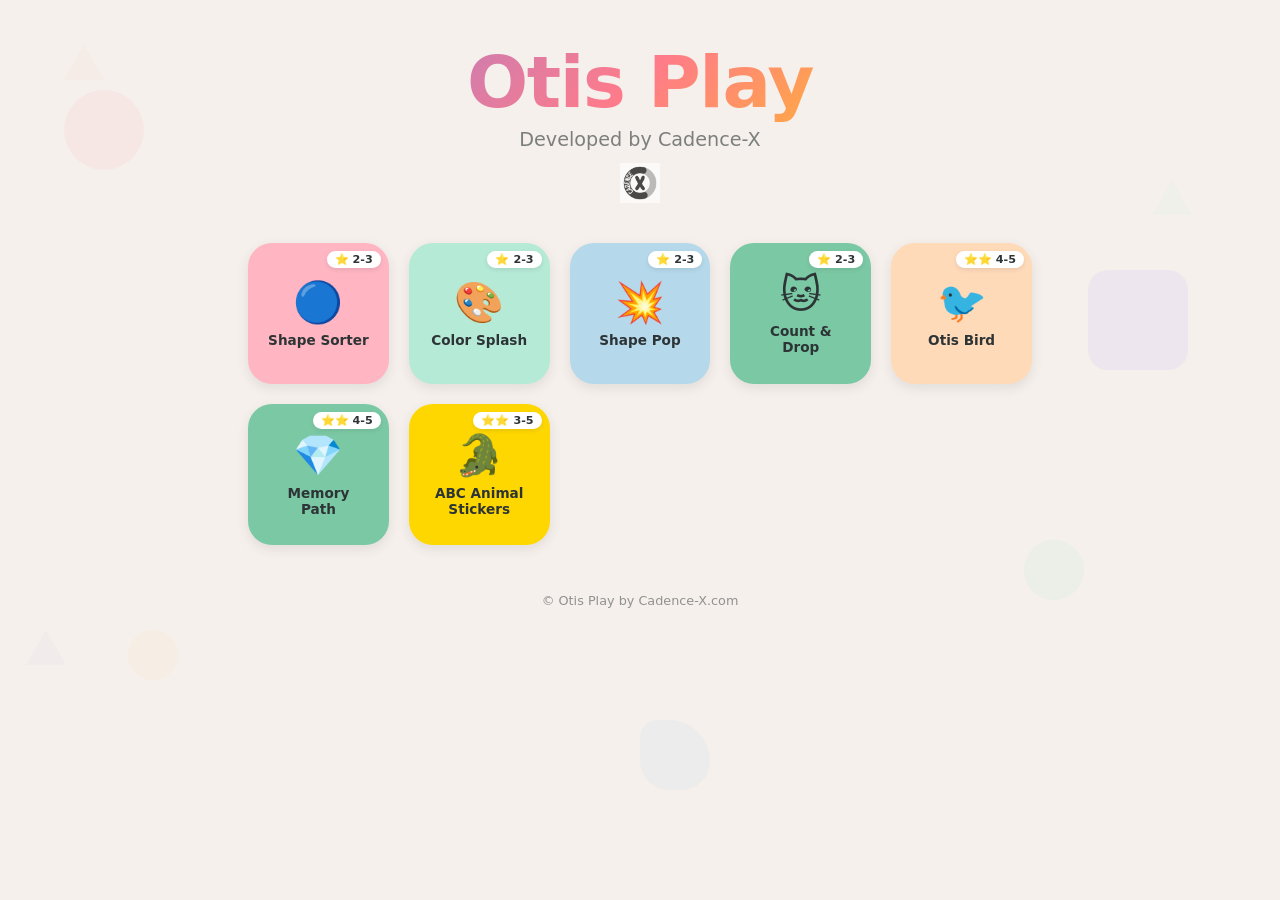
<file: index.html>
<!DOCTYPE html>
<html lang="en">
<head>
  <meta charset="UTF-8">
  <meta name="viewport" content="width=device-width, initial-scale=1.0, user-scalable=no">
  <meta name="description" content="Simple, colorful games made for little kids — no accounts, no clutter.">
  <meta name="classification" content="play">
  <meta name="category" content="Play">
  <meta name="keywords" content="kids play, childrens play, educational, toddler play">
  <script type="application/ld+json">
  {
    "@context": "https://schema.org",
    "@type": "WebSite",
    "name": "Otis Play",
    "url": "https://otisplay.cadence-x.com",
    "description": "A little corner of play made for little kids — simple, colorful, and easy to jump into.",
    "author": {
      "@type": "Person",
      "name": "Anushka"
    },
    "about": {
      "@type": "Thing",
      "description": "Simple, colorful play for young kids. No accounts, no clutter."
    },
    "audience": {
      "@type": "Audience",
      "audienceType": "young children"
    },
    "applicationCategory": "GameApplication",
    "genre": ["Educational", "Casual"],
    "isFamilyFriendly": true,
    "keywords": ["kids play", "childrens play", "educational play", "toddler play"]
  }
  </script>
  <title>Otis Play — by Cadence-X.com</title>
  <link rel="stylesheet" href="styles/main.css">
  <link rel="icon" type="image/png" href="assets/logo_font-Norwester-Lazydog_TransBG.png">
  <style>
    /* Homepage-specific styles */
    .home-wrapper {
      width: 100%; height: 100dvh; overflow-y: auto;
      display: flex; flex-direction: column; align-items: center;
      padding: 40px 16px 60px;
      position: relative;
    }
    /* Floating background shapes */
    .bg-shapes {
      position: fixed; inset: 0; pointer-events: none; overflow: hidden; z-index: 0;
    }
    .bg-shape {
      position: absolute; border-radius: 50%; opacity: 0.15;
      animation: float 4s ease-in-out infinite;
    }
    .bg-shape:nth-child(1) { width: 80px; height: 80px; background: var(--pink); top: 10%; left: 5%; }
    .bg-shape:nth-child(2) { width: 60px; height: 60px; background: var(--mint); top: 60%; left: 80%; animation-delay: -1s; }
    .bg-shape:nth-child(3) { width: 100px; height: 100px; background: var(--lavender); top: 30%; left: 85%; animation-delay: -2s; border-radius: 20%; }
    .bg-shape:nth-child(4) { width: 50px; height: 50px; background: var(--peach); top: 70%; left: 10%; animation-delay: -0.5s; }
    .bg-shape:nth-child(5) { width: 70px; height: 70px; background: var(--sky); top: 80%; left: 50%; animation-delay: -3s; border-radius: 30% 70% 50% 50%; }

    .home-content { position: relative; z-index: 1; width: 100%; max-width: 800px; }

    /* Title section */
    .title-section { text-align: center; margin-bottom: 40px; }
    .title-section h1 {
      font-size: clamp(2.5rem, 8vw, 4.5rem);
      background: linear-gradient(135deg, var(--violet), var(--coral), var(--gold));
      -webkit-background-clip: text; -webkit-text-fill-color: transparent;
      background-clip: text;
      animation: float 3s ease-in-out infinite;
    }
    .title-section .subtitle {
      font-size: clamp(0.9rem, 2.5vw, 1.2rem);
      color: var(--text); opacity: 0.6; margin-top: 4px;
    }
    .title-section .logo-link { display: inline-block; margin-top: 12px; }
    .title-section .title-logo {
      height: clamp(28px, 4vw, 40px);
      opacity: 0.7; transition: opacity 0.2s;
      vertical-align: middle;
    }
    .title-section .title-logo:hover { opacity: 1; }

    /* Portal grid */
    .portal-grid {
      display: grid;
      grid-template-columns: repeat(auto-fit, minmax(140px, 1fr));
      gap: 20px; padding: 0 8px;
    }
    .portal-card {
      aspect-ratio: 1; text-align: center; gap: 6px;
      position: relative;
    }
    .portal-card .icon { font-size: 2.5rem; }
    .portal-card .name { font-size: 0.85rem; font-weight: 700; }
    .portal-card .age-badge {
      position: absolute; top: 8px; right: 8px;
      font-size: 0.7rem; background: white; border-radius: 12px;
      padding: 2px 8px; font-weight: 600; box-shadow: 0 2px 4px var(--shadow);
    }
    .portal-card:nth-child(1) { background: var(--pink); }
    .portal-card:nth-child(2) { background: var(--mint); }
    .portal-card:nth-child(3) { background: var(--sky); }
    .portal-card:nth-child(4) { background: var(--lavender); }
    .portal-card:nth-child(5) { background: var(--peach); }
    .portal-card:nth-child(6) { background: var(--teal); }
    .portal-card:nth-child(7) { background: var(--gold); }

    /* Footer */
    .home-footer {
      margin-top: 48px; text-align: center;
      font-size: 0.8rem; opacity: 0.5; z-index: 1; position: relative;
    }

    /* Floating decorative elements */
    .deco-triangle {
      position: fixed; width: 0; height: 0; pointer-events: none; z-index: 0;
      border-left: 20px solid transparent; border-right: 20px solid transparent;
      border-bottom: 35px solid var(--pink); opacity: 0.08;
      animation: float 5s ease-in-out infinite;
    }
    .deco-triangle:nth-child(2) { top: 15%; left: 8%; border-bottom-color: var(--mint); animation-delay: -1s; }
    .deco-triangle:nth-child(3) { top: 75%; right: 12%; border-bottom-color: var(--lavender); animation-delay: -2s; }

    @media (max-width: 480px) {
      .portal-grid { grid-template-columns: repeat(2, 1fr); gap: 14px; }
      .home-wrapper { padding: 24px 12px 40px; }
    }
  </style>
</head>
<body>
  <!-- Floating background decor -->
  <div class="deco-triangle" style="top:5%;left:5%"></div>
  <div class="deco-triangle" style="top:20%;left:90%"></div>
  <div class="deco-triangle" style="top:70%;left:2%"></div>
  <div class="bg-shapes">
    <div class="bg-shape"></div>
    <div class="bg-shape"></div>
    <div class="bg-shape"></div>
    <div class="bg-shape"></div>
    <div class="bg-shape"></div>
  </div>

  <div class="home-wrapper">
    <div class="home-content">
      <div class="title-section">
        <h1>Otis Play</h1>
        <div class="subtitle">Developed by Cadence-X</div>
        <a href="https://www.cadence-x.com" target="_blank" class="logo-link">
          <img src="assets/logo_font-Norwester-Lazydog_TransBG.png" alt="Cadence-X" class="title-logo">
        </a>
      </div>

      <div class="portal-grid">
        <a href="shape-sorter/index.html" class="portal-card">
          <span class="age-badge">⭐ 2-3</span>
          <span class="icon">🔵</span>
          <span class="name">Shape Sorter</span>
        </a>
        <a href="color-splash/index.html" class="portal-card">
          <span class="age-badge">⭐ 2-3</span>
          <span class="icon">🎨</span>
          <span class="name">Color Splash</span>
        </a>
        <a href="shape-pop/index.html" class="portal-card">
          <span class="age-badge">⭐ 2-3</span>
          <span class="icon">💥</span>
          <span class="name">Shape Pop</span>
        </a>
        <a href="count-drop/index.html" class="portal-card" style="background:var(--teal)">
          <span class="age-badge">⭐ 2-3</span>
          <span class="icon">🐱</span>
          <span class="name">Count &amp; Drop</span>
        </a>
        <a href="otisbird/index.html" class="portal-card">
          <span class="age-badge">⭐⭐ 4-5</span>
          <span class="icon">🐦</span>
          <span class="name">Otis Bird</span>
        </a>
        <a href="memory-path/index.html" class="portal-card">
          <span class="age-badge">⭐⭐ 4-5</span>
          <span class="icon">💎</span>
          <span class="name">Memory Path</span>
        </a>
        <a href="alphabook/index.html" class="portal-card" style="background:var(--gold)">
          <span class="age-badge">⭐⭐ 3-5</span>
          <span class="icon">🐊</span>
          <span class="name">ABC Animal Stickers</span>
        </a>
      </div>

      <div class="home-footer">
        © Otis Play by Cadence-X.com
      </div>
      <div style="text-align:center;margin-top:24px;">
        <script type="text/javascript" src="https://cdnjs.buymeacoffee.com/1.0.0/button.prod.min.js" data-name="bmc-button" data-slug="anushkaj" data-color="#FFDD00" data-emoji="☕" data-font="Cookie" data-text="Buy me a coffee" data-outline-color="#000000" data-font-color="#000000" data-coffee-color="#ffffff"></script>
      </div>
    </div>
  </div>

  <script src="scripts/shared.js"></script>
  <script>
    // Add gentle sound on portal tap
    document.querySelectorAll('.portal-card').forEach(card => {
      card.addEventListener('click', () => {
        try { OtisAudio.playPop(); } catch(e) {}
      });
    });
  </script>
</body>
</html>
</file>
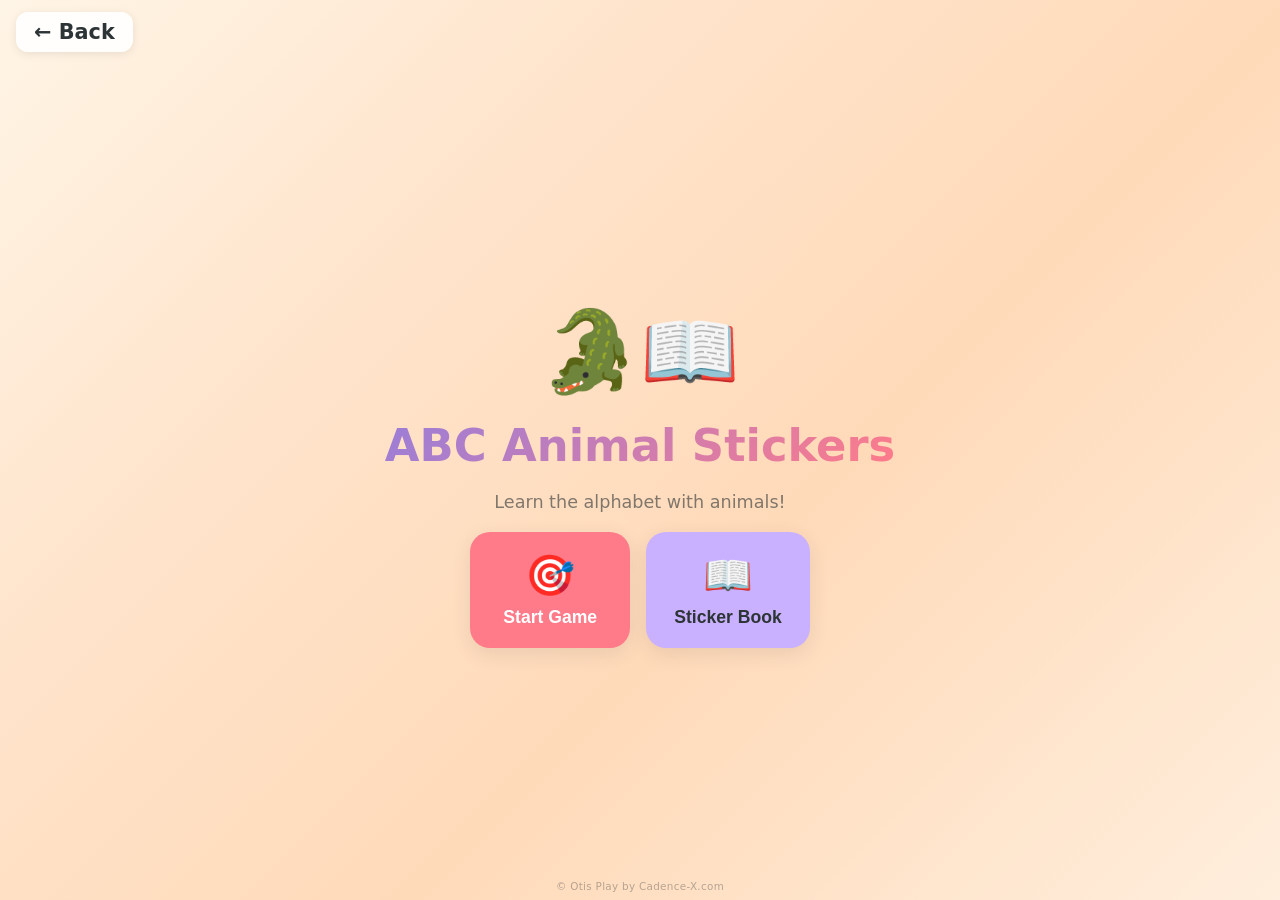
<file: alphabook/index.html>
<!DOCTYPE html>
<html lang="en">
<head>
  <meta charset="UTF-8">
  <meta name="viewport" content="width=device-width, initial-scale=1.0, user-scalable=no">
  <title>ABC Animal Stickers — Otis Play</title>
  <link rel="stylesheet" href="../styles/main.css">
  <link rel="stylesheet" href="styles/game.css">
  <link rel="icon" href="data:image/svg+xml,<svg xmlns='http://www.w3.org/2000/svg' viewBox='0 0 32 32'><text y='28' font-size='28'>🐊</text></svg>">
</head>
<body>
  <div class="ab-wrapper" id="app">
    <div class="game-header">
      <a href="../index.html" class="ab-back-link" onclick="OtisAudio.playPop()">← Back</a>
    </div>

    <div class="ab-view ab-home active" id="viewHome">
      <div class="ab-logo">🐊📖</div>
      <div class="ab-title">ABC Animal Stickers</div>
      <div class="ab-subtitle">Learn the alphabet with animals!</div>
      <div class="ab-home-buttons">
        <button class="ab-home-btn game-btn" onclick="startGame()">
          <span class="ab-btn-icon">🎯</span>
          Start Game
        </button>
        <button class="ab-home-btn book-btn" onclick="showView('book')">
          <span class="ab-btn-icon">📖</span>
          Sticker Book
        </button>
      </div>
    </div>

    <div class="ab-view ab-book" id="viewBook">
      <div class="ab-book-header">
        <button class="ab-book-back" onclick="showView('home')">
          <span class="arrow">←</span> Back
        </button>
        <h2>📖 Sticker Book</h2>
      </div>
      <div class="ab-book-grid" id="bookGrid"></div>
    </div>

    <div class="ab-modal" id="modal">
      <div class="ab-modal-inner">
        <button class="ab-modal-close" onclick="closeModal()">✕</button>
        <div class="ab-modal-letter" id="modalLetter">A</div>
        <div style="position:relative;display:flex;align-items:center;width:100%;justify-content:center;">
          <button class="ab-modal-nav prev" onclick="navAnimal(-1)">‹</button>
          <div class="ab-modal-sticker" id="modalSticker">🐊</div>
          <button class="ab-modal-nav next" onclick="navAnimal(1)">›</button>
        </div>
        <div class="ab-modal-name" id="modalName">Alligator</div>
        <div class="ab-modal-counter" id="modalCounter">1 / 5</div>
        <div class="ab-modal-facts" id="modalFacts"></div>
        <button class="ab-modal-listen" id="modalListen">🔊 Listen</button>
      </div>
    </div>

    <div class="ab-view ab-game" id="viewGame">
      <div class="ab-game-header">
        <button class="ab-game-back" onclick="quitGame()"><span class="arrow">←</span> Quit</button>
        <span class="ab-game-round" id="gameRound">1 / 26</span>
      </div>
      <div class="ab-game-prompt">
        <div class="ab-game-letter" id="gameLetter">A</div>
        <div class="ab-game-arrow">▼</div>
      </div>
      <div class="ab-game-choices" id="gameChoices"></div>
      <div class="ab-game-message" id="gameMessage"></div>
    </div>

    <div class="game-footer"><span>© Otis Play by Cadence-X.com</span></div>
  </div>

  <script src="../scripts/shared.js"></script>
  <script src="js/facts.js"></script>
  <script src="js/animals.js"></script>
  <script src="js/state.js"></script>
  <script src="js/book.js"></script>
  <script src="js/game.js"></script>
  <script src="js/app.js"></script>
</body>
</html>
</file>
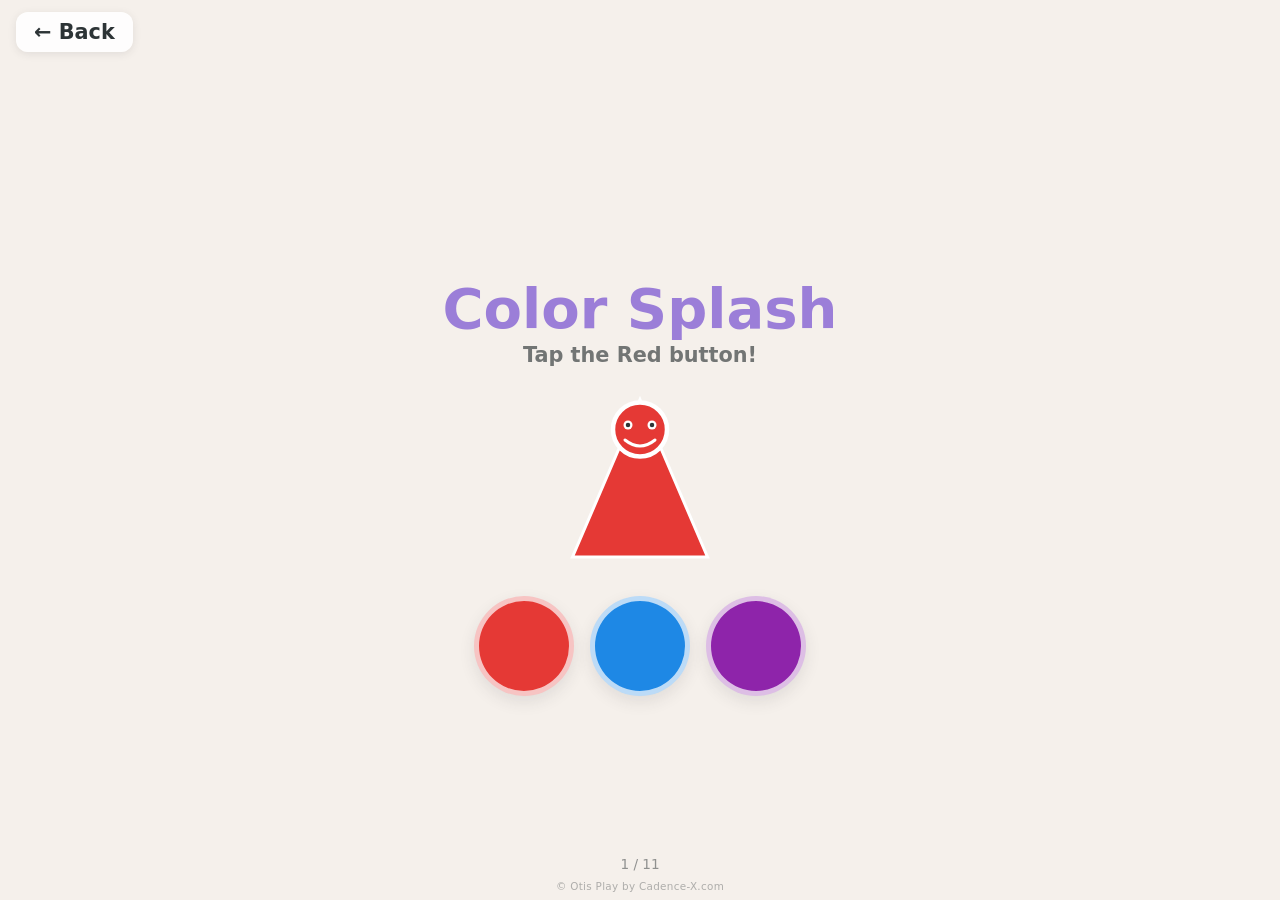
<file: color-splash/index.html>
<!DOCTYPE html>
<html lang="en">
<head>
  <meta charset="UTF-8">
  <meta name="viewport" content="width=device-width, initial-scale=1.0, user-scalable=no">
  <title>Color Splash — Otis Play</title>
  <link rel="stylesheet" href="../styles/main.css">
  <link rel="icon" href="data:image/svg+xml,<svg xmlns='http://www.w3.org/2000/svg' viewBox='0 0 32 32'><circle cx='16' cy='16' r='14' fill='%23FFB5C2'/></svg>">
  <style>
    .color-splash { width: 100%; height: 100dvh; display: flex; flex-direction: column; align-items: center; justify-content: center; background: var(--bg); position: relative; overflow: hidden; padding-top: var(--header-h); }

    .cs-back-link {
      font-size: 1.3rem; text-decoration: none; color: var(--text);
      padding: 8px 18px; border-radius: 12px;
      background: rgba(255,255,255,0.9); box-shadow: 0 2px 8px var(--shadow);
      font-weight: 600; display: inline-flex; align-items: center; gap: 6px;
      transition: var(--transition);
    }
    .cs-back-link:active { transform: scale(0.92); }

    .cs-title-group { text-align: center; padding: 20px 12px 0; }
    .cs-title { font-size: clamp(2.2rem, 7vw, 3.5rem) !important; font-weight: 800; color: var(--violet); margin-bottom: 2px; }

    /* The character */
    .cs-character {
      width: 160px; height: 180px; margin-bottom: 24px;
      position: relative; animation: float 2.5s ease-in-out infinite;
      transition: var(--transition);
      flex-shrink: 0;
    }
    .cs-character.happy { animation: bounce 0.5s ease; }

    .cs-prompt {
      font-size: clamp(1rem, 3vw, 1.3rem); font-weight: 600;
      color: var(--text); opacity: 0.65; margin: 0 0 20px;
      min-height: 1.8rem; animation: fadeIn 0.4s ease;
    }

    .cs-colors {
      display: flex; gap: 16px; flex-wrap: wrap; justify-content: center;
      padding: 0 16px;
      max-width: 100%;
    }
    .cs-color-btn {
      width: 100px; height: 100px; border-radius: 50%;
      border: 5px solid rgba(255,255,255,0.7); cursor: pointer;
      transition: var(--transition); touch-action: manipulation;
      box-shadow: 0 6px 16px var(--shadow);
      flex-shrink: 0;
    }
    .cs-color-btn:active { transform: scale(0.9); }
    .cs-color-btn.wrong { animation: wobble 0.4s ease; }

    .cs-progress {
      position: absolute; bottom: 28px; left: 0; right: 0;
      text-align: center; font-size: 0.85rem; opacity: 0.5;
    }

    @media (max-width: 768px) {
      .cs-character { width: 140px; height: 158px; margin-bottom: 16px; }
      .cs-colors { gap: 12px; }
      .cs-color-btn { width: 90px; height: 90px; }
    }

    @media (max-width: 480px) {
      .cs-character { width: 120px; height: 135px; }
      .cs-color-btn { width: 80px; height: 80px; }
      .cs-prompt { font-size: clamp(1.2rem, 5vw, 1.8rem); }
    }
  </style>
</head>
<body>
  <div class="color-splash">
    <div class="game-header">
      <a href="../index.html" class="cs-back-link">← Back</a>
    </div>

    <div class="cs-title-group">
      <div class="cs-title">Color Splash</div>
      <p class="cs-prompt" id="csPrompt">Tap the right color button!</p>
    </div>

    <!-- Character SVG rendered by JS -->
    <div class="cs-character" id="csCharacter"></div>
    <div class="cs-colors" id="csColors"></div>
    <div class="cs-progress" id="csProgress">1 / 6</div>
    <div class="game-footer"><span>© Otis Play by Cadence-X.com</span></div>
  </div>

  <script src="../scripts/shared.js"></script>
  <script>
    (function() {
      const COLORS = [
        { name: 'Red', hex: '#E53935' },
        { name: 'Blue', hex: '#1E88E5' },
        { name: 'Yellow', hex: '#FDD835' },
        { name: 'Green', hex: '#43A047' },
        { name: 'Orange', hex: '#FB8C00' },
        { name: 'Purple', hex: '#8E24AA' },
        { name: 'Pink', hex: '#EC407A' },
        { name: 'Brown', hex: '#6D4C41' },
        { name: 'Black', hex: '#212121' },
        { name: 'White', hex: '#FFFFFF' },
        { name: 'Grey', hex: '#9E9E9E' }
      ];

      let currentRound = 0;
      let currentColor = null;
      let canTap = true;

      const charEl = document.getElementById('csCharacter');
      const promptEl = document.getElementById('csPrompt');
      const colorsEl = document.getElementById('csColors');
      const progressEl = document.getElementById('csProgress');

      function buildCharacter(color) {
        const r = parseInt(color.hex.slice(1,3), 16);
        const g = parseInt(color.hex.slice(3,5), 16);
        const b = parseInt(color.hex.slice(5,7), 16);
        const luminance = (0.299 * r + 0.587 * g + 0.114 * b) / 255;
        const stroke = luminance > 0.6 ? '#2D3436' : 'white';
        return `<svg viewBox="0 0 100 120" width="100%" height="100%">
          <polygon points="50,5 95,110 5,110" fill="${color.hex}" stroke="${stroke}" stroke-width="2"/>
          <circle cx="50" cy="25" r="18" fill="${color.hex}" stroke="${stroke}" stroke-width="3"/>
          <circle cx="42" cy="22" r="3" fill="white"/>
          <circle cx="58" cy="22" r="3" fill="white"/>
          <circle cx="42" cy="22" r="1.5" fill="#2D3436"/>
          <circle cx="58" cy="22" r="1.5" fill="#2D3436"/>
          <path d="M40 32 Q50 40 60 32" stroke="${stroke}" stroke-width="2" fill="none" stroke-linecap="round"/>
        </svg>`;
      }

      function loadRound() {
        if (currentRound >= COLORS.length) {
          createCelebration(document.body, 'You know all the colors!', '🎨', () => {
            currentRound = 0; loadRound();
          }, () => { window.location.href = '../index.html'; });
          progressEl.textContent = 'Amazing! 🌈';
          return;
        }

        currentColor = COLORS[currentRound];
        canTap = true;
        charEl.innerHTML = buildCharacter(currentColor);
        charEl.classList.remove('happy');
        promptEl.textContent = `Tap the ${currentColor.name} button!`;
        progressEl.textContent = `${currentRound + 1} / ${COLORS.length}`;

        // Build color buttons — 3 options (1 correct + 2 random others)
        const others = shuffleArray(COLORS.filter(c => c.name !== currentColor.name));
        const options = shuffleArray([currentColor, others[0], others[1]]);

        colorsEl.innerHTML = '';
        options.forEach(opt => {
          const btn = document.createElement('button');
          btn.className = 'cs-color-btn';
          btn.style.background = opt.hex;
          btn.dataset.name = opt.name;
          btn.addEventListener('click', () => handleTap(btn, opt));
          colorsEl.appendChild(btn);
        });

        OtisSpeech.speak(`Tap the ${currentColor.name} button`);
      }

      function handleTap(btn, opt) {
        if (!canTap) return;
        if (opt.name === currentColor.name) {
          // Correct!
          canTap = false;
          OtisAudio.playChime();
          charEl.classList.add('happy');
          const rect = btn.getBoundingClientRect();
          OtisParticles.burst(rect.left + rect.width / 2, rect.top + rect.height / 2, currentColor.hex, 20);
          currentRound++;
          setTimeout(loadRound, 1000);
        } else {
          // Wrong
          btn.classList.add('wrong');
          OtisAudio.playWobble();
          setTimeout(() => btn.classList.remove('wrong'), 400);
        }
      }

      loadRound();
    })();
  </script>
</body>
</html>
</file>
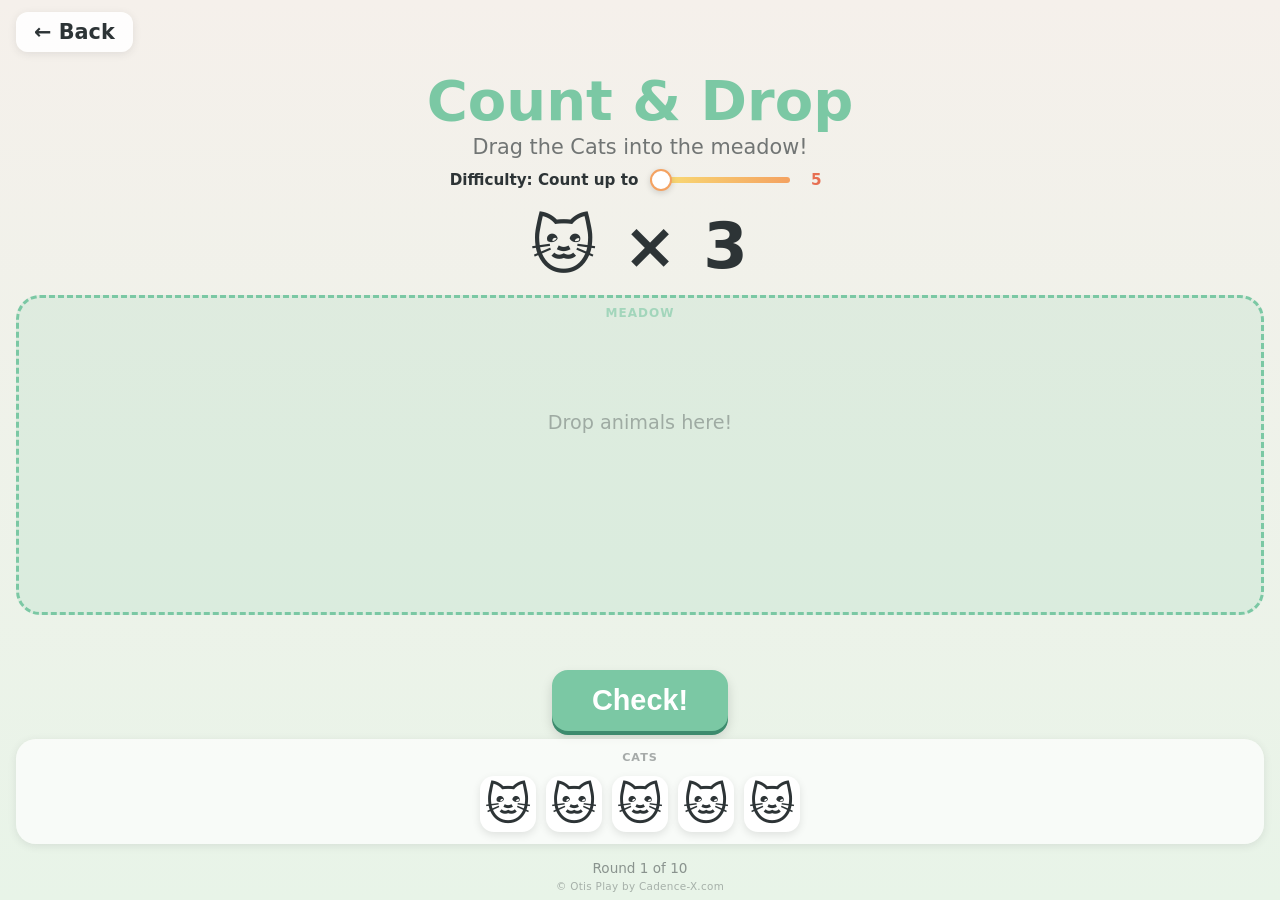
<file: count-drop/index.html>
<!DOCTYPE html>
<html lang="en">
<head>
  <meta charset="UTF-8">
  <meta name="viewport" content="width=device-width, initial-scale=1.0, user-scalable=no">
  <title>Count &amp; Drop — Otis Play</title>
  <link rel="stylesheet" href="../styles/main.css">
  <link rel="icon" href="data:image/svg+xml,<svg xmlns='http://www.w3.org/2000/svg' viewBox='0 0 32 32'><text x='4' y='26' font-size='24'>🐱</text></svg>">
  <style>
    .count-drop { width: 100%; height: 100dvh; display: flex; flex-direction: column; position: relative; background: linear-gradient(180deg, #F5F0EB 0%, #E8F4E8 100%); overflow: hidden; padding-top: var(--header-h); }

    .cd-back-link {
      font-size: 1.3rem; text-decoration: none; color: var(--text);
      padding: 8px 18px; border-radius: 12px;
      background: rgba(255,255,255,0.9); box-shadow: 0 2px 8px var(--shadow);
      font-weight: 600; display: inline-flex; align-items: center; gap: 6px;
      transition: var(--transition);
    }
    .cd-back-link:active { transform: scale(0.92); }

    .cd-title-group { text-align: center; padding: 16px 12px 0; }
    .cd-title { font-size: clamp(2.2rem, 7vw, 3.5rem) !important; font-weight: 800; color: var(--teal); margin-bottom: 2px; }
    .cd-subtitle { font-size: clamp(1rem, 3vw, 1.3rem); color: var(--text); opacity: 0.65; margin: 0; }

    .cd-target {
      text-align: center; padding: 8px 12px 4px;
      font-size: clamp(2.5rem, 8vw, 4rem); font-weight: 800;
      color: var(--text); letter-spacing: 2px; min-height: 3.5rem;
    }
    .cd-target .cd-target-emoji { font-size: clamp(1.8rem, 5vw, 3rem); }

    .cd-play-area { flex: 1; display: flex; flex-direction: column; padding: 8px 16px; position: relative; }

    .cd-meadow {
      flex: 1; display: flex; flex-direction: column; align-items: center; justify-content: center;
      background: rgba(123, 200, 164, 0.15); border: 3px dashed var(--teal);
      border-radius: 24px; margin-bottom: 12px; position: relative;
      transition: var(--transition); min-height: 120px;
    }
    .cd-meadow.hover { background: rgba(123, 200, 164, 0.25); border-color: var(--teal); transform: scale(1.01); }

    .cd-meadow-label {
      position: absolute; top: 8px; font-size: 0.75rem; font-weight: 600;
      color: var(--teal); opacity: 0.6; text-transform: uppercase; letter-spacing: 1px;
    }
    .cd-meadow-empty {
      font-size: clamp(1rem, 3vw, 1.2rem); color: var(--text); opacity: 0.35;
    }

    .cd-placed {
      display: flex; flex-wrap: wrap; align-content: center; justify-content: center;
      gap: 8px; padding: 32px 12px; max-width: 90%;
    }
    .cd-placed-item {
      font-size: clamp(1.6rem, 5vw, 2.8rem); cursor: pointer;
      transition: transform 0.15s; touch-action: manipulation;
      animation: bounce 0.3s ease;
      width: 52px; height: 52px; display: flex; align-items: center; justify-content: center;
      background: rgba(255,255,255,0.5); border-radius: 12px;
    }
    .cd-placed-item:active { transform: scale(0.85); }

    .cd-tray {
      display: flex; flex-wrap: wrap; align-items: center; justify-content: center;
      gap: 10px; padding: 12px 16px;
      background: rgba(255,255,255,0.7); border-radius: 20px;
      min-height: 72px; box-shadow: 0 2px 8px var(--shadow);
    }
    .cd-tray-label {
      width: 100%; text-align: center; font-size: 0.7rem;
      font-weight: 600; color: var(--text); opacity: 0.4;
      text-transform: uppercase; letter-spacing: 1px; margin-bottom: 2px;
    }

    .cd-animal {
      font-size: clamp(1.8rem, 5vw, 2.8rem); cursor: grab; touch-action: none;
      width: 56px; height: 56px; display: flex; align-items: center; justify-content: center;
      transition: transform 0.2s, box-shadow 0.3s; z-index: 10;
      background: white; border-radius: 14px;
      box-shadow: 0 3px 8px rgba(0,0,0,0.1); flex-shrink: 0;
    }
    .cd-animal:active { cursor: grabbing; transform: scale(1.1); box-shadow: 0 6px 14px rgba(0,0,0,0.2); }
    .cd-animal.dragging { z-index: 100; opacity: 0.9; transform: scale(1.3); box-shadow: 0 10px 24px rgba(0,0,0,0.25); }
    .cd-animal.hidden { visibility: hidden; pointer-events: none; }

    .cd-difficulty {
      display: flex; align-items: center; justify-content: center; gap: 12px;
      padding: 12px 16px; font-size: 0.95rem; color: var(--text);
    }
    .cd-difficulty label { font-weight: 600; white-space: nowrap; }
    .cd-difficulty input[type="range"] {
      width: 140px; height: 6px; border-radius: 3px; appearance: none;
      background: linear-gradient(to right, #F9E076, #F4A261);
      outline: none; cursor: pointer;
    }
    .cd-difficulty input[type="range"]::-webkit-slider-thumb {
      appearance: none; width: 22px; height: 22px; border-radius: 50%;
      background: white; border: 2px solid #F4A261; cursor: pointer;
      box-shadow: 0 2px 6px rgba(0,0,0,0.15);
    }
    .cd-difficulty input[type="range"]::-moz-range-thumb {
      width: 22px; height: 22px; border-radius: 50%;
      background: white; border: 2px solid #F4A261; cursor: pointer;
    }
    .cd-diff-value { font-weight: 700; color: #E76F51; min-width: 28px; text-align: center; }

    .cd-check-btn {
      display: block; margin: 8px auto; padding: 14px 40px;
      font-size: clamp(1.2rem, 4vw, 1.8rem); font-weight: 800;
      background: var(--teal); color: white; border: none;
      border-radius: 16px; cursor: pointer;
      box-shadow: 0 4px 0 #3d8b6e, 0 6px 12px rgba(0,0,0,0.15);
      transition: transform 0.1s, box-shadow 0.1s;
      touch-action: manipulation;
    }
    .cd-check-btn:active { transform: translateY(4px); box-shadow: 0 2px 0 #3d8b6e, 0 4px 8px rgba(0,0,0,0.15); }
    .cd-check-btn:disabled { opacity: 0.5; transform: translateY(2px); box-shadow: 0 2px 0 #3d8b6e; pointer-events: none; }

    .cd-feedback {
      text-align: center; font-size: clamp(1.1rem, 4vw, 1.4rem);
      font-weight: 700; padding: 6px 16px; min-height: 2.2rem;
      transition: opacity 0.3s;
    }
    .cd-feedback.success { color: #2d8a4e; }
    .cd-feedback.error { color: #d1453b; }

    .cd-round {
      text-align: center; padding: 8px 8px 24px;
      font-size: 0.85rem; color: var(--text); opacity: 0.5;
    }

    @media (max-width: 480px) {
      .cd-animal { width: 48px; height: 48px; font-size: clamp(1.5rem, 5vw, 2.2rem); }
      .cd-placed-item { width: 44px; height: 44px; font-size: clamp(1.4rem, 5vw, 2.2rem); }
      .cd-tray { gap: 8px; padding: 8px 12px; }
      .cd-play-area { padding: 6px 12px; }
    }

    @media (max-width: 360px) {
      .cd-animal { width: 42px; height: 42px; font-size: clamp(1.2rem, 4vw, 1.8rem); }
      .cd-placed-item { width: 38px; height: 38px; font-size: clamp(1.1rem, 4vw, 1.6rem); }
      .cd-tray { gap: 6px; padding: 6px 10px; min-height: 60px; }
    }
  </style>
</head>
<body>
  <div class="count-drop">
    <div class="game-header">
      <a href="../index.html" class="cd-back-link">← Back</a>
    </div>

    <div class="cd-title-group">
      <div class="cd-title">Count &amp; Drop</div>
      <p class="cd-subtitle">Drag the Cats into the meadow!</p>
    </div>

    <div class="cd-difficulty">
      <label for="cdMaxSlider">Difficulty: Count up to</label>
      <input type="range" id="cdMaxSlider" min="5" max="10" value="5" step="1">
      <span class="cd-diff-value" id="cdDiffValue">5</span>
    </div>

    <div class="cd-target" id="cdTarget">🐱 × 3</div>

    <div class="cd-play-area">
      <div class="cd-meadow" id="cdMeadow">
        <span class="cd-meadow-label">Meadow</span>
        <span class="cd-meadow-empty" id="cdMeadowEmpty">Drop animals here!</span>
        <div class="cd-placed" id="cdPlaced"></div>
      </div>
      <div class="cd-feedback" id="cdFeedback"></div>
      <button class="cd-check-btn" id="cdCheckBtn">Check!</button>
      <div class="cd-tray" id="cdTray">
        <span class="cd-tray-label">Animals</span>
      </div>
    </div>

    <div class="cd-round" id="cdRound">Round 1 of 8</div>

    <div class="game-footer"><span>© Otis Play by Cadence-X.com</span></div>
  </div>

  <script src="../scripts/shared.js"></script>
  <script>
    (function() {
      const ANIMALS = ['🐱', '🐶', '🐰', '🐼', '🐸', '🐵', '🐷', '🦊'];
      const ANIMAL_NAMES = { '🐱': 'Cats', '🐶': 'Dogs', '🐰': 'Bunnies', '🐼': 'Pandas', '🐸': 'Frogs', '🐵': 'Monkeys', '🐷': 'Pigs', '🦊': 'Foxes' };
      const TOTAL_ROUNDS = 10;
      let maxCount = 5;
      let rounds = [];
      let round = 0;
      let currentAnimal = '';
      let currentTarget = 0;
      let placedCount = 0;
      let dragState = null;

      const targetEl = document.getElementById('cdTarget');
      const meadowEl = document.getElementById('cdMeadow');
      const placedEl = document.getElementById('cdPlaced');

      const meadowEmptyEl = document.getElementById('cdMeadowEmpty');
      const trayEl = document.getElementById('cdTray');
      const roundEl = document.getElementById('cdRound');
      const subtitleEl = document.querySelector('.cd-subtitle');
      const maxSlider = document.getElementById('cdMaxSlider');
      const diffValue = document.getElementById('cdDiffValue');

      function generateRounds() {
        const nums = [];
        for (let i = 1; i <= maxCount; i++) nums.push(i);
        while (nums.length < TOTAL_ROUNDS) {
          nums.push(Math.floor(Math.random() * maxCount) + 1);
        }
        rounds = shuffleArray(nums).map(t => ({ target: t }));
        round = 0;
      }

      let submitted = false;
      const feedbackEl = document.getElementById('cdFeedback');
      const checkBtn = document.getElementById('cdCheckBtn');

      function clearFeedback() {
        feedbackEl.textContent = '';
        feedbackEl.className = 'cd-feedback';
      }

      function showFeedback(msg, type) {
        feedbackEl.textContent = msg;
        feedbackEl.className = 'cd-feedback ' + type;
      }

      function loadRound() {
        if (round >= rounds.length) {
          createCelebration(document.body, 'You counted them all!', '🌟', () => {
            round = 0; generateRounds(); loadRound();
          }, () => { window.location.href = '../index.html'; });
          roundEl.textContent = 'All done! 🎉';
          return;
        }

        currentTarget = rounds[round].target;
        currentAnimal = ANIMALS[round % ANIMALS.length];
        placedCount = 0;
        submitted = false;
        checkBtn.disabled = false;
        clearFeedback();

        targetEl.textContent = `${currentAnimal} × ${currentTarget}`;
        roundEl.textContent = `Round ${round + 1} of ${rounds.length}`;
        subtitleEl.textContent = `Drag the ${ANIMAL_NAMES[currentAnimal]} into the meadow!`;
        updateMeadow();
      }

      function updateMeadow() {
        clearFeedback();
        placedEl.innerHTML = '';
        for (let i = 0; i < placedCount; i++) {
          const item = document.createElement('div');
          item.className = 'cd-placed-item';
          item.textContent = currentAnimal;
          item.dataset.index = i;
          item.addEventListener('click', () => {
            // Remove from meadow, return to tray
            placedCount--;
            updateMeadow();
            updateTrayAvailability();
            OtisAudio.playPop();
          });
          placedEl.appendChild(item);
        }
        meadowEmptyEl.style.display = placedCount === 0 ? 'block' : 'none';
        updateTrayAvailability();
      }

      function updateTrayAvailability() {
        const available = maxCount - placedCount;
        trayEl.innerHTML = `<span class="cd-tray-label">${ANIMAL_NAMES[currentAnimal]}</span>`;
        for (let i = 0; i < available; i++) {
          const el = document.createElement('div');
          el.className = 'cd-animal';
          el.textContent = currentAnimal;
          trayEl.appendChild(el);
          el.addEventListener('pointerdown', (e) => {
            if (submitted) return;
            e.preventDefault();
            el.classList.add('dragging');
            const rect = el.getBoundingClientRect();
            dragState = {
              el, offsetX: e.clientX - rect.left, offsetY: e.clientY - rect.top,
              startX: rect.left, startY: rect.top, inMeadow: false,
            };
            el.style.position = 'fixed';
            el.style.left = `${rect.left}px`;
            el.style.top = `${rect.top}px`;
            el.style.width = `${rect.width}px`;
            el.style.height = `${rect.height}px`;
          });
        }
      }

      function onPointerMove(e) {
        if (!dragState) return;
        dragState.el.style.left = `${e.clientX - dragState.offsetX}px`;
        dragState.el.style.top = `${e.clientY - dragState.offsetY}px`;

        const r = meadowEl.getBoundingClientRect();
        const overMeadow = e.clientX >= r.left && e.clientX <= r.right && e.clientY >= r.top && e.clientY <= r.bottom;
        meadowEl.classList.toggle('hover', overMeadow);
        dragState.inMeadow = overMeadow;
      }

      function onPointerUp(e) {
        if (!dragState) return;
        dragState.el.classList.remove('dragging');

        if (dragState.inMeadow && placedCount < maxCount) {
          // Drop in meadow
          dragState.el.remove();
          placedCount++;
          updateMeadow();
          OtisAudio.playChime();
          OtisParticles.burst(e.clientX, e.clientY, '#7BC8A4', 12);
        } else {
          // Return to tray — reset position
          dragState.el.style.position = '';
          dragState.el.style.left = '';
          dragState.el.style.top = '';
          dragState.el.style.width = '';
          dragState.el.style.height = '';
        }

        meadowEl.classList.remove('hover');
        dragState = null;
      }

      document.addEventListener('pointermove', onPointerMove);
      document.addEventListener('pointerup', onPointerUp);

      checkBtn.addEventListener('click', () => {
        if (submitted) return;
        if (placedCount === currentTarget) {
          submitted = true;
          checkBtn.disabled = true;
          showFeedback('Correct! 🎉', 'success');
          OtisAudio.playFanfare();
          setTimeout(() => {
            round++;
            loadRound();
          }, 1200);
        } else if (placedCount < currentTarget) {
          showFeedback(`Too few! Add ${currentTarget - placedCount} more`, 'error');
          OtisAudio.playPop();
        } else {
          showFeedback(`Too many! Tap ${placedCount - currentTarget} to send back`, 'error');
          OtisAudio.playPop();
        }
      });

      generateRounds();
      loadRound();

      maxSlider.addEventListener('input', () => {
        maxCount = parseInt(maxSlider.value);
        diffValue.textContent = maxCount;
        generateRounds();
        loadRound();
      });
    })();
  </script>
</body>
</html>
</file>
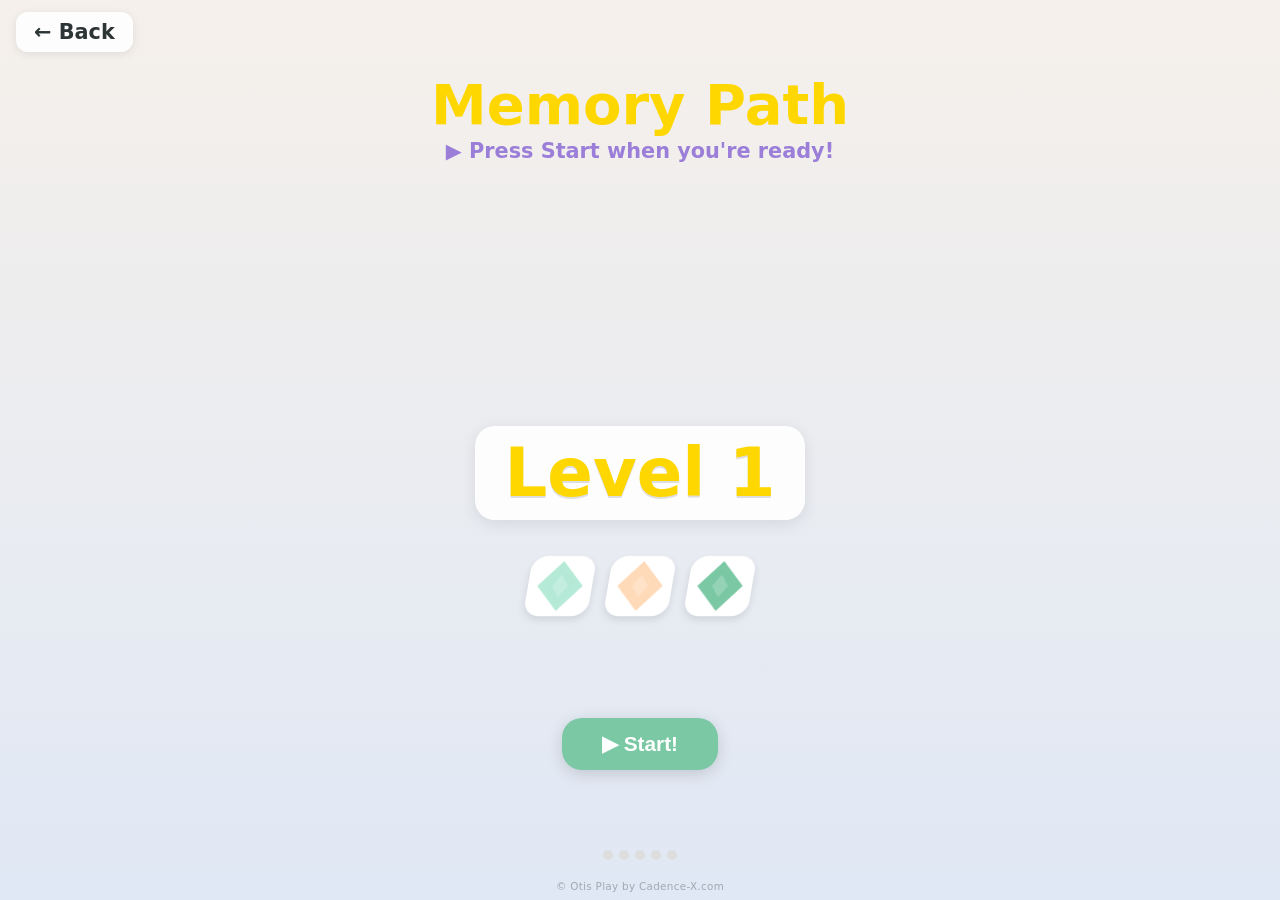
<file: memory-path/index.html>
<!DOCTYPE html>
<html lang="en">
<head>
  <meta charset="UTF-8">
  <meta name="viewport" content="width=device-width, initial-scale=1.0, user-scalable=no">
  <title>Memory Path — Otis Play</title>
  <link rel="stylesheet" href="../styles/main.css">
  <link rel="icon" href="data:image/svg+xml,<svg xmlns='http://www.w3.org/2000/svg' viewBox='0 0 32 32'><polygon points='16,2 30,16 16,30 2,16' fill='%23FFD700'/></svg>">
  <style>
    .memory-path { width: 100%; height: 100dvh; display: flex; flex-direction: column; align-items: center; background: linear-gradient(180deg, #F5F0EB 0%, #E0E8F5 100%); position: relative; overflow: hidden; padding-top: var(--header-h); }

    .mp-back-link {
      font-size: 1.3rem; text-decoration: none; color: var(--text);
      padding: 8px 18px; border-radius: 12px;
      background: rgba(255,255,255,0.9); box-shadow: 0 2px 8px var(--shadow);
      font-weight: 600; display: inline-flex; align-items: center; gap: 6px;
      transition: var(--transition);
    }
    .mp-back-link:active { transform: scale(0.92); }

    .mp-title-group { text-align: center; padding: 20px 12px 0; }
    .mp-title { font-size: clamp(2.2rem, 7vw, 3.5rem) !important; font-weight: 800; color: var(--gold); margin-bottom: 2px; }

    .mp-info { text-align: center; }
    .mp-level {
      font-size: clamp(2.4rem, 8vw, 4.2rem); font-weight: 800;
      color: var(--gold); text-shadow: 0 2px 0 rgba(0,0,0,0.12);
      background: rgba(255,255,255,0.92); padding: 8px 30px;
      border-radius: 20px; box-shadow: 0 4px 14px var(--shadow);
      margin-bottom: 14px; animation: fadeIn 0.3s ease;
    }
    .mp-phase {
      font-size: clamp(1rem, 3vw, 1.3rem); font-weight: 600;
      color: var(--violet); margin-top: 0; animation: fadeIn 0.3s ease;
    }

    /* Isometric path area */
    .mp-path {
      flex: 1; display: flex; flex-direction: column; align-items: center;
      justify-content: center; width: 100%; position: relative;
    }

    .mp-gems-container {
      display: flex; gap: 16px; align-items: center;
      transform: skewX(-10deg) rotateX(20deg);
      padding: 20px;
    }
    .mp-gem {
      width: 64px; height: 64px; border-radius: 16px;
      cursor: pointer; touch-action: manipulation;
      transition: var(--transition); position: relative;
      box-shadow: 0 4px 8px rgba(0,0,0,0.1);
    }
    .mp-gem:active { transform: scale(0.9) !important; }

    .mp-gem.lit {
      box-shadow: 0 0 20px rgba(255, 215, 0, 0.8), 0 0 40px rgba(255, 215, 0, 0.4);
      animation: glow 0.8s ease;
    }
    .mp-gem.lit::after {
      content: ''; position: absolute; inset: -4px;
      border-radius: 20px;
      background: rgba(255, 215, 0, 0.2);
      animation: fadeIn 0.3s ease;
    }
    .mp-gem.wrong { animation: wobble 0.4s ease; }
    .mp-gem.correct-tap { transform: scale(0.85); }

    .mp-gem-svg { width: 100%; height: 100%; }

    .mp-gem-arrow {
      position: absolute; bottom: -30px; left: 50%;
      transform: translateX(-50%); font-size: 22px;
      opacity: 0; transition: opacity 0.2s;
      pointer-events: none; z-index: 5; line-height: 1; white-space: nowrap;
    }
    .mp-gem.lit .mp-gem-arrow { opacity: 1; }

    .mp-start-btn {
      position: absolute; bottom: 130px;
      padding: 14px 40px; border: none; border-radius: 20px;
      background: var(--teal); color: white; font-weight: 700; cursor: pointer;
      font-size: 1.3rem; transition: var(--transition); touch-action: manipulation;
      box-shadow: 0 4px 16px rgba(0,0,0,0.15);
      display: none; z-index: 10;
    }
    .mp-start-btn:active { transform: scale(0.92); }
    .mp-start-btn.visible { display: block; animation: bounce 0.5s ease; }

    .mp-replay-btn {
      position: absolute; bottom: 80px;
      padding: 12px 24px; border: none; border-radius: 16px;
      background: var(--coral); color: white; font-weight: 600; cursor: pointer;
      font-size: 1rem; transition: var(--transition); touch-action: manipulation;
      display: none;
    }
    .mp-replay-btn:active { transform: scale(0.92); }
    .mp-replay-btn.visible { display: block; animation: fadeIn 0.3s ease; }

    .mp-progress-dots {
      position: absolute; bottom: 40px; display: flex; gap: 6px;
    }
    .mp-dot { width: 10px; height: 10px; border-radius: 50%; background: #DDD; transition: var(--transition); }
    .mp-dot.done { background: var(--teal); }

    @media (max-width: 480px) {
      .mp-gem { width: 48px; height: 48px; }
      .mp-gems-container { gap: 10px; }
    }
  </style>
</head>
<body>
  <div class="memory-path">
    <div class="game-header">
      <a href="../index.html" class="mp-back-link">← Back</a>
    </div>
    <div class="mp-title-group">
      <div class="mp-title">Memory Path</div>
      <div class="mp-info">
        <div class="mp-phase" id="mpPhase">▶ Press Start when you're ready!</div>
      </div>
    </div>
    <div class="mp-path" id="mpPath"></div>
    <button class="mp-start-btn" id="mpStart">▶ Start!</button>
    <button class="mp-replay-btn" id="mpReplay">🔁 Watch Again</button>
    <div class="mp-progress-dots" id="mpDots"></div>
    <div class="game-footer"><span>© Otis Play by Cadence-X.com</span></div>
  </div>

  <script src="../scripts/shared.js"></script>
  <script>
    (function() {
      const GEM_COLORS = ['#FFB5C2', '#B5EAD7', '#C9B1FF', '#FFDAB9', '#B5D8EB', '#FF7B89', '#7BC8A4'];
      const LEVELS = [
        { gemCount: 3, seqLength: 3 },
        { gemCount: 3, seqLength: 3 },
        { gemCount: 4, seqLength: 4 },
        { gemCount: 4, seqLength: 4 },
        { gemCount: 5, seqLength: 5 },
      ];

      let level = 0;
      let sequence = [];
      let playerSeq = [];
      let isShowing = false;
      let canTap = false;
      let gemElements = [];

      const pathEl = document.getElementById('mpPath');
      let levelEl = document.getElementById('mpLevel');
      const phaseEl = document.getElementById('mpPhase');
      const replayBtn = document.getElementById('mpReplay');
      const startBtn = document.getElementById('mpStart');
      const dotsEl = document.getElementById('mpDots');

      function gemSVG(color) {
        // Diamond-shaped gem
        return `<svg viewBox="0 0 64 64" class="mp-gem-svg">
          <polygon points="32,4 56,32 32,60 8,32" fill="${color}" stroke="white" stroke-width="2"/>
          <polygon points="32,12 48,32 32,52 16,32" fill="${color}" opacity="0.6"/>
          <polygon points="32,20 40,32 32,44 24,32" fill="white" opacity="0.2"/>
        </svg>`;
      }

      function loadLevel() {
        if (level >= LEVELS.length) {
          createCelebration(document.body, 'Amazing memory!', '🧠',
            () => {
              level = 0; loadLevel();
            },
            () => { window.location.href = '../index.html'; }
          );
          levelEl.textContent = 'All done! 🎉';
          return;
        }

        const lvl = LEVELS[level];
        phaseEl.textContent = '👀 Watch the gems light up in order!';
        replayBtn.classList.remove('visible');
        pathEl.innerHTML = '';
        dotsEl.innerHTML = '';
        gemElements = [];
        playerSeq = [];
        canTap = false;

        // Level badge (big, above the gems)
        const levelBadge = document.createElement('div');
        levelBadge.className = 'mp-level';
        levelBadge.id = 'mpLevel';
        levelBadge.textContent = `Level ${level + 1}`;
        pathEl.appendChild(levelBadge);
        levelEl = levelBadge;

        // Progress dots
        for (let i = 0; i < LEVELS.length; i++) {
          const dot = document.createElement('div');
          dot.className = 'mp-dot' + (i < level ? ' done' : '');
          dotsEl.appendChild(dot);
        }

        // Create gems
        const colors = shuffleArray(GEM_COLORS).slice(0, lvl.gemCount);
        const container = document.createElement('div');
        container.className = 'mp-gems-container';

        colors.forEach((color, idx) => {
          const gem = document.createElement('div');
          gem.className = 'mp-gem';
          gem.dataset.idx = idx;
          gem.innerHTML = gemSVG(color);
          gem.style.background = 'white';
          gem.style.borderRadius = '16px';
          const arrow = document.createElement('span');
          arrow.className = 'mp-gem-arrow';
          arrow.textContent = '👆';
          gem.appendChild(arrow);
          gem.addEventListener('click', () => handleGemTap(idx));
          container.appendChild(gem);
          gemElements.push(gem);
        });

        pathEl.appendChild(container);

        // Generate sequence (no consecutive repeats, but same gem can appear again later)
        sequence = [];
        for (let i = 0; i < lvl.seqLength; i++) {
          let next;
          do {
            next = Math.floor(Math.random() * lvl.gemCount);
          } while (i > 0 && next === sequence[i - 1]);
          sequence.push(next);
        }

        // Wait for the child to press start
        phaseEl.textContent = '▶ Press Start when you\'re ready!';
        startBtn.classList.add('visible');
      }

      function showSequence() {
        isShowing = true;
        canTap = false;
        phaseEl.textContent = '👀 Watch the gems light up in order!';
        replayBtn.classList.remove('visible');
        startBtn.classList.remove('visible');

        let i = 0;
        const interval = setInterval(() => {
          if (i > 0) {
            gemElements[sequence[i - 1]].classList.remove('lit');
            gemElements[sequence[i - 1]].style.transform = '';
          }
          if (i >= sequence.length) {
            clearInterval(interval);
            isShowing = false;
            phaseEl.textContent = '✨ Your turn — tap the gems in the same order!';
            canTap = true;
            playerSeq = [];
            return;
          }
          gemElements[sequence[i]].classList.add('lit');
          gemElements[sequence[i]].style.transform = 'scale(1.1)';
          const currentIdx = sequence[i];
          const arrow = gemElements[currentIdx].querySelector('.mp-gem-arrow');
          if (arrow) arrow.textContent = '👆';
          OtisAudio.playChime();
          i++;
        }, 700);
      }

      function handleGemTap(idx) {
        if (!canTap || isShowing) return;

        gemElements[idx].classList.add('correct-tap');
        OtisAudio.playPop();
        setTimeout(() => gemElements[idx].classList.remove('correct-tap'), 150);

        playerSeq.push(idx);
        const pos = playerSeq.length - 1;

        if (playerSeq[pos] !== sequence[pos]) {
          // Wrong!
          canTap = false;
          gemElements[idx].classList.add('wrong');
          OtisAudio.playWobble();
          phaseEl.textContent = '🤔 Not quite — watch again and try!';
          replayBtn.classList.add('visible');
          setTimeout(() => gemElements[idx].classList.remove('wrong'), 500);
          return;
        }

        if (playerSeq.length === sequence.length) {
          // Complete!
          canTap = false;
          phaseEl.textContent = '✅ You got it — great job!';
          OtisAudio.playFanfare();
          sequence.forEach((gemIdx, i) => {
            setTimeout(() => {
              const rect = gemElements[gemIdx].getBoundingClientRect();
              OtisParticles.burst(rect.left + 32, rect.top + 32, GEM_COLORS[i % GEM_COLORS.length], 10);
            }, i * 100);
          });
          level++;
          setTimeout(loadLevel, 1500);
        }
      }

      replayBtn.addEventListener('click', showSequence);
      startBtn.addEventListener('click', () => {
        startBtn.classList.remove('visible');
        showSequence();
      });

      loadLevel();
    })();
  </script>
</body>
</html>
</file>
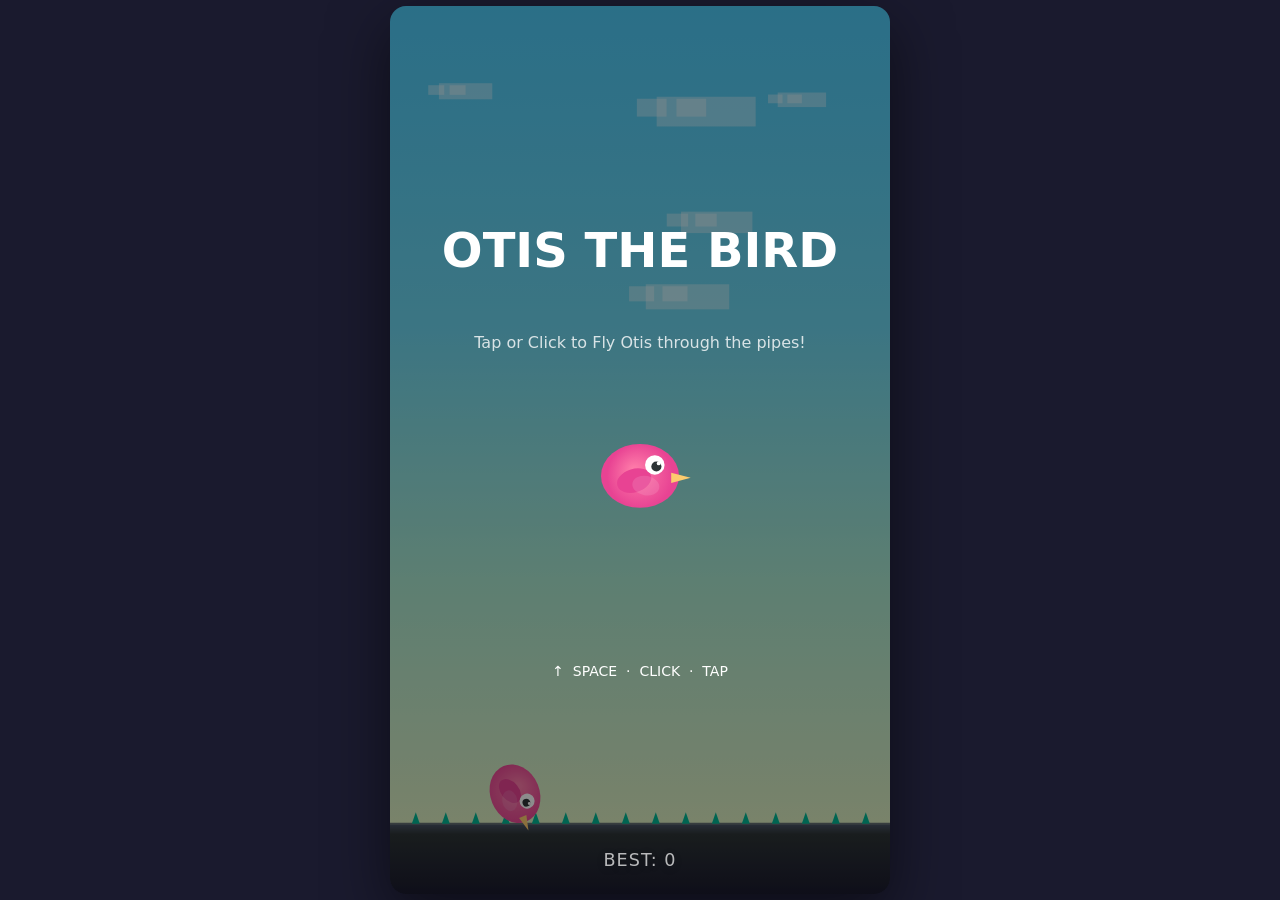
<file: otisbird/index.html>
<!DOCTYPE html>
<!-- saved from url=(0075)file:///C:/Users/venom/My%20Drive/AI%20Projects/FlappyBird_Clone/index.html -->
<html lang="en"><head><meta http-equiv="Content-Type" content="text/html; charset=UTF-8">
    
    <meta name="viewport" content="width=device-width, initial-scale=1.0, user-scalable=no, maximum-scale=1.0, viewport-fit=cover">
    <title>Otis The Bird — A Cadence-X Bird Game</title>
    <style>
        * { margin: 0; padding: 0; box-sizing: border-box; }
        body {
            background: #1a1a2e;
            display: flex;
            justify-content: center;
            align-items: center;
            height: 100dvh; height: 100svh;
            overflow: hidden;
            font-family: 'Segoe UI', system-ui, -apple-system, sans-serif;
            touch-action: none;
            -webkit-user-select: none;
            user-select: none;
        }
        #gameContainer {
            position: relative;
            width: 100%;
            max-width: 500px;
            aspect-ratio: 9 / 16;
            border-radius: 16px;
            overflow: hidden;
            box-shadow: 0 20px 60px rgba(0,0,0,0.5);
        }
        canvas {
            display: block;
            width: 100% !important;
            height: 100% !important;
            touch-action: none;
        }
        #ui-overlay {
            position: absolute;
            top: 0; left: 0; right: 0; bottom: 0;
            pointer-events: none;
            display: flex;
            flex-direction: column;
            justify-content: space-between;
            padding: 16px;
        }
        #score-display {
            text-align: center;
            color: white;
            font-size: clamp(2rem, 8vw, 4rem);
            font-weight: 800;
            text-shadow: 0 4px 12px rgba(0,0,0,0.3);
            letter-spacing: 2px;
            margin-top: 8px;
            pointer-events: none;
            opacity: 0;
        }
        #score-display.show {
            opacity: 1;
        }
        #high-score {
            text-align: center;
            color: rgba(255,255,255,0.7);
            font-size: clamp(0.8rem, 3vw, 1.1rem);
            font-weight: 500;
            text-shadow: 0 2px 8px rgba(0,0,0,0.2);
            letter-spacing: 1px;
            pointer-events: none;
            margin-bottom: 8px;
        }
    </style>
</head>
<body>
    <div id="gameContainer">
        <canvas id="gameCanvas" width="500" height="888" style="width: 500px; height: 888.875px;"></canvas>
        <div id="ui-overlay">
            <div id="score-display" class="show">1</div>
            <div id="high-score">BEST: 12</div>
        </div>
    </div>

    <script>
        // ─── Canvas Setup ───────────────────────────────────────────────────
        const canvas = document.getElementById('gameCanvas');
        const ctx = canvas.getContext('2d');
        const scoreEl = document.getElementById('score-display');
        const highScoreEl = document.getElementById('high-score');
        const container = document.getElementById('gameContainer');

        // ─── Colors ─────────────────────────────────────────────────────────
        const C = {
            skyTop: '#4dc9f6', skyBot: '#dcedc1',
            gnd0: '#4a5568', gnd1: '#2d3436', gnd2: '#1a1a2e',
            gndLine: '#636e72', grass: '#00b894',
            p0: '#55efc4', p1: '#00b894', p2: '#00a381', rim: '#00cec9',
            b0: '#fd79a8', b1: '#e84393',
            beak: '#fdcb6e', eye: '#2d3436', white: '#ffffff',
            overlay: 'rgba(0,0,0,0.45)',
            panel: 'rgba(255,255,255,0.95)',
            btn0: '#00b894', btn1: '#00a381',
        };

        // ─── Game Constants ─────────────────────────────────────────────────
        const GRAVITY = 0.55;
        const FLAP = -7.5;
        const PIPE_SPEED = 2.2;
        const MAX_PARTICLES = 40;

        let W, H, GY, BR, PW, DP = 2;
        let gSky, gGnd, gPipe, gRim, gBtn, gBird;

        // ─── State ──────────────────────────────────────────────────────────
        const S = {
            bx: 0, by: 0, bvy: 0, br: 0, rot: 0,
            pipes: [],
            clouds: [],
            px: [], py: [], pvx: [], pvy: [], pl: [], pm: [], pr: [], pc: [], pn: 0,
            score: 0, high: 0,
            state: 'menu',  // 'menu' | 'play' | 'over'
            frame: 0, ptimer: 0, flash: 0, scroll: 0,
            btn: null,
        };

        // ─── Resize ─────────────────────────────────────────────────────────
        function resize() {
            const r = container.getBoundingClientRect();
            DP = Math.min(window.devicePixelRatio || 1, 2);
            canvas.width = r.width * DP;
            canvas.height = r.height * DP;
            canvas.style.width = r.width + 'px';
            canvas.style.height = r.height + 'px';
            ctx.setTransform(1, 0, 0, 1, 0, 0);
            ctx.scale(DP, DP);

            W = r.width; H = r.height;
            BR = W * 0.06;
            PW = Math.max(40, W * 0.08);
            GY = H * 0.92;
            S.bx = W * 0.25;
            S.br = BR;

            // Gradients
            gSky = ctx.createLinearGradient(0, 0, 0, GY);
            gSky.addColorStop(0, C.skyTop);
            gSky.addColorStop(0.4, '#6dd5ed');
            gSky.addColorStop(0.7, '#a8e6cf');
            gSky.addColorStop(1, C.skyBot);

            gGnd = ctx.createLinearGradient(0, GY, 0, H);
            gGnd.addColorStop(0, C.gnd0);
            gGnd.addColorStop(0.15, C.gnd1);
            gGnd.addColorStop(1, C.gnd2);

            gBird = ctx.createRadialGradient(-BR*0.2,-BR*0.2,BR*0.1,0,0,BR*1.1);
            gBird.addColorStop(0, C.b0);
            gBird.addColorStop(1, C.b1);

            gPipe = ctx.createLinearGradient(0,0,PW,0);
            gPipe.addColorStop(0, C.p0);
            gPipe.addColorStop(0.3, C.p1);
            gPipe.addColorStop(0.7, C.p1);
            gPipe.addColorStop(1, C.p2);

            gRim = ctx.createLinearGradient(0,0,PW+6,0);
            gRim.addColorStop(0, C.p0);
            gRim.addColorStop(0.3, C.rim);
            gRim.addColorStop(0.7, C.rim);
            gRim.addColorStop(1, C.p2);

            gBtn = ctx.createLinearGradient(0,0,0,40);
            gBtn.addColorStop(0, C.btn0);
            gBtn.addColorStop(1, C.btn1);

            // Clouds
            S.clouds = [];
            for (let i = 0; i < 5; i++) {
                S.clouds.push({
                    x: Math.random() * W, y: 20 + Math.random() * GY * 0.5,
                    w: 40 + Math.random() * 60, sp: 0.15 + Math.random() * 0.2,
                });
            }
        }

        // ─── Drawing ───────────────────────────────────────────────────────
        function drawSky() {
            ctx.fillStyle = gSky;
            ctx.fillRect(0, 0, W, GY);
            ctx.fillStyle = 'rgba(255,255,255,0.35)';
            for (let i = 0; i < 5; i++) {
                const c = S.clouds[i];
                const h = c.w * 0.3;
                ctx.fillRect(c.x, c.y, c.w, h);
                ctx.fillRect(c.x - c.w*0.2, c.y + 2, c.w*0.3, h*0.6);
                ctx.fillRect(c.x + c.w*0.2, c.y + 2, c.w*0.3, h*0.6);
            }
        }

        function drawGround() {
            ctx.fillStyle = gGnd;
            ctx.fillRect(0, GY, W, H - GY);
            ctx.strokeStyle = C.gndLine;
            ctx.lineWidth = 2;
            ctx.beginPath();
            ctx.moveTo(0, GY);
            ctx.lineTo(W, GY);
            ctx.stroke();
            ctx.fillStyle = C.grass;
            const off = S.scroll % 30;
            for (let x = -off; x < W; x += 30) {
                ctx.beginPath();
                ctx.moveTo(x, GY);
                ctx.lineTo(x + 4, GY - 6 - ((x * 7) % 7));
                ctx.lineTo(x + 8, GY);
                ctx.fill();
            }
        }

        function drawPipe(x, t, b) {
            ctx.fillStyle = gPipe;
            ctx.fillRect(x, 0, PW, t);
            ctx.fillRect(x, b, PW, H - b);
            ctx.fillStyle = gRim;
            ctx.fillRect(x - 3, t - 20, PW + 6, 20);
            ctx.fillRect(x - 3, b, PW + 6, 20);
            ctx.strokeStyle = 'rgba(255,255,255,0.2)';
            ctx.lineWidth = 1.5;
            ctx.beginPath();
            ctx.moveTo(x - 2, t - 18);
            ctx.lineTo(x + PW + 2, t - 18);
            ctx.moveTo(x - 2, b + 2);
            ctx.lineTo(x + PW + 2, b + 2);
            ctx.stroke();
        }

        function drawBird(x, y, r, rot) {
            ctx.save();
            ctx.translate(x, y);
            ctx.rotate(rot);
            ctx.fillStyle = gBird;
            ctx.beginPath();
            ctx.ellipse(0, 0, r, r * 0.82, 0, 0, Math.PI * 2);
            ctx.fill();
            ctx.fillStyle = C.b1;
            ctx.beginPath();
            ctx.ellipse(-r * 0.15, r * 0.12, r * 0.45, r * 0.3, -0.3, 0, Math.PI * 2);
            ctx.fill();
            ctx.fillStyle = 'rgba(255,255,255,0.12)';
            ctx.beginPath();
            ctx.ellipse(r * 0.15, r * 0.25, r * 0.35, r * 0.25, 0.2, 0, Math.PI * 2);
            ctx.fill();
            ctx.fillStyle = C.beak;
            ctx.beginPath();
            ctx.moveTo(r * 0.8, -r * 0.08);
            ctx.lineTo(r * 1.3, r * 0.05);
            ctx.lineTo(r * 0.8, r * 0.18);
            ctx.fill();
            ctx.fillStyle = C.white;
            ctx.beginPath();
            ctx.arc(r * 0.38, -r * 0.28, r * 0.25, 0, Math.PI * 2);
            ctx.fill();
            ctx.fillStyle = C.eye;
            ctx.beginPath();
            ctx.arc(r * 0.42, -r * 0.24, r * 0.13, 0, Math.PI * 2);
            ctx.fill();
            ctx.fillStyle = C.white;
            ctx.beginPath();
            ctx.arc(r * 0.48, -r * 0.32, r * 0.05, 0, Math.PI * 2);
            ctx.fill();
            ctx.restore();
        }

        // ─── Particles (typed arrays — no GC) ───────────────────────────────
        function spawnParticles(x, y, n) {
            for (let i = 0; i < n && S.pn < MAX_PARTICLES; i++) {
                S.px[S.pn] = x;
                S.py[S.pn] = y;
                S.pvx[S.pn] = (Math.random() - 0.5) * 5;
                S.pvy[S.pn] = (Math.random() - 0.5) * 5 - 2;
                S.pl[S.pn] = 20 + Math.random() * 20;
                S.pm[S.pn] = 40;
                S.pr[S.pn] = 2 + Math.random() * 3;
                S.pc[S.pn] = Math.random() > 0.5 ? 0 : 1;
                S.pn++;
            }
        }

        function updateParticles() {
            let w = 0;
            for (let i = 0; i < S.pn; i++) {
                S.px[i] += S.pvx[i];
                S.py[i] += S.pvy[i];
                S.pvy[i] += 0.1;
                if (--S.pl[i] > 0) {
                    if (w !== i) {
                        S.px[w] = S.px[i]; S.py[w] = S.py[i];
                        S.pvx[w] = S.pvx[i]; S.pvy[w] = S.pvy[i];
                        S.pl[w] = S.pl[i]; S.pm[w] = S.pm[i];
                        S.pr[w] = S.pr[i]; S.pc[w] = S.pc[i];
                    }
                    w++;
                }
            }
            S.pn = w;
        }

        function drawParticles() {
            for (let i = 0; i < S.pn; i++) {
                const a = S.pl[i] / S.pm[i];
                const s = S.pr[i] * a;
                ctx.globalAlpha = a;
                ctx.fillStyle = S.pc[i] ? C.b0 : C.beak;
                ctx.fillRect(S.px[i] - s, S.py[i] - s, s * 2, s * 2);
            }
            ctx.globalAlpha = 1;
        }

        // ─── Game Logic ─────────────────────────────────────────────────────
        function spawnPipe() {
            const gap = H * 0.28 + Math.random() * (H * 0.06);
            const margin = 50;
            const top = margin + Math.random() * (GY - gap - margin * 2);
            S.pipes.push({ x: W + 10, top, bottom: top + gap, scored: false });
        }

        function reset() {
            S.by = H * 0.35; S.bvy = 0; S.rot = 0;
            S.pipes = []; S.pn = 0;
            S.score = 0; S.frame = 0; S.ptimer = 0; S.flash = 0;
            S.scroll = 0;
            scoreEl.textContent = '0';
            scoreEl.className = '';
        }

        function collides() {
            const r = BR * 0.45;
            if (S.by + r > GY || S.by - r < 0) return true;
            for (let i = 0; i < S.pipes.length; i++) {
                const p = S.pipes[i];
                if (S.bx + r > p.x && S.bx - r < p.x + PW) {
                    if (S.by - r < p.top || S.by + r > p.bottom) return true;
                }
            }
            return false;
        }

        function die() {
            S.state = 'over';
            S.flash = 6;
            spawnParticles(S.bx, S.by, 15);
            S.bvy = -2;
        }

        // ─── Tick ───────────────────────────────────────────────────────────
        function tick() {
            if (S.state === 'over') {
                if (S.flash > 0) S.flash--;
                updateParticles();
                render();
                return;
            }

            S.frame++;

            // Physics
            S.bvy += GRAVITY;
            S.by += S.bvy;
            const tr = Math.max(-0.4, Math.min(1.2, S.bvy * 0.05));
            S.rot += (tr - S.rot) * 0.12;

            if (S.by + BR > GY) {
                S.by = GY - BR;
                if (S.state === 'play') { die(); return; }
            }

            // Pipes
            if (S.state === 'play') {
                S.ptimer++;
                const iv = Math.max(60, 95 - Math.min(30, S.score * 1.5));
                if (S.ptimer >= iv) { spawnPipe(); S.ptimer = 0; }
            }

            const sm = 1 + S.score * 0.008;
            for (let i = S.pipes.length - 1; i >= 0; i--) {
                S.pipes[i].x -= PIPE_SPEED * sm;
                if (S.pipes[i].x + PW < -20) S.pipes.splice(i, 1);
            }

            // Score
            for (let i = 0; i < S.pipes.length; i++) {
                const p = S.pipes[i];
                if (!p.scored && p.x + PW < S.bx - BR) {
                    p.scored = true;
                    S.score++;
                    scoreEl.textContent = S.score;
                    if (S.score > S.high) {
                        S.high = S.score;
                        localStorage.setItem('fluxbird_high', S.high);
                        highScoreEl.textContent = 'BEST: ' + S.high;
                    }
                    spawnParticles(W * 0.3, p.top + H * 0.15, 8);
                }
            }

            if (S.state === 'play' && collides()) { die(); return; }

            // Clouds
            for (let i = 0; i < 5; i++) {
                const c = S.clouds[i];
                c.x -= c.sp;
                if (c.x + c.w < -20) c.x = W + 20;
            }
            S.scroll += PIPE_SPEED * 0.5;

            updateParticles();
            render();
        }

        // ─── Render ─────────────────────────────────────────────────────────
        function render() {
            ctx.clearRect(0, 0, W, H);

            drawSky();
            drawGround();

            for (let i = 0; i < S.pipes.length; i++) {
                const p = S.pipes[i];
                drawPipe(p.x, p.top, p.bottom);
            }

            drawParticles();

            if (S.state !== 'over' || S.flash % 2 === 0) {
                drawBird(S.bx, S.by, BR, S.rot);
            }

            // Menu
            if (S.state === 'menu') {
                ctx.fillStyle = C.overlay;
                ctx.fillRect(0, 0, W, H);
                ctx.textAlign = 'center';
                ctx.textBaseline = 'middle';
                ctx.fillStyle = C.white;
                ctx.font = '800 ' + Math.min(W * 0.1, 48) + 'px system-ui,sans-serif';
                ctx.fillText('OTIS THE BIRD', W / 2, H * 0.28);
                ctx.font = Math.min(W * 0.04, 16) + 'px system-ui,sans-serif';
                ctx.fillStyle = 'rgba(255,255,255,0.8)';
                ctx.fillText('Tap or Click to Fly Otis through the pipes!', W / 2, H * 0.38);
                const bobY = H * 0.52 + (S.frame % 120 < 60 ? (S.frame % 60) * 0.27 : (60 - S.frame % 60) * 0.27) - 8;
                drawBird(W / 2, bobY, BR * 1.3, 0);
                ctx.fillStyle = C.white;
                ctx.globalAlpha = 0.6 + (S.frame % 100 < 50 ? (S.frame % 50) * 0.016 : (50 - S.frame % 50) * 0.016);
                ctx.font = Math.min(W * 0.035, 14) + 'px system-ui,sans-serif';
                ctx.fillText('↑  SPACE  ·  CLICK  ·  TAP', W / 2, H * 0.75);
                ctx.globalAlpha = 1;
            }

            // Game Over
            if (S.state === 'over') {
                ctx.fillStyle = C.overlay;
                ctx.fillRect(0, 0, W, H);
                const pw = Math.min(280, W * 0.78);
                const ph = Math.min(200, H * 0.42);
                const px = (W - pw) / 2;
                const py = (H - ph) / 2;
                ctx.fillStyle = C.panel;
                ctx.beginPath();
                ctx.roundRect(px, py, pw, ph, 16);
                ctx.fill();
                ctx.textAlign = 'center';
                ctx.textBaseline = 'middle';
                ctx.fillStyle = C.gnd1;
                ctx.font = '800 ' + Math.min(W * 0.05, 26) + 'px system-ui,sans-serif';
                ctx.fillText('GAME OVER', W / 2, py + ph * 0.2);
                ctx.fillStyle = C.gndLine;
                ctx.font = Math.min(W * 0.03, 13) + 'px system-ui,sans-serif';
                ctx.fillText('SCORE', W / 2, py + ph * 0.37);
                ctx.fillStyle = C.gnd1;
                ctx.font = '700 ' + Math.min(W * 0.065, 34) + 'px system-ui,sans-serif';
                ctx.fillText(S.score, W / 2, py + ph * 0.5);
                ctx.fillStyle = C.gndLine;
                ctx.font = Math.min(W * 0.03, 13) + 'px system-ui,sans-serif';
                ctx.fillText('BEST', W / 2, py + ph * 0.63);
                ctx.fillStyle = C.beak;
                ctx.font = '700 ' + Math.min(W * 0.055, 28) + 'px system-ui,sans-serif';
                ctx.fillText(S.high, W / 2, py + ph * 0.76);
                if (S.score >= S.high && S.score > 0) {
                    ctx.fillStyle = C.beak;
                    ctx.font = '600 ' + Math.min(W * 0.025, 11) + 'px system-ui,sans-serif';
                    ctx.fillText('★ NEW BEST!', W / 2, py + ph * 0.88);
                }
                const bx = W / 2 - 55;
                const by2 = py + ph + 16;
                ctx.fillStyle = gBtn;
                ctx.beginPath();
                ctx.roundRect(bx, by2, 110, 40, 20);
                ctx.fill();
                ctx.fillStyle = C.white;
                ctx.font = '700 ' + Math.min(W * 0.032, 14) + 'px system-ui,sans-serif';
                ctx.fillText('PLAY AGAIN', W / 2, by2 + 20);
                S.btn = { x: bx, y: by2, w: 110, h: 40 };
            } else {
                S.btn = null;
            }

            if (S.flash > 0) {
                ctx.fillStyle = 'rgba(255,255,255,' + (S.flash * 0.05) + ')';
                ctx.fillRect(0, 0, W, H);
            }
        }

        // ─── Controls ───────────────────────────────────────────────────────
        function handle(cx, cy) {
            if (S.state === 'menu') {
                S.state = 'play';
                reset();
                S.bvy = FLAP;
                spawnParticles(S.bx - BR * 0.5, S.by, 5);
                scoreEl.className = 'show';
                return;
            }
            if (S.state === 'play') {
                S.bvy = FLAP;
                spawnParticles(S.bx - BR * 0.5, S.by, 3);
                return;
            }
            if (S.state === 'over') {
                if (S.btn && cx != null) {
                    const r = canvas.getBoundingClientRect();
                    const mx = (cx - r.left) / r.width * W;
                    const my = (cy - r.top) / r.height * H;
                    const b = S.btn;
                    if (mx >= b.x && mx <= b.x + b.w && my >= b.y && my <= b.y + b.h) {
                        S.state = 'menu'; reset(); scoreEl.className = ''; return;
                    }
                }
                S.state = 'menu'; reset(); scoreEl.className = '';
            }
        }

        // ─── Event Listeners ───────────────────────────────────────────────
        document.addEventListener('keydown', (e) => {
            if (e.code === 'ArrowUp' || e.code === 'Space') {
                e.preventDefault(); handle();
            }
        });
        canvas.addEventListener('mousedown', (e) => handle(e.clientX, e.clientY));
        canvas.addEventListener('touchstart', (e) => {
            e.preventDefault();
            const t = e.touches[0];
            handle(t.clientX, t.clientY);
        }, { passive: false });
        canvas.addEventListener('contextmenu', (e) => e.preventDefault());

        // ─── Frame Rate Limiter ─────────────────────────────────────────────
        let lastTime = 0;
        const TICK_RATE = 1000 / 60;  // 60fps max
        let accumulator = 0;

        function loop(time) {
            const dt = time - lastTime;
            lastTime = time;

            // Cap dt to prevent spiral of death (e.g., tab was backgrounded)
            if (dt > 200) {
                accumulator = 0;
            } else {
                accumulator += dt;
            }

            // Only tick when we've accumulated enough time
            // This caps the game at 60fps regardless of display refresh rate
            if (accumulator >= TICK_RATE) {
                accumulator -= TICK_RATE;
                tick();
            }

            requestAnimationFrame(loop);
        }

        // ─── Init ───────────────────────────────────────────────────────────
        window.addEventListener('resize', resize);
        resize();
        S.high = parseInt(localStorage.getItem('fluxbird_high')) || 0;
        highScoreEl.textContent = 'BEST: ' + S.high;
        reset();
        S.state = 'menu';
        requestAnimationFrame(loop);
    </script>

</body></html>
</file>
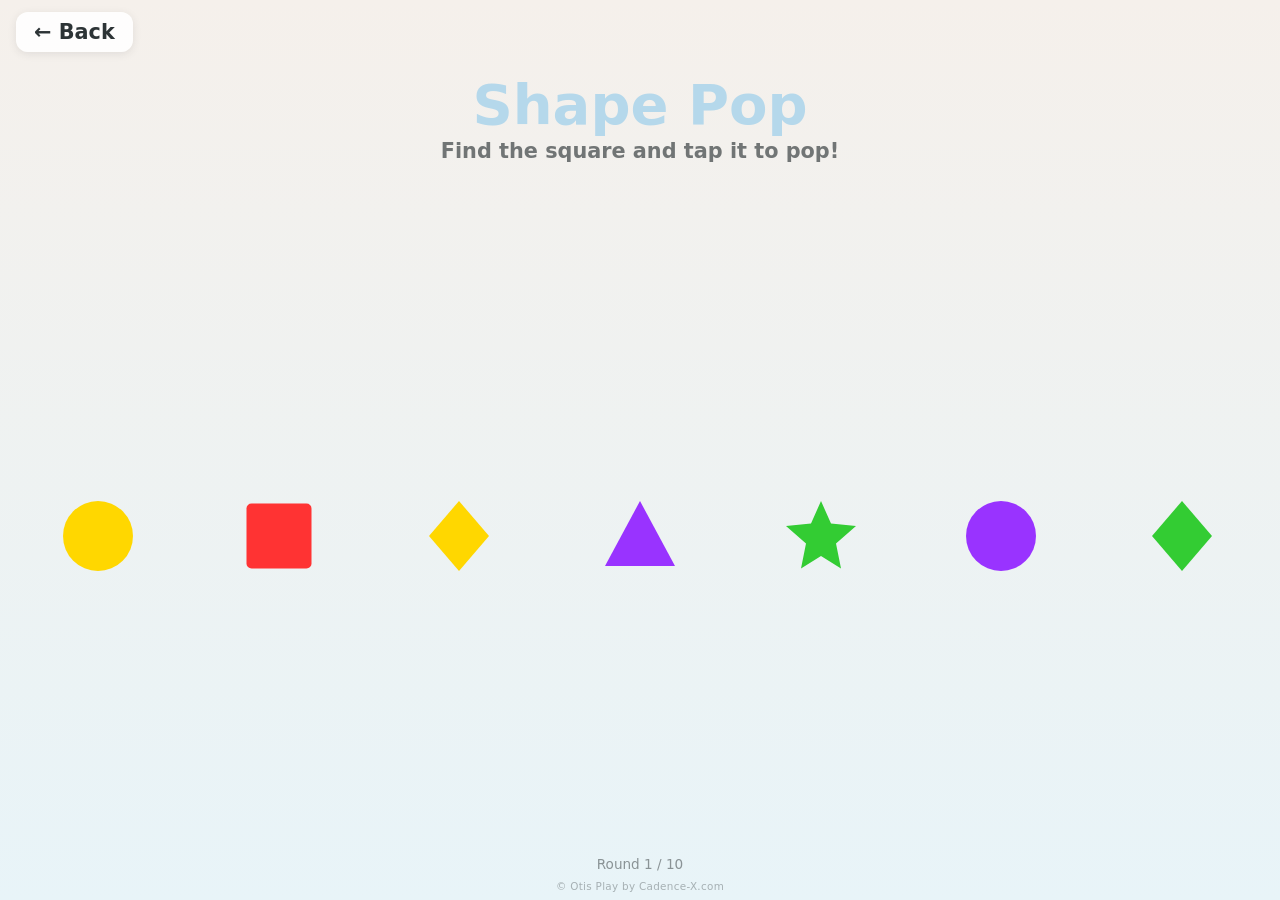
<file: shape-pop/index.html>
<!DOCTYPE html>
<html lang="en">
<head>
  <meta charset="UTF-8">
  <meta name="viewport" content="width=device-width, initial-scale=1.0, user-scalable=no">
  <title>Shape Pop — Otis Play</title>
  <link rel="stylesheet" href="../styles/main.css">
  <link rel="icon" href="data:image/svg+xml,<svg xmlns='http://www.w3.org/2000/svg' viewBox='0 0 32 32'><circle cx='16' cy='16' r='14' fill='%23B5D8EB'/></svg>">
  <style>
    .shape-pop { width: 100%; height: 100dvh; display: flex; flex-direction: column; background: linear-gradient(180deg, #F5F0EB 0%, #E8F4F8 100%); position: relative; overflow: hidden; padding-top: var(--header-h); }

    .sp-back-link {
      font-size: 1.3rem; text-decoration: none; color: var(--text);
      padding: 8px 18px; border-radius: 12px;
      background: rgba(255,255,255,0.9); box-shadow: 0 2px 8px var(--shadow);
      font-weight: 600; display: inline-flex; align-items: center; gap: 6px;
      transition: var(--transition);
    }
    .sp-back-link:active { transform: scale(0.92); }

    .sp-title-group { text-align: center; padding: 20px 12px 0; }
    .sp-title { font-size: clamp(2.2rem, 7vw, 3.5rem) !important; font-weight: 800; color: var(--sky); margin-bottom: 2px; }

    .sp-prompt {
      text-align: center; padding: 0; margin: 0 0 4px;
      font-size: clamp(1rem, 3vw, 1.3rem); font-weight: 600;
      color: var(--text); opacity: 0.65; z-index: 10; min-height: 1.8rem;
      animation: fadeIn 0.4s ease;
    }

    .sp-area {
      flex: 1; position: relative; overflow: hidden;
      display: grid;
      grid-template-columns: repeat(auto-fit, minmax(70px, 1fr));
      gap: 16px;
      padding: 16px;
      justify-content: center;
      align-content: center;
    }

    .sp-shape {
      width: 100%; height: 100%; min-width: 64px; min-height: 64px; max-width: 80px; max-height: 80px;
      cursor: pointer; touch-action: manipulation; z-index: 5;
      transition: transform 0.15s;
      animation: float 3s ease-in-out infinite;
      margin: 0 auto; /* Center in grid cell */
    }
    .sp-shape:active { transform: scale(1.1); }
    .sp-shape.popped { transform: scale(0); opacity: 0; transition: 0.2s; pointer-events: none; }
    .sp-shape.wrong { animation: wobble 0.3s ease; }

    .sp-score {
      position: absolute; bottom: 28px; left: 0; right: 0;
      text-align: center; font-size: 0.85rem; opacity: 0.5; z-index: 10;
    }
    .sp-hint {
      position: absolute; bottom: 36px; left: 0; right: 0;
      text-align: center; font-size: 0.85rem; color: var(--coral);
      opacity: 0; transition: 0.3s; z-index: 10;
    }
    .sp-hint.visible { opacity: 1; }

    @media (max-width: 480px) {
      .sp-area {
        grid-template-columns: repeat(auto-fit, minmax(60px, 1fr));
        gap: 12px;
        padding: 12px;
      }
      .sp-shape { min-width: 56px; min-height: 56px; max-width: 70px; max-height: 70px; }
    }
  </style>
</head>
<body>
  <div class="shape-pop">
    <div class="game-header">
      <a href="../index.html" class="sp-back-link">← Back</a>
    </div>
    <div class="sp-title-group">
      <div class="sp-title">Shape Pop</div>
      <p class="sp-prompt" id="spPrompt">Find the shape and tap it to pop!</p>
    </div>
    <div class="sp-area" id="spArea"></div>
    <div class="sp-hint" id="spHint">Tap the shape that matches!</div>
    <div class="sp-score" id="spScore">Round 1 / 10</div>
    <div class="game-footer"><span>© Otis Play by Cadence-X.com</span></div>
  </div>

  <script src="../scripts/shared.js"></script>
  <script>
    (function() {
      const SHAPES = [
        { id: 'circle', svg: '<circle cx="32" cy="32" r="28"/>' },
        { id: 'square', svg: '<rect x="6" y="6" width="52" height="52" rx="4"/>' },
        { id: 'triangle', svg: '<polygon points="32,4 60,56 4,56"/>' },
        { id: 'star', svg: '<polygon points="32,4 40,22 60,24 44,38 48,58 32,48 16,58 20,38 4,24 24,22"/>' },
        { id: 'diamond', svg: '<polygon points="32,4 56,32 32,60 8,32"/>' }
      ];
      const COLORS = [
        { name: 'red', hex: '#FF3333' },
        { name: 'blue', hex: '#3388FF' },
        { name: 'yellow', hex: '#FFD700' },
        { name: 'green', hex: '#33CC33' },
        { name: 'purple', hex: '#9933FF' }
      ];

      const TOTAL_ROUNDS = 10;
      let round = 0;
      let canPlay = true;
      let currentTarget = null;
      let activeShapes = [];

      const promptEl = document.getElementById('spPrompt');
      const areaEl = document.getElementById('spArea');
      const scoreEl = document.getElementById('spScore');
      const hintEl = document.getElementById('spHint');

      function createShapeElement(shape, color) {
        const el = document.createElement('div');
        el.className = 'sp-shape';
        el.dataset.shapeId = shape.id;
        el.dataset.color = color.hex;
        el.style.animationDelay = `${Math.random() * 2}s`;
        el.innerHTML = `<svg viewBox="0 0 64 64" width="100%" height="100%" fill="${color.hex}">${shape.svg}</svg>`;
        return el;
      }

      function loadRound() {
        if (round >= TOTAL_ROUNDS) {
          createCelebration(document.body, 'You popped them all!', '💥', () => {
            round = 0; loadRound();
          }, () => { window.location.href = '../index.html'; });
          scoreEl.textContent = 'All done! 🎉';
          return;
        }

        canPlay = true;
        areaEl.innerHTML = '';
        activeShapes = [];
        hintEl.classList.remove('visible');
        scoreEl.textContent = `Round ${round + 1} / ${TOTAL_ROUNDS}`;

        // Pick target shape and a random color
        const targetShape = getRandomItem(SHAPES);
        const targetColor = getRandomItem(COLORS);
        currentTarget = { ...targetShape, color: targetColor };

        // Place 6-8 shapes on screen — target shape appears EXACTLY ONCE
        const count = 6 + Math.floor(Math.random() * 3);
        const otherShapes = SHAPES.filter(s => s.id !== targetShape.id);
        const shapes = [];
        // Add the target exactly once
        shapes.push({ shape: targetShape, color: targetColor, isTarget: true });
        // Fill the rest with non-target shapes (different shape IDs)
        for (let i = 1; i < count; i++) {
          const shape = getRandomItem(otherShapes);
          const color = getRandomItem(COLORS);
          shapes.push({ shape, color, isTarget: false });
        }

        const shuffled = shuffleArray(shapes);
        shuffled.forEach(({ shape, color, isTarget }) => {
          const el = createShapeElement(shape, color);
          el.dataset.isTarget = isTarget ? 'true' : 'false';
          el.addEventListener('click', () => handlePop(el, isTarget));
          areaEl.appendChild(el);
          activeShapes.push(el);
        });

        // Set prompt — rounds 6+ include color
        if (round + 1 <= 5) {
          promptEl.textContent = `Find the ${targetShape.id} and tap it to pop!`;
        } else {
          promptEl.textContent = `Find the ${targetColor.name} ${targetShape.id} and tap it to pop!`;
        }
        OtisSpeech.speak(promptEl.textContent);
      }

      function handlePop(el, isTarget) {
        if (!canPlay) return;
        if (isTarget) {
          canPlay = false;
          el.classList.add('popped');
          const rect = el.getBoundingClientRect();
          OtisAudio.playPop();
          OtisParticles.burst(rect.left + rect.width / 2, rect.top + rect.height / 2, '#FFD700', 20);
          // Remove all other shapes with animation
          activeShapes.forEach(s => {
            if (s !== el) s.style.transition = 'opacity 0.3s, transform 0.3s';
            if (s !== el) s.style.opacity = '0.3';
          });
          round++;
          setTimeout(loadRound, 800);
        } else {
          el.classList.add('wrong');
          OtisAudio.playWobble();
          hintEl.classList.add('visible');
          setTimeout(() => {
            el.classList.remove('wrong');
            hintEl.classList.remove('visible');
          }, 400);
        }
      }

      loadRound();
    })();
  </script>
</body>
</html>
</file>
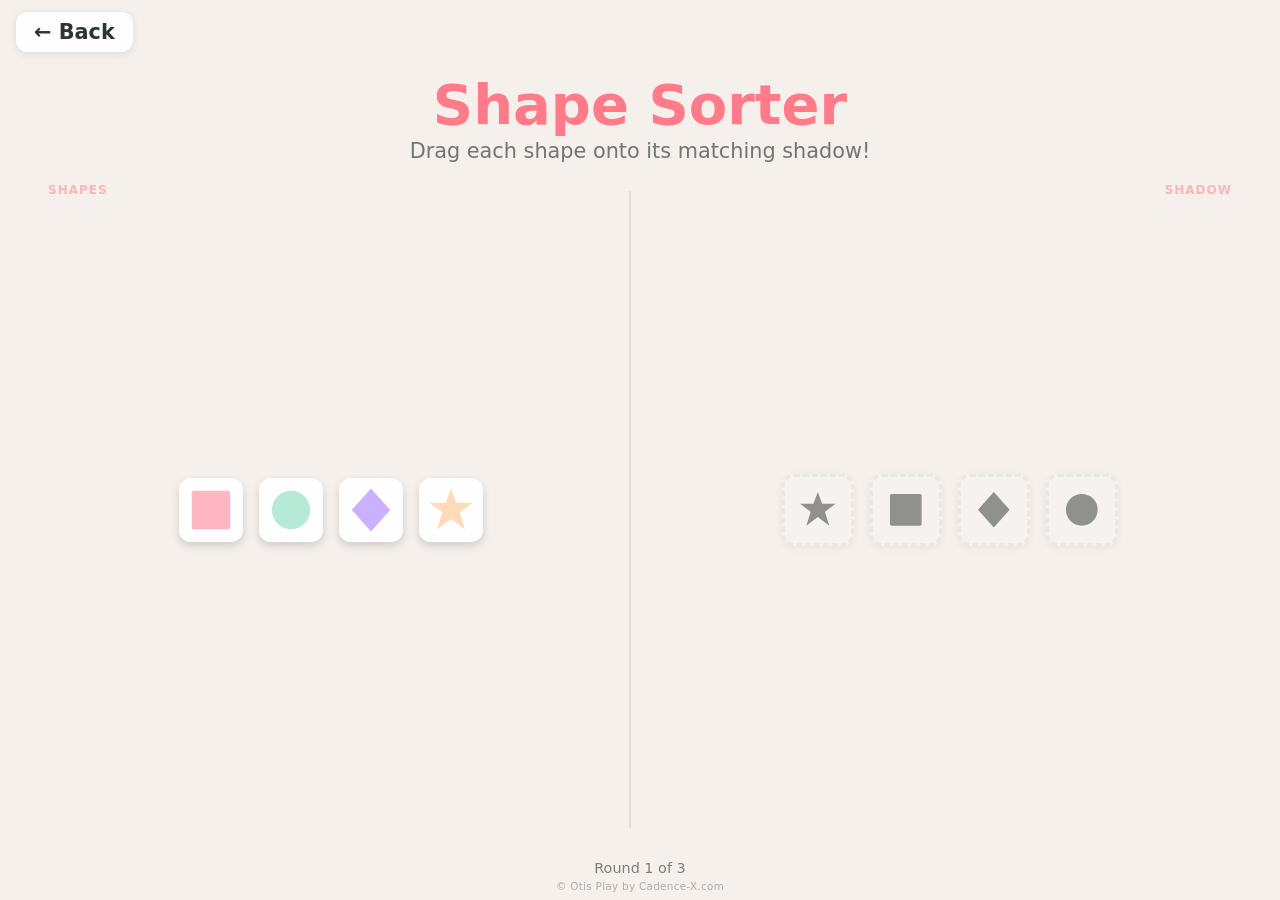
<file: shape-sorter/index.html>
<!DOCTYPE html>
<html lang="en">
<head>
  <meta charset="UTF-8">
  <meta name="viewport" content="width=device-width, initial-scale=1.0, user-scalable=no">
  <title>Shape Sorter — Otis Play</title>
  <link rel="stylesheet" href="../styles/main.css">
  <link rel="icon" href="data:image/svg+xml,<svg xmlns='http://www.w3.org/2000/svg' viewBox='0 0 32 32'><polygon points='16,4 28,28 4,28' fill='%23FFB5C2'/></svg>">
  <style>
    .shape-sorter { width: 100%; height: 100dvh; display: flex; flex-direction: column; position: relative; background: var(--bg); overflow: hidden; padding-top: var(--header-h); }

    .ss-back-link {
      font-size: 1.3rem; text-decoration: none; color: var(--text);
      padding: 8px 18px; border-radius: 12px;
      background: rgba(255,255,255,0.9); box-shadow: 0 2px 8px var(--shadow);
      font-weight: 600; display: inline-flex; align-items: center; gap: 6px;
      transition: var(--transition);
    }
    .ss-back-link:active { transform: scale(0.92); }

    .ss-title-group { text-align: center; padding: 20px 12px 4px; }
    .ss-title { font-size: clamp(2.2rem, 7vw, 3.5rem) !important; font-weight: 800; color: var(--coral); margin-bottom: 2px; }
    .ss-subtitle { font-size: clamp(1rem, 3vw, 1.3rem); color: var(--text); opacity: 0.65; margin: 0; }

    .ss-play-area { flex: 1; display: flex; position: relative; padding: 24px 32px; gap: 20px; }
    .ss-shapes, .ss-slots { flex: 1; display: flex; flex-wrap: wrap; align-content: center; justify-content: center; gap: 16px; position: relative; }

    .ss-shape {
      width: 64px; height: 64px; cursor: grab; touch-action: none;
      transition: transform 0.2s, box-shadow 0.3s; z-index: 10;
      background: rgba(255, 255, 255, 0.95);
      box-shadow: 0 4px 8px rgba(0,0,0,0.15);
      border-radius: 12px;
      padding: 8px;
      flex-shrink: 0;
    }
    .ss-shape:active { cursor: grabbing; transform: scale(1.15); box-shadow: 0 8px 16px rgba(0,0,0,0.25); }
    .ss-shape.dragging { z-index: 100; opacity: 0.9; transform: scale(1.25); box-shadow: 0 12px 24px rgba(0,0,0,0.3); }

    .ss-slot {
      width: 72px; height: 72px; border: 3px dashed var(--shadow); border-radius: 12px;
      opacity: 0.5; display: flex; align-items: center; justify-content: center;
      transition: var(--transition), box-shadow 0.3s;
      background: rgba(247, 247, 247, 0.8);
      box-shadow: 0 2px 6px rgba(0,0,0,0.1);
      flex-shrink: 0;
    }
    .ss-slot.hover { opacity: 1; border-color: var(--coral); transform: scale(1.1); box-shadow: 0 6px 12px rgba(241, 115, 133, 0.3); }
    .ss-slot.filled { opacity: 0; pointer-events: none; transform: scale(0.9); }

    .ss-score { text-align: center; padding: 8px 8px 24px; font-size: 0.9rem; color: var(--text); opacity: 0.6; }

    .ss-zone-label {
      position: absolute; top: -8px; font-size: 0.75rem; font-weight: 600; opacity: 0.5;
      text-transform: uppercase; letter-spacing: 1px;
      color: var(--coral);
    }

    @media (max-width: 768px) {
      .ss-play-area { flex-direction: column; padding: 16px; gap: 12px; }
      .ss-shapes, .ss-slots { gap: 12px; }
      .ss-shape { width: 56px; height: 56px; }
      .ss-slot { width: 64px; height: 64px; }
      .ss-shapes { max-width: 100%; }
    }

    @media (max-width: 480px) {
      .ss-shape { width: 48px; height: 48px; padding: 6px; }
      .ss-slot { width: 56px; height: 56px; }
      .ss-shapes, .ss-slots { gap: 10px; }
      .ss-play-area { padding: 12px; gap: 10px; }
    }

    @media (max-width: 360px) {
      .ss-shape { width: 42px; height: 42px; padding: 5px; }
      .ss-slot { width: 48px; height: 48px; border-width: 2px; }
      .ss-shapes, .ss-slots { gap: 8px; }
      .ss-play-area { padding: 8px; gap: 8px; }
    }

    .ss-shapes { margin: 0 auto; border-right: 2px solid var(--shadow); }
    .ss-slots { margin: 0 auto; }
    @media (max-width: 768px) {
      .ss-shapes { border-right: none; border-bottom: 2px solid var(--shadow); padding-bottom: 4px; }
    }
  </style>
</head>
<body>
  <div class="shape-sorter">
    <div class="game-header">
      <a href="../index.html" class="ss-back-link">← Back</a>
    </div>
    <div class="ss-title-group">
      <div class="ss-title">Shape Sorter</div>
      <p class="ss-subtitle">Drag each shape onto its matching shadow!</p>
    </div>
    <div class="ss-play-area" id="playArea">
      <div class="ss-shapes" id="shapesContainer">
        <span class="ss-zone-label" style="left:16px">Shapes</span>
      </div>
      <div class="ss-slots" id="slotsContainer">
        <span class="ss-zone-label" style="right:16px">Shadow</span>
      </div>
    </div>
    <div class="ss-score" id="ssScore">Round 1 of 3</div>
    <div class="game-footer"><span>© Otis Play by Cadence-X.com</span></div>
  </div>

  <script src="../scripts/shared.js"></script>
  <script>
    (function() {
      const SHAPES = [
        { id: 'circle', path: '<circle cx="50" cy="50" r="40"/>' },
        { id: 'square', path: '<rect x="10" y="10" width="80" height="80" rx="4"/>' },
        { id: 'triangle', path: '<polygon points="50,5 95,90 5,90"/>' },
        { id: 'star', path: '<polygon points="50,5 61,35 95,35 68,55 79,90 50,68 21,90 32,55 5,35 39,35"/>' },
        { id: 'diamond', path: '<polygon points="50,5 90,50 50,95 10,50"/>' },
        { id: 'hexagon', path: '<polygon points="50,10 80,20 80,50 50,80 20,50 20,20"/>' },
      ];
      const COLORS = ['#FFB5C2', '#B5EAD7', '#C9B1FF', '#FFDAB9', '#B5D8EB', '#FFFFB5'];
      const ROUNDS = [{ count: 4 }, { count: 5 }, { count: 6 }];

      let round = 0;
      let matched = 0;
      let totalShapes = [];
      let dragState = null;
      let isDragging = false;

      const playArea = document.getElementById('playArea');
      const shapesContainer = document.getElementById('shapesContainer');
      const slotsContainer = document.getElementById('slotsContainer');
      const scoreEl = document.getElementById('ssScore');

      function shapeToSVG(shape, color = 'currentColor', size = '100%') {
        return `<svg viewBox="0 0 100 100" style="width:${size};height:${size}" fill="${color}">${shape.path}</svg>`;
      }

      function startRound() {
        if (round >= ROUNDS.length) {
          createCelebration(document.body, 'You matched them all!', '🌈', () => {
            round = 0; startRound();
          }, () => { window.location.href = '../index.html'; });
          scoreEl.textContent = 'All done! 🎉';
          return;
        }

        shapesContainer.innerHTML = '<span class="ss-zone-label" style="left:16px">Shapes</span>';
        slotsContainer.innerHTML = '<span class="ss-zone-label" style="right:16px">Shadow</span>';
        matched = 0;
        scoreEl.textContent = `Round ${round + 1} of ${ROUNDS.length}`;

        // Pick shapes for this round
        const shuffled = shuffleArray(SHAPES);
        totalShapes = shuffled.slice(0, ROUNDS[round].count);

        // Create shapes (draggable) - using flexbox layout
        totalShapes.forEach((shape, i) => {
          const el = document.createElement('div');
          el.className = 'ss-shape';
          el.dataset.shapeId = shape.id;
          el.dataset.originalIndex = i; // Store for restoration
          const color = COLORS[i % COLORS.length];
          el.innerHTML = shapeToSVG(shape, color);
          el.style.color = color;
          el.style.animation = `float ${2 + i * 0.3}s ease-in-out infinite`;
          shapesContainer.appendChild(el);

          // Touch / mouse drag
          el.addEventListener('pointerdown', (e) => {
            e.preventDefault();
            el.classList.add('dragging');
            const rect = el.getBoundingClientRect();
            dragState = { el, shapeId: shape.id, offsetX: e.clientX - rect.left, offsetY: e.clientY - rect.top, startX: rect.left, startY: rect.top };
            el.style.position = 'fixed';
            el.style.left = `${rect.left}px`;
            el.style.top = `${rect.top}px`;
            el.style.width = `${rect.width}px`;
            el.style.height = `${rect.height}px`;
            el.style.animation = 'none';
          });
        });

        // Create slots - use shuffled order for visual variety
        const shuffledSlots = shuffleArray([...totalShapes]); // Create a copy and shuffle it
        shuffledSlots.forEach((shape, i) => {
          const slot = document.createElement('div');
          slot.className = 'ss-slot';
          slot.dataset.shapeId = shape.id;
          slot.innerHTML = shapeToSVG(shape, '#2D3436', '60%');
          slotsContainer.appendChild(slot);
        });

        isDragging = true;
      }

      function onPointerMove(e) {
        if (!dragState) return;
        dragState.el.style.left = `${e.clientX - dragState.offsetX}px`;
        dragState.el.style.top = `${e.clientY - dragState.offsetY}px`;

        // Check hover over slots
        document.querySelectorAll('.ss-slot:not(.filled)').forEach(slot => {
          const r = slot.getBoundingClientRect();
          const hover = e.clientX >= r.left && e.clientX <= r.right && e.clientY >= r.top && e.clientY <= r.bottom;
          slot.classList.toggle('hover', hover);
        });
      }

      function onPointerUp(e) {
        if (!dragState) return;
        dragState.el.classList.remove('dragging');

        // Check drop on matching slot
        let dropped = false;
        document.querySelectorAll('.ss-slot:not(.filled)').forEach(slot => {
          const r = slot.getBoundingClientRect();
          if (e.clientX >= r.left && e.clientX <= r.right && e.clientY >= r.top && e.clientY <= r.bottom) {
            if (slot.dataset.shapeId === dragState.shapeId) {
              // Correct match!
              slot.classList.add('filled');
              dragState.el.remove();
              matched++;
              OtisAudio.playChime();
              OtisParticles.burst(e.clientX, e.clientY, '#FFD700', 16);
              dropped = true;
              if (matched >= totalShapes.length) {
                OtisAudio.playFanfare();
                setTimeout(() => {
                  round++;
                  startRound();
                }, 800);
              }
            } else {
              // Wrong — wobble and return to proper position
              OtisAudio.playWobble();
              slot.classList.remove('hover');
              // Reset position - flexbox will handle layout
              dragState.el.style.position = '';
              dragState.el.style.left = '';
              dragState.el.style.top = '';
              dragState.el.style.width = '';
              dragState.el.style.height = '';
              dragState.el.style.animation = `float ${2 + Math.random()}s ease-in-out infinite`;
              dropped = true;
            }
          }
        });

        if (!dropped) {
          // If never over a slot, reset position - flexbox handles layout
          dragState.el.style.position = '';
          dragState.el.style.left = '';
          dragState.el.style.top = '';
          dragState.el.style.width = '';
          dragState.el.style.height = '';
          dragState.el.style.animation = `float ${2 + Math.random()}s ease-in-out infinite`;
        }

        document.querySelectorAll('.ss-slot').forEach(s => s.classList.remove('hover'));
        dragState = null;
      }

      // Add global listeners once — not per round
      document.addEventListener('pointermove', onPointerMove);
      document.addEventListener('pointerup', onPointerUp);

      startRound();
    })();
  </script>
</body>
</html>
</file>
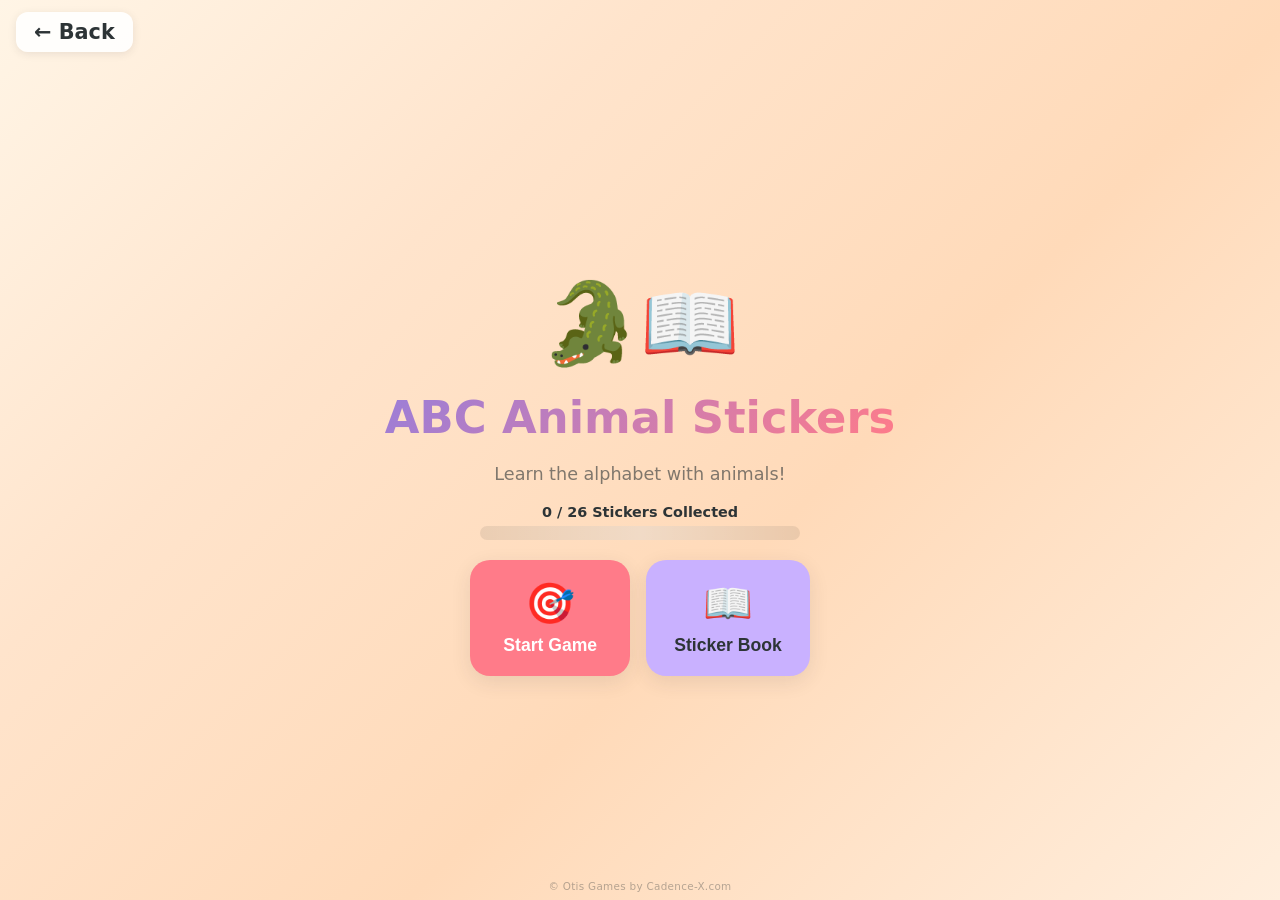
<file: alphabook/index - Copy (2).html>
<!DOCTYPE html>
<html lang="en">
<head>
  <meta charset="UTF-8">
  <meta name="viewport" content="width=device-width, initial-scale=1.0, user-scalable=no">
  <title>ABC Animal Stickers — Otis Games</title>
  <link rel="stylesheet" href="../styles/main.css">
  <link rel="icon" href="data:image/svg+xml,<svg xmlns='http://www.w3.org/2000/svg' viewBox='0 0 32 32'><text y='28' font-size='28'>🐊</text></svg>">
  <style>
    /* === Theme === */
    .ab-wrapper {
      width: 100%; height: 100dvh;
      display: flex; flex-direction: column; align-items: center;
      position: relative; overflow: hidden; padding-top: var(--header-h);
      background: linear-gradient(135deg, #FFF5E6 0%, #FFE4CC 30%, #FFDAB9 60%, #FFEEDD 100%);
    }
    .ab-back-link {
      font-size: 1.3rem; text-decoration: none; color: var(--text);
      padding: 8px 18px; border-radius: 12px;
      background: rgba(255,255,255,0.9); box-shadow: 0 2px 8px var(--shadow);
      font-weight: 600; display: inline-flex; align-items: center; gap: 6px;
      transition: var(--transition);
    }
    .ab-back-link:active { transform: scale(0.92); }

    /* === Views (show/hide) === */
    .ab-view { display: none; width: 100%; height: 100%; flex-direction: column; align-items: center; }
    .ab-view.active { display: flex; }

    /* ==================== HOME ==================== */
    .ab-home { justify-content: center; gap: 20px; padding: 20px; }
    .ab-logo {
      font-size: clamp(3rem, 10vw, 5rem);
      animation: float 3s ease-in-out infinite;
      display: flex; align-items: center; gap: 12px;
    }
    .ab-title {
      font-size: clamp(1.8rem, 5vw, 2.8rem);
      font-weight: 800; text-align: center;
      background: linear-gradient(135deg, var(--violet), var(--coral));
      -webkit-background-clip: text; -webkit-text-fill-color: transparent;
      background-clip: text;
    }
    .ab-subtitle { font-size: clamp(0.9rem, 2.5vw, 1.1rem); opacity: 0.6; text-align: center; }
    .ab-progress-wrap { width: 100%; max-width: 320px; text-align: center; }
    .ab-progress-text { font-size: 0.9rem; font-weight: 600; margin-bottom: 6px; color: var(--text); }
    .ab-progress-bar {
      width: 100%; height: 14px; background: rgba(0,0,0,0.08); border-radius: 10px;
      overflow: hidden; position: relative;
    }
    .ab-progress-fill {
      height: 100%; border-radius: 10px;
      background: linear-gradient(90deg, var(--teal), var(--mint));
      transition: width 0.5s ease;
    }
    .ab-progress-fill::after {
      content: ''; position: absolute; inset: 0;
      background: linear-gradient(90deg, transparent 0%, rgba(255,255,255,0.3) 50%, transparent 100%);
      animation: shimmer 2s infinite;
    }
    @keyframes shimmer {
      0% { transform: translateX(-100%); }
      100% { transform: translateX(100%); }
    }

    .ab-home-buttons { display: flex; gap: 16px; flex-wrap: wrap; justify-content: center; }
    .ab-home-btn {
      display: flex; flex-direction: column; align-items: center; gap: 8px;
      min-width: 160px; min-height: 100px; padding: 20px 28px;
      border: none; border-radius: 20px; font-size: 1.1rem; font-weight: 700;
      cursor: pointer; transition: var(--transition);
      box-shadow: 0 6px 20px var(--shadow);
    }
    .ab-home-btn:active { transform: scale(0.92); }
    .ab-home-btn .ab-btn-icon { font-size: 2.5rem; }
    .ab-home-btn.book-btn { background: var(--lavender); color: var(--text); }
    .ab-home-btn.game-btn { background: var(--coral); color: white; }

    /* ==================== STICKER BOOK ==================== */
    .ab-book { padding: 16px; overflow-y: auto; }
    .ab-book-header {
      width: 100%; max-width: 600px;
      display: flex; align-items: center; gap: 12px; margin-bottom: 16px;
      flex-shrink: 0;
    }
    .ab-book-header h2 { font-size: 1.3rem; flex: 1; text-align: center; }
    .ab-book-back {
      display: inline-flex; align-items: center; gap: 6px;
      font-size: 1rem; font-weight: 600; background: none; border: none;
      cursor: pointer; opacity: 0.7; transition: var(--transition);
      min-height: var(--tap-min); padding: 8px 16px; border-radius: 12px;
      background: rgba(255,255,255,0.5);
    }
    .ab-book-back:hover { opacity: 1; background: rgba(255,255,255,0.8); }
    .ab-book-back .arrow { font-size: 1.4rem; line-height: 1; }

    .ab-book-grid {
      display: grid;
      grid-template-columns: repeat(5, 1fr);
      gap: 12px; width: 100%; max-width: 600px; padding-bottom: 60px;
    }
    .ab-card {
      aspect-ratio: 1; border-radius: 16px; background: white;
      box-shadow: 0 4px 12px var(--shadow); cursor: pointer;
      display: flex; flex-direction: column; align-items: center;
      justify-content: center; gap: 2px;
      transition: var(--transition); position: relative;
      padding: 8px;
    }
    .ab-card:active { transform: scale(0.92); }
    .ab-card .ab-card-letter {
      font-size: clamp(1.2rem, 3vw, 1.8rem); font-weight: 800; line-height: 1;
    }
    .ab-card .ab-card-sticker {
      font-size: clamp(1.8rem, 4.5vw, 3rem); line-height: 1;
      transition: var(--transition);
      flex: 1; display: flex; align-items: center; justify-content: center;
      width: 100%; overflow: hidden;
    }
    .ab-card .ab-card-sticker.empty { opacity: 0.15; filter: grayscale(1); }
    .ab-card-sticker img,
    .ab-choice-sticker img,
    .ab-modal-sticker img {
      max-width: 100%; max-height: 100%;
      width: auto; height: auto;
      object-fit: contain; display: block;
    }
    .ab-card.collected { border: 3px solid var(--gold); }
    .ab-card.collected::after {
      content: '⭐'; position: absolute; top: -4px; right: -4px; font-size: 0.9rem;
    }
    .ab-card .ab-card-name {
      font-size: clamp(0.55rem, 1.2vw, 0.7rem); font-weight: 600;
      white-space: nowrap; overflow: hidden; text-overflow: ellipsis; max-width: 100%;
      color: var(--text); opacity: 0.7;
    }

    /* ==================== MODAL ==================== */
    .ab-modal {
      position: fixed; inset: 0; z-index: 50;
      display: none; align-items: center; justify-content: center;
      background: rgba(0,0,0,0.3); backdrop-filter: blur(4px);
      animation: fadeIn 0.2s ease;
    }
    .ab-modal.open { display: flex; }
    .ab-modal-inner {
      position: relative; width: 90%; max-width: 480px;
      background: linear-gradient(135deg, #FFF8F0, #FFEEDD);
      border-radius: 32px; padding: 32px 20px 40px;
      display: flex; flex-direction: column; align-items: center; gap: 8px;
      box-shadow: 0 20px 60px rgba(0,0,0,0.2);
      animation: slideUp 0.3s ease;
    }
    .ab-modal-close {
      position: absolute; top: 8px; right: 16px;
      font-size: 2rem; background: none; border: none; cursor: pointer;
      opacity: 0.5; transition: var(--transition); line-height: 1;
    }
    .ab-modal-close:hover { opacity: 1; }
    .ab-modal-nav {
      position: absolute; top: 50%; transform: translateY(-50%);
      display: inline-flex; align-items: center; justify-content: center;
      width: 56px; height: 56px; border-radius: 50%;
      font-size: 2rem; font-weight: 700; border: none; cursor: pointer;
      background: rgba(255,255,255,0.85);
      box-shadow: 0 4px 12px rgba(0,0,0,0.12);
      color: var(--text); opacity: 0.85;
      transition: var(--transition); line-height: 1;
      z-index: 2;
    }
    .ab-modal-nav:hover { opacity: 1; background: white; transform: translateY(-50%) scale(1.08); }
    .ab-modal-nav:active { transform: translateY(-50%) scale(0.92); }
    .ab-modal-nav.prev { left: -4px; }
    .ab-modal-nav.next { right: -4px; }
    .ab-modal-counter {
      font-size: 0.85rem; font-weight: 600; opacity: 0.5;
      margin-top: -4px;
    }

    .ab-modal-letter {
      font-size: clamp(3rem, 10vw, 5rem); font-weight: 900;
      background: linear-gradient(135deg, var(--violet), var(--coral));
      -webkit-background-clip: text; -webkit-text-fill-color: transparent;
      background-clip: text; line-height: 1.1;
    }
    .ab-modal-sticker {
      font-size: clamp(6rem, 35vh, 12rem); line-height: 1.1;
      animation: float 3s ease-in-out infinite;
      margin: 4px 0;
      display: flex; align-items: center; justify-content: center;
      width: min(80vw, 50vh, 400px);
      height: min(80vw, 50vh, 400px);
      flex-shrink: 0; overflow: hidden;
    }
    .ab-modal-name {
      font-size: clamp(1.2rem, 4vw, 2rem); font-weight: 700;
      color: var(--text);
    }
    .ab-modal-listen {
      margin-top: 4px; padding: 10px 24px; border: none; border-radius: 30px;
      background: var(--mint); font-size: 1rem; font-weight: 600; cursor: pointer;
      transition: var(--transition); display: flex; align-items: center; gap: 8px;
    }
    .ab-modal-listen:active { transform: scale(0.92); }
    .ab-modal-badge {
      font-size: 0.75rem; padding: 4px 12px; border-radius: 20px;
      font-weight: 600;
    }
    .ab-modal-badge.collected-badge { background: var(--gold); color: white; }
    .ab-modal-badge.new-badge { background: var(--sky); color: var(--text); }

    /* ==================== MATCH GAME ==================== */
    .ab-game { padding: 16px; justify-content: center; position: relative; }
    .ab-game-header {
      position: absolute; top: 12px; left: 16px; right: 16px;
      display: flex; justify-content: space-between; align-items: center; z-index: 5;
    }
    .ab-game-back {
      display: inline-flex; align-items: center; gap: 6px;
      font-size: 1rem; font-weight: 600; background: none; border: none;
      cursor: pointer; opacity: 0.7; transition: var(--transition);
      min-height: var(--tap-min); padding: 8px 16px; border-radius: 12px;
      background: rgba(255,255,255,0.5);
    }
    .ab-game-back:hover { opacity: 1; background: rgba(255,255,255,0.8); }
    .ab-game-back .arrow { font-size: 1.4rem; line-height: 1; }
    .ab-game-round {
      font-size: 1rem; font-weight: 700; opacity: 0.6;
    }

    .ab-game-prompt {
      display: flex; flex-direction: column; align-items: center;
      margin-bottom: 12px; gap: 0;
    }
    .ab-game-letter {
      font-size: clamp(5rem, 18vw, 9rem); font-weight: 900; line-height: 1;
      background: linear-gradient(135deg, var(--violet), var(--coral));
      -webkit-background-clip: text; -webkit-text-fill-color: transparent;
      background-clip: text;
      animation: bounce 1s ease infinite;
    }
    .ab-game-arrow { font-size: clamp(1.5rem, 4vw, 2.5rem); opacity: 0.3; margin-top: -8px; }

    .ab-game-choices {
      display: flex; gap: 16px; justify-content: center;
      width: 100%; max-width: 600px; flex-wrap: wrap;
    }
    .ab-choice {
      flex: 1; min-width: 120px; max-width: 180px;
      aspect-ratio: 1; border-radius: 24px; background: white;
      box-shadow: 0 6px 24px var(--shadow); cursor: pointer;
      display: flex; flex-direction: column; align-items: center;
      justify-content: center; gap: 6px;
      transition: var(--transition); padding: 16px;
      border: 4px solid transparent;
    }
    .ab-choice:active { transform: scale(0.9); }
    .ab-choice .ab-choice-sticker {
      font-size: clamp(3rem, 12vw, 5rem); line-height: 1;
      flex: 1; display: flex; align-items: center; justify-content: center;
      width: 100%; overflow: hidden;
    }
    .ab-choice .ab-choice-label {
      font-size: clamp(0.75rem, 2vw, 0.95rem); font-weight: 600;
      color: var(--text); opacity: 0.7;
    }
    .ab-choice.correct {
      border-color: var(--teal); background: #E8FFF0;
      animation: bounce 0.5s ease;
    }
    .ab-choice.correct .ab-choice-sticker { animation: bounce 0.5s ease; }
    .ab-choice.wrong {
      border-color: var(--coral); background: #FFE8E8;
      animation: wobble 0.4s ease;
    }
    .ab-choice.disabled { pointer-events: none; opacity: 0.6; }

    .ab-game-message {
      margin-top: 16px; font-size: 1rem; font-weight: 600;
      min-height: 1.5em; text-align: center;
    }

    /* ==================== RESPONSIVE ==================== */
    @media (max-width: 480px) {
      .ab-book-grid { grid-template-columns: repeat(4, 1fr); gap: 10px; }
      .ab-home-btn { min-width: 140px; min-height: 80px; padding: 16px 20px; }
      .ab-choice { min-width: 100px; }
    }
    @media (max-width: 360px) {
      .ab-book-grid { grid-template-columns: repeat(3, 1fr); gap: 8px; }
      .ab-choice { min-width: 90px; }
    }
    @media (min-width: 600px) {
      .ab-book-grid { grid-template-columns: repeat(5, 1fr); max-width: 600px; }
    }
  </style>
</head>
<body>
  <div class="ab-wrapper" id="app">
    <div class="game-header">
      <a href="../index.html" class="ab-back-link" onclick="OtisAudio.playPop()">← Back</a>
    </div>

    <!-- ============ HOME VIEW ============ -->
    <div class="ab-view ab-home active" id="viewHome">
      <div class="ab-logo">🐊📖</div>
      <div class="ab-title">ABC Animal Stickers</div>
      <div class="ab-subtitle">Learn the alphabet with animals!</div>
      <div class="ab-progress-wrap">
        <div class="ab-progress-text" id="progressText">0 / 26 Stickers Collected</div>
        <div class="ab-progress-bar">
          <div class="ab-progress-fill" id="progressFill" style="width:0%"></div>
        </div>
      </div>
      <div class="ab-home-buttons">
        <button class="ab-home-btn game-btn" onclick="startGame()">
          <span class="ab-btn-icon">🎯</span>
          Start Game
        </button>
        <button class="ab-home-btn book-btn" onclick="showView('book')">
          <span class="ab-btn-icon">📖</span>
          Sticker Book
        </button>
      </div>
    </div>

    <!-- ============ STICKER BOOK VIEW ============ -->
    <div class="ab-view ab-book" id="viewBook">
      <div class="ab-book-header">
        <button class="ab-book-back" onclick="showView('home')">
          <span class="arrow">←</span> Back
        </button>
        <h2>📖 Sticker Book</h2>
      </div>
      <div class="ab-book-grid" id="bookGrid"></div>
    </div>

    <!-- ============ STICKER MODAL ============ -->
    <div class="ab-modal" id="modal">
      <div class="ab-modal-inner">
        <button class="ab-modal-close" onclick="closeModal()">✕</button>
        <div class="ab-modal-letter" id="modalLetter">A</div>
        <div style="position:relative;display:flex;align-items:center;width:100%;justify-content:center;">
          <button class="ab-modal-nav prev" onclick="navAnimal(-1)">‹</button>
          <div class="ab-modal-sticker" id="modalSticker">🐊</div>
          <button class="ab-modal-nav next" onclick="navAnimal(1)">›</button>
        </div>
        <div class="ab-modal-name" id="modalName">Alligator</div>
        <div class="ab-modal-counter" id="modalCounter">1 / 5</div>
        <div class="ab-modal-badge" id="modalBadge"></div>
        <button class="ab-modal-listen" id="modalListen">🔊 Listen</button>
      </div>
    </div>

    <!-- ============ MATCH GAME VIEW ============ -->
    <div class="ab-view ab-game" id="viewGame">
      <div class="ab-game-header">
        <button class="ab-game-back" onclick="quitGame()"><span class="arrow">←</span> Quit</button>
        <span class="ab-game-round" id="gameRound">1 / 26</span>
      </div>
      <div class="ab-game-prompt">
        <div class="ab-game-letter" id="gameLetter">A</div>
        <div class="ab-game-arrow">▼</div>
      </div>
      <div class="ab-game-choices" id="gameChoices"></div>
      <div class="ab-game-message" id="gameMessage"></div>
    </div>

    <div class="game-footer"><span>© Otis Games by Cadence-X.com</span></div>
  </div>

  <script src="../scripts/shared.js"></script>
  <script>
    // ============================================================
    // ANIMAL DATA — 26 letters with rotating pools
    // ============================================================
    const ANIMALS = {
      A: ['Alligator🐊', 'Ant🐜', 'Antelope🦌', 'Ape🦧', 'Armadillo🦔'],
      B: ['Bear🐻', 'Bat🦇', 'Bee🐝', 'Butterfly🦋', 'Beaver🦫', 'Buffalo🐃'],
      C: ['Cat🐱', 'Cow🐄', 'Cheetah🐆', 'Camel🐫', 'Crab🦀', 'Caterpillar🐛'],
      D: ['Dog🐶', 'Dolphin🐬', 'Duck🦆', 'Donkey🫏', 'Deer🦌', 'Dragonfly🦗'],
      E: ['Elephant🐘', 'Eagle🦅', 'Eel🐟', 'Emu🦃', 'Elk🦌'],
      F: ['Fox🦊', 'Frog🐸', 'Flamingo🦩', 'Fish🐟', 'Ferret🐹', 'Falcon🦅'],
      G: ['Giraffe🦒', 'Gorilla🦍', 'Goat🐐', 'Goldfish🐟', 'Grasshopper🦗', 'Guinea Pig🐹'],
      H: ['Hippo🦛', 'Horse🐴', 'Hedgehog🦔', 'Hamster🐹', 'Hyena🐺', 'Hawk🦅'],
      I: ['Iguana🦎', 'Impala🦌', 'Ibis🦩', 'Insect🐛'],
      J: ['Jaguar🐆', 'Jellyfish🪼', 'Blue Jay🐦', 'Jackal🐺'],
      K: ['Kangaroo🦘', 'Koala🐨', 'Kingfisher🐦', 'Kiwi🐦'],
      L: ['Lion🦁', 'Leopard🐆', 'Llama🦙', 'Lemur🐒', 'Lobster🦞', 'Ladybug🐞'],
      M: ['Monkey🐵', 'Mouse🐭', 'Meerkat🐹', 'Moose🦌', 'Mole🐹'],
      N: ['Newt🦎', 'Narwhal🐋', 'Nightingale🐦', 'Numbat🐹'],
      O: ['Owl🦉', 'Octopus🐙', 'Otter🦦', 'Ostrich🦃', 'Orangutan🦧'],
      P: ['Penguin🐧', 'Panda🐼', 'Pig🐷', 'Parrot🦜', 'Polar Bear🐻‍❄️', 'Peacock🦚'],
      Q: ['Quail🐦', 'Quokka🦘', 'Quoll🐱'],
      R: ['Rabbit🐰', 'Rhino🦏', 'Raccoon🦝', 'Rat🐀', 'Reindeer🦌'],
      S: ['Sloth🦥', 'Shark🦈', 'Snake🐍', 'Sheep🐑', 'Squirrel🐿️', 'Seal🦭'],
      T: ['Tiger🐯', 'Turtle🐢', 'Toucan🐦', 'Turkey🦃', 'Toad🐸'],
      U: ['Urchin🪸', 'Umbrellabird🐦', 'Urial🐐'],
      V: ['Vulture🦅', 'Viper🐍', 'Vicuña🦙'],
      W: ['Whale🐋', 'Wolf🐺', 'Walrus🦭', 'Wombat🐹', 'Weasel🐹'],
      X: ['X-ray Tetra🐟', 'Xenops🐦'],
      Y: ['Yak🐃', 'Yellowjacket🐝'],
      Z: ['Zebra🦓', 'Zebu🐃']
    };

    const LETTERS = Object.keys(ANIMALS); // A–Z

    // ============================================================
    // STATE
    // ============================================================
    const GAME_ROUNDS = 5;
    const STORAGE_KEY = 'abc_animal_stickers';

    function loadCollected() {
      try {
        const data = localStorage.getItem(STORAGE_KEY);
        return data ? new Set(JSON.parse(data)) : new Set();
      } catch(e) { return new Set(); }
    }
    function saveCollected() {
      try { localStorage.setItem(STORAGE_KEY, JSON.stringify([...collected])); } catch(e) {}
    }

    let collected = loadCollected();
    let gameLetters = [];
    let gameIndex = 0;
    let gameCorrect = '';
    let gameChoices = [];
    let currentModalLetter = 'A';
    let currentAnimalIndex = 0;
    let isAdvancing = false;
    let lastGameLetters = [];

    // ============================================================
    // HELPERS
    // ============================================================
    function getRandomAnimal(letter) {
      const pool = ANIMALS[letter];
      return pool[Math.floor(Math.random() * pool.length)];
    }

    function pickRandomAnimal() {
      const l = LETTERS[Math.floor(Math.random() * LETTERS.length)];
      return { letter: l, animal: getRandomAnimal(l) };
    }

    function getAnimalEmoji(str) {
      const match = str.match(/\p{Extended_Pictographic}/u);
      return match ? match[0] : '🐾';
    }

    function getAnimalName(str) {
      return str.replace(/\p{Extended_Pictographic}/gu, '').trim();
    }

    // Reverse lookup: animal string → letter
    const ANIMAL_TO_LETTER = {};
    LETTERS.forEach(letter => {
      ANIMALS[letter].forEach(animal => {
        ANIMAL_TO_LETTER[animal] = letter;
      });
    });

    function getAnimalImageHtml(letter, name, emoji) {
      const path = `assets/${letter} ${name}.png`;
      return `<img src="${encodeURI(path)}" alt="${name}" onerror="this.outerHTML='${emoji}'">`;
    }

    // ============================================================
    // VIEW SWITCHING
    // ============================================================
    function showView(view) {
      document.querySelectorAll('.ab-view').forEach(v => v.classList.remove('active'));
      const el = document.getElementById('view' + view.charAt(0).toUpperCase() + view.slice(1));
      if (el) el.classList.add('active');
      document.querySelector('.game-header').style.display = view === 'home' ? '' : 'none';
      updateProgress();
      if (view === 'book') renderBook();
    }

    function updateProgress() {
      const count = collected.size;
      document.getElementById('progressText').textContent = `${count} / 26 Stickers Collected`;
      document.getElementById('progressFill').style.width = `${(count / 26) * 100}%`;
    }

    // ============================================================
    // STICKER BOOK
    // ============================================================
    function renderBook() {
      const grid = document.getElementById('bookGrid');
      grid.innerHTML = '';
      LETTERS.forEach(letter => {
        const card = document.createElement('div');
        card.className = 'ab-card' + (collected.has(letter) ? ' collected' : '');
        const animal = getRandomAnimal(letter);
        const name = getAnimalName(animal);
        const display = collected.has(letter)
          ? getAnimalImageHtml(letter, name, getAnimalEmoji(animal))
          : '?';
        card.innerHTML = `
          <div class="ab-card-letter">${letter}</div>
          <div class="ab-card-sticker ${collected.has(letter) ? '' : 'empty'}">${display}</div>
          <div class="ab-card-name">${collected.has(letter) ? name : ''}</div>
        `;
        card.dataset.animal = animal;
        card.addEventListener('click', () => openModal(letter, animal));
        grid.appendChild(card);
      });
    }

    // ============================================================
    // MODAL
    // ============================================================
    function openModal(letter, animal) {
      currentModalLetter = letter;
      const pool = ANIMALS[letter];
      currentAnimalIndex = animal ? pool.indexOf(animal) : 0;
      if (currentAnimalIndex === -1) currentAnimalIndex = 0;
      renderModal();
      document.getElementById('modal').classList.add('open');
      try { OtisAudio.playPop(); } catch(e) {}
    }

    function closeModal() {
      document.getElementById('modal').classList.remove('open');
    }

    function navAnimal(dir) {
      const pool = ANIMALS[currentModalLetter];
      currentAnimalIndex = (currentAnimalIndex + dir + pool.length) % pool.length;
      renderModal();
    }

    function renderModal() {
      const pool = ANIMALS[currentModalLetter];
      const animal = pool[currentAnimalIndex];
      const name = getAnimalName(animal);
      document.getElementById('modalLetter').textContent = currentModalLetter;
      document.getElementById('modalSticker').innerHTML = getAnimalImageHtml(currentModalLetter, name, getAnimalEmoji(animal));
      document.getElementById('modalName').textContent = name;
      document.getElementById('modalCounter').textContent = `${currentAnimalIndex + 1} / ${pool.length}`;
      const badge = document.getElementById('modalBadge');
      if (collected.has(currentModalLetter)) {
        badge.textContent = '⭐ Collected';
        badge.className = 'ab-modal-badge collected-badge';
      } else {
        badge.textContent = '🆕 Not yet collected';
        badge.className = 'ab-modal-badge new-badge';
      }
      const listenBtn = document.getElementById('modalListen');
      listenBtn.onclick = () => {
        try { OtisSpeech.speak(`${currentModalLetter} is for ${name}`); } catch(e) {}
      };
    }

    // Close modal on backdrop click
    document.getElementById('modal').addEventListener('click', function(e) {
      if (e.target === this) closeModal();
    });

    // Keyboard nav for modal
    document.addEventListener('keydown', function(e) {
      if (!document.getElementById('modal').classList.contains('open')) return;
      if (e.key === 'Escape') closeModal();
      if (e.key === 'ArrowLeft') navAnimal(-1);
      if (e.key === 'ArrowRight') navAnimal(1);
    });

    // ============================================================
    // MATCH GAME
    // ============================================================
    function startGame() {
      // Pick 5 letters, avoiding repeats from the last game as much as possible
      const shuffled = shuffleArray([...LETTERS]);
      const fresh = shuffled.filter(l => !lastGameLetters.includes(l));
      const recycled = shuffled.filter(l => lastGameLetters.includes(l));
      gameLetters = [...fresh, ...recycled].slice(0, GAME_ROUNDS);
      lastGameLetters = [...gameLetters];
      gameIndex = 0;
      isAdvancing = false;
      collected = new Set();
      updateProgress();
      showView('game');
      loadRound();
    }

    function quitGame() {
      showView('home');
    }

    function loadRound() {
      if (gameIndex >= GAME_ROUNDS) {
        gameComplete();
        return;
      }
      isAdvancing = false;
      const letter = gameLetters[gameIndex];
      document.getElementById('gameLetter').textContent = letter;
      document.getElementById('gameRound').textContent = `${gameIndex + 1} / ${GAME_ROUNDS}`;
      document.getElementById('gameMessage').textContent = '';

      // Pick correct animal
      gameCorrect = getRandomAnimal(letter);

      // Pick 2 distractors from other letters
      const distractorLetters = LETTERS.filter(l => l !== letter);
      const distractors = [];
      const used = new Set();
      while (distractors.length < 2) {
        const dl = distractorLetters[Math.floor(Math.random() * distractorLetters.length)];
        const da = getRandomAnimal(dl);
        const key = dl + da;
        if (!used.has(key)) {
          used.add(key);
          distractors.push(da);
        }
      }

      // Build choices and shuffle
      gameChoices = shuffleArray([gameCorrect, ...distractors]);

      // Render choices
      const container = document.getElementById('gameChoices');
      container.innerHTML = '';
      gameChoices.forEach(animal => {
        const el = document.createElement('div');
        el.className = 'ab-choice';
        el.dataset.animal = animal;
        const name = getAnimalName(animal);
        const choiceLetter = ANIMAL_TO_LETTER[animal];
        const display = getAnimalImageHtml(choiceLetter, name, getAnimalEmoji(animal));
        el.innerHTML = `
          <div class="ab-choice-sticker">${display}</div>
          <div class="ab-choice-label">${name}</div>
        `;
        el.addEventListener('click', () => handleChoice(el, animal));
        container.appendChild(el);
      });
    }

    function handleChoice(el, animal) {
      if (isAdvancing) return;
      const letter = gameLetters[gameIndex];

      if (animal === gameCorrect) {
        isAdvancing = true;
        el.classList.add('correct');
        collected.add(letter);
        saveCollected();
        updateProgress();
        document.getElementById('gameMessage').textContent = '✅ Correct!';
        try {
          OtisAudio.playSparkle();
          OtisSpeech.speak(`${letter} is for ${getAnimalName(animal)}`);
        } catch(e) {}
        // Particle burst at choice center
        const rect = el.getBoundingClientRect();
        try { OtisParticles.burst(rect.left + rect.width/2, rect.top + rect.height/2, '#FFD700', 16); } catch(e) {}

        // Disable all choices
        document.querySelectorAll('.ab-choice').forEach(c => c.classList.add('disabled'));

        setTimeout(() => {
          gameIndex++;
          loadRound();
        }, 900);
      } else {
        el.classList.add('wrong');
        document.getElementById('gameMessage').textContent = '❌ Try again!';
        try { OtisAudio.playWobble(); } catch(e) {}
        setTimeout(() => {
          el.classList.remove('wrong');
          if (!isAdvancing) document.getElementById('gameMessage').textContent = '';
        }, 500);
      }
    }

    function gameComplete() {
      updateProgress();
      try { OtisAudio.playFanfare(); } catch(e) {}
      document.getElementById('gameMessage').textContent = '🎉 Round complete!';
      setTimeout(() => {
        const overlay = document.createElement('div');
        overlay.className = 'celebration';
        overlay.style.cssText = 'z-index:100;background:rgba(0,0,0,0.3);';
        overlay.innerHTML = `
          <div class="celebration-card" style="display:flex;flex-direction:column;align-items:center;gap:12px;">
            <div class="star" style="font-size:3rem;animation:bounce 0.6s ease infinite;">🎉</div>
            <h2 style="color:var(--gold);margin:0;">Great job! 5 new stickers!</h2>
            <div style="display:flex;gap:12px;margin-top:8px;">
              <button class="btn" style="background:var(--coral);color:white;min-width:120px;" id="celebPlayAgain">Play Again</button>
              <button class="btn" style="background:var(--lavender);color:var(--text);min-width:120px;" id="celebQuit">Quit</button>
            </div>
          </div>
        `;
        document.getElementById('app').appendChild(overlay);
        document.getElementById('celebPlayAgain').addEventListener('click', () => {
          overlay.remove();
          startGame();
        });
        document.getElementById('celebQuit').addEventListener('click', () => {
          overlay.remove();
          showView('home');
        });
      }, 400);
    }

    // ============================================================
    // INIT
    // ============================================================
    updateProgress();
  </script>
</body>
</html>
</file>
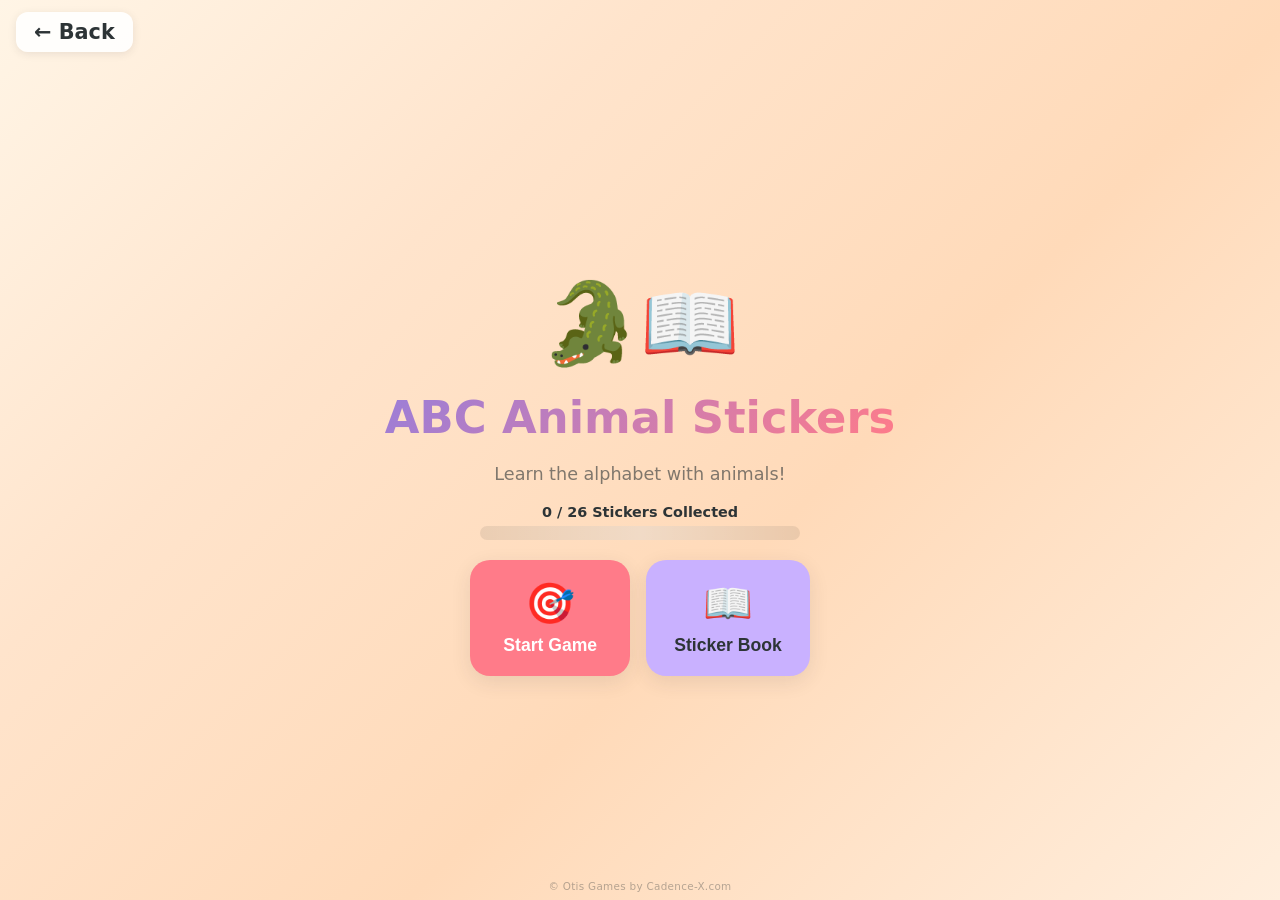
<file: alphabook/index - Copy (3).html>
<!DOCTYPE html>
<html lang="en">
<head>
  <meta charset="UTF-8">
  <meta name="viewport" content="width=device-width, initial-scale=1.0, user-scalable=no">
  <title>ABC Animal Stickers — Otis Games</title>
  <link rel="stylesheet" href="../styles/main.css">
  <link rel="icon" href="data:image/svg+xml,<svg xmlns='http://www.w3.org/2000/svg' viewBox='0 0 32 32'><text y='28' font-size='28'>🐊</text></svg>">
  <style>
    /* === Theme === */
    .ab-wrapper {
      width: 100%; height: 100dvh;
      display: flex; flex-direction: column; align-items: center;
      position: relative; overflow: hidden; padding-top: var(--header-h);
      background: linear-gradient(135deg, #FFF5E6 0%, #FFE4CC 30%, #FFDAB9 60%, #FFEEDD 100%);
    }
    .ab-back-link {
      font-size: 1.3rem; text-decoration: none; color: var(--text);
      padding: 8px 18px; border-radius: 12px;
      background: rgba(255,255,255,0.9); box-shadow: 0 2px 8px var(--shadow);
      font-weight: 600; display: inline-flex; align-items: center; gap: 6px;
      transition: var(--transition);
    }
    .ab-back-link:active { transform: scale(0.92); }

    /* === Views (show/hide) === */
    .ab-view { display: none; width: 100%; height: 100%; flex-direction: column; align-items: center; }
    .ab-view.active { display: flex; }

    /* ==================== HOME ==================== */
    .ab-home { justify-content: center; gap: 20px; padding: 20px; }
    .ab-logo {
      font-size: clamp(3rem, 10vw, 5rem);
      animation: float 3s ease-in-out infinite;
      display: flex; align-items: center; gap: 12px;
    }
    .ab-title {
      font-size: clamp(1.8rem, 5vw, 2.8rem);
      font-weight: 800; text-align: center;
      background: linear-gradient(135deg, var(--violet), var(--coral));
      -webkit-background-clip: text; -webkit-text-fill-color: transparent;
      background-clip: text;
    }
    .ab-subtitle { font-size: clamp(0.9rem, 2.5vw, 1.1rem); opacity: 0.6; text-align: center; }
    .ab-progress-wrap { width: 100%; max-width: 320px; text-align: center; }
    .ab-progress-text { font-size: 0.9rem; font-weight: 600; margin-bottom: 6px; color: var(--text); }
    .ab-progress-bar {
      width: 100%; height: 14px; background: rgba(0,0,0,0.08); border-radius: 10px;
      overflow: hidden; position: relative;
    }
    .ab-progress-fill {
      height: 100%; border-radius: 10px;
      background: linear-gradient(90deg, var(--teal), var(--mint));
      transition: width 0.5s ease;
    }
    .ab-progress-fill::after {
      content: ''; position: absolute; inset: 0;
      background: linear-gradient(90deg, transparent 0%, rgba(255,255,255,0.3) 50%, transparent 100%);
      animation: shimmer 2s infinite;
    }
    @keyframes shimmer {
      0% { transform: translateX(-100%); }
      100% { transform: translateX(100%); }
    }

    .ab-home-buttons { display: flex; gap: 16px; flex-wrap: wrap; justify-content: center; }
    .ab-home-btn {
      display: flex; flex-direction: column; align-items: center; gap: 8px;
      min-width: 160px; min-height: 100px; padding: 20px 28px;
      border: none; border-radius: 20px; font-size: 1.1rem; font-weight: 700;
      cursor: pointer; transition: var(--transition);
      box-shadow: 0 6px 20px var(--shadow);
    }
    .ab-home-btn:active { transform: scale(0.92); }
    .ab-home-btn .ab-btn-icon { font-size: 2.5rem; }
    .ab-home-btn.book-btn { background: var(--lavender); color: var(--text); }
    .ab-home-btn.game-btn { background: var(--coral); color: white; }

    /* ==================== STICKER BOOK ==================== */
    .ab-book { padding: 16px; overflow-y: auto; }
    .ab-book-header {
      width: 100%; max-width: 600px;
      display: flex; align-items: center; gap: 12px; margin-bottom: 16px;
      flex-shrink: 0;
    }
    .ab-book-header h2 { font-size: 1.3rem; flex: 1; text-align: center; }
    .ab-book-back {
      display: inline-flex; align-items: center; gap: 6px;
      font-size: 1rem; font-weight: 600; background: none; border: none;
      cursor: pointer; opacity: 0.7; transition: var(--transition);
      min-height: var(--tap-min); padding: 8px 16px; border-radius: 12px;
      background: rgba(255,255,255,0.5);
    }
    .ab-book-back:hover { opacity: 1; background: rgba(255,255,255,0.8); }
    .ab-book-back .arrow { font-size: 1.4rem; line-height: 1; }

    .ab-book-grid {
      display: grid;
      grid-template-columns: repeat(5, 1fr);
      gap: 12px; width: 100%; max-width: 600px; padding-bottom: 60px;
    }
    .ab-card {
      aspect-ratio: 1; border-radius: 16px; background: white;
      box-shadow: 0 4px 12px var(--shadow); cursor: pointer;
      display: flex; flex-direction: column; align-items: center;
      justify-content: center; gap: 2px;
      transition: var(--transition); position: relative;
      padding: 8px;
    }
    .ab-card:active { transform: scale(0.92); }
    .ab-card .ab-card-letter {
      font-size: clamp(1.2rem, 3vw, 1.8rem); font-weight: 800; line-height: 1;
    }
    .ab-card .ab-card-sticker {
      font-size: clamp(1.8rem, 4.5vw, 3rem); line-height: 1;
      transition: var(--transition);
      flex: 1; display: flex; align-items: center; justify-content: center;
      width: 100%; overflow: hidden;
    }
    .ab-card .ab-card-sticker.empty { opacity: 0.15; filter: grayscale(1); }
    .ab-card-sticker img,
    .ab-choice-sticker img,
    .ab-modal-sticker img {
      max-width: 100%; max-height: 100%;
      width: auto; height: auto;
      object-fit: contain; display: block;
    }
    .ab-card.collected { border: 3px solid var(--gold); }
    .ab-card.collected::after {
      content: '⭐'; position: absolute; top: -4px; right: -4px; font-size: 0.9rem;
    }
    .ab-card .ab-card-name {
      font-size: clamp(0.55rem, 1.2vw, 0.7rem); font-weight: 600;
      white-space: nowrap; overflow: hidden; text-overflow: ellipsis; max-width: 100%;
      color: var(--text); opacity: 0.7;
    }

    /* ==================== MODAL ==================== */
    .ab-modal {
      position: fixed; inset: 0; z-index: 50;
      display: none; align-items: center; justify-content: center;
      background: rgba(0,0,0,0.3); backdrop-filter: blur(4px);
      animation: fadeIn 0.2s ease;
    }
    .ab-modal.open { display: flex; }
    .ab-modal-inner {
      position: relative; width: 90%; max-width: 480px;
      background: linear-gradient(135deg, #FFF8F0, #FFEEDD);
      border-radius: 32px; padding: 32px 20px 40px;
      display: flex; flex-direction: column; align-items: center; gap: 8px;
      box-shadow: 0 20px 60px rgba(0,0,0,0.2);
      animation: slideUp 0.3s ease;
    }
    .ab-modal-close {
      position: absolute; top: 8px; right: 16px;
      font-size: 2rem; background: none; border: none; cursor: pointer;
      opacity: 0.5; transition: var(--transition); line-height: 1;
    }
    .ab-modal-close:hover { opacity: 1; }
    .ab-modal-nav {
      position: absolute; top: 50%; transform: translateY(-50%);
      display: inline-flex; align-items: center; justify-content: center;
      width: 56px; height: 56px; border-radius: 50%;
      font-size: 2rem; font-weight: 700; border: none; cursor: pointer;
      background: rgba(255,255,255,0.85);
      box-shadow: 0 4px 12px rgba(0,0,0,0.12);
      color: var(--text); opacity: 0.85;
      transition: var(--transition); line-height: 1;
      z-index: 2;
    }
    .ab-modal-nav:hover { opacity: 1; background: white; transform: translateY(-50%) scale(1.08); }
    .ab-modal-nav:active { transform: translateY(-50%) scale(0.92); }
    .ab-modal-nav.prev { left: -4px; }
    .ab-modal-nav.next { right: -4px; }
    .ab-modal-counter {
      font-size: 0.85rem; font-weight: 600; opacity: 0.5;
      margin-top: -4px;
    }

    .ab-modal-letter {
      font-size: clamp(3rem, 10vw, 5rem); font-weight: 900;
      background: linear-gradient(135deg, var(--violet), var(--coral));
      -webkit-background-clip: text; -webkit-text-fill-color: transparent;
      background-clip: text; line-height: 1.1;
    }
    .ab-modal-sticker {
      font-size: clamp(6rem, 35vh, 12rem); line-height: 1.1;
      animation: float 3s ease-in-out infinite;
      margin: 4px 0;
      display: flex; align-items: center; justify-content: center;
      width: min(80vw, 50vh, 400px);
      height: min(80vw, 50vh, 400px);
      flex-shrink: 0; overflow: hidden;
    }
    .ab-modal-name {
      font-size: clamp(1.2rem, 4vw, 2rem); font-weight: 700;
      color: var(--text);
    }
    .ab-modal-listen {
      margin-top: 4px; padding: 10px 24px; border: none; border-radius: 30px;
      background: var(--mint); font-size: 1rem; font-weight: 600; cursor: pointer;
      transition: var(--transition); display: flex; align-items: center; gap: 8px;
    }
    .ab-modal-listen:active { transform: scale(0.92); }
    .ab-modal-badge {
      font-size: 0.75rem; padding: 4px 12px; border-radius: 20px;
      font-weight: 600;
    }
    .ab-modal-badge.collected-badge { background: var(--gold); color: white; }
    .ab-modal-badge.new-badge { background: var(--sky); color: var(--text); }

    /* ==================== MATCH GAME ==================== */
    .ab-game {
      padding: 16px; justify-content: center; position: relative;
    }
    .ab-game-header {
      position: absolute; top: 12px; left: 16px; right: 16px;
      display: flex; justify-content: space-between; align-items: center; z-index: 5;
    }
    .ab-game-back {
      display: inline-flex; align-items: center; gap: 6px;
      font-size: 1rem; font-weight: 600; background: none; border: none;
      cursor: pointer; opacity: 0.7; transition: var(--transition);
      min-height: var(--tap-min); padding: 8px 16px; border-radius: 12px;
      background: rgba(255,255,255,0.5);
    }
    .ab-game-back:hover { opacity: 1; background: rgba(255,255,255,0.8); }
    .ab-game-back .arrow { font-size: 1.4rem; line-height: 1; }
    .ab-game-round {
      font-size: 1rem; font-weight: 700; opacity: 0.6;
    }

    .ab-game-prompt {
      display: flex; flex-direction: column; align-items: center;
      margin-bottom: 4px; gap: 0; flex-shrink: 0;
    }
    .ab-game-letter {
      font-size: clamp(3rem, 10vw, 5rem); font-weight: 900; line-height: 1;
      background: linear-gradient(135deg, var(--violet), var(--coral));
      -webkit-background-clip: text; -webkit-text-fill-color: transparent;
      background-clip: text;
    }
    .ab-game-arrow { font-size: clamp(1rem, 3vw, 1.5rem); opacity: 0.3; margin-top: -4px; }

    .ab-game-choices {
      display: flex; flex-direction: column; gap: 8px;
      justify-content: center; align-items: center;
      width: 100%; max-width: 400px; flex: 1;
      min-height: 0;
    }
    .ab-choice {
      width: 100%;
      border-radius: 20px; background: white;
      box-shadow: 0 6px 24px var(--shadow); cursor: pointer;
      display: flex; flex-direction: column; align-items: center;
      justify-content: center; padding: 8px 8px 6px;
      border: 4px solid transparent;
      flex: 1; min-height: 0;
      transition: var(--transition);
      box-sizing: border-box;
    }
    .ab-choice:active { transform: scale(0.95); }
    .ab-choice .ab-choice-sticker {
      flex: 1; width: 100%; min-height: 0;
      font-size: clamp(2.5rem, 8vw, 4rem); line-height: 1;
      display: flex; align-items: center; justify-content: center;
      overflow: hidden;
    }
    .ab-choice .ab-choice-label {
      font-size: clamp(0.75rem, 2.5vw, 0.9rem); font-weight: 700;
      color: var(--text); text-align: center; flex-shrink: 0;
    }
    .ab-choice.correct {
      border-color: var(--teal); background: #E8FFF0;
      animation: bounce 0.5s ease;
    }
    .ab-choice.correct .ab-choice-sticker { animation: bounce 0.5s ease; }
    .ab-choice.wrong {
      border-color: var(--coral); background: #FFE8E8;
      animation: wobble 0.4s ease;
    }
    .ab-choice.disabled { pointer-events: none; opacity: 0.6; }

    .ab-game-message {
      margin-top: 16px; font-size: 1rem; font-weight: 600;
      min-height: 1.5em; text-align: center;
    }

    /* ==================== RESPONSIVE ==================== */
    @media (max-width: 480px) {
      .ab-book-grid { grid-template-columns: repeat(4, 1fr); gap: 10px; }
      .ab-home-btn { min-width: 140px; min-height: 80px; padding: 16px 20px; }
    }
    @media (max-width: 360px) {
      .ab-book-grid { grid-template-columns: repeat(3, 1fr); gap: 8px; }
    }
    @media (min-width: 600px) {
      .ab-book-grid { grid-template-columns: repeat(5, 1fr); max-width: 600px; }
    }
  </style>
</head>
<body>
  <div class="ab-wrapper" id="app">
    <div class="game-header">
      <a href="../index.html" class="ab-back-link" onclick="OtisAudio.playPop()">← Back</a>
    </div>

    <!-- ============ HOME VIEW ============ -->
    <div class="ab-view ab-home active" id="viewHome">
      <div class="ab-logo">🐊📖</div>
      <div class="ab-title">ABC Animal Stickers</div>
      <div class="ab-subtitle">Learn the alphabet with animals!</div>
      <div class="ab-progress-wrap">
        <div class="ab-progress-text" id="progressText">0 / 26 Stickers Collected</div>
        <div class="ab-progress-bar">
          <div class="ab-progress-fill" id="progressFill" style="width:0%"></div>
        </div>
      </div>
      <div class="ab-home-buttons">
        <button class="ab-home-btn game-btn" onclick="startGame()">
          <span class="ab-btn-icon">🎯</span>
          Start Game
        </button>
        <button class="ab-home-btn book-btn" onclick="showView('book')">
          <span class="ab-btn-icon">📖</span>
          Sticker Book
        </button>
      </div>
    </div>

    <!-- ============ STICKER BOOK VIEW ============ -->
    <div class="ab-view ab-book" id="viewBook">
      <div class="ab-book-header">
        <button class="ab-book-back" onclick="showView('home')">
          <span class="arrow">←</span> Back
        </button>
        <h2>📖 Sticker Book</h2>
      </div>
      <div class="ab-book-grid" id="bookGrid"></div>
    </div>

    <!-- ============ STICKER MODAL ============ -->
    <div class="ab-modal" id="modal">
      <div class="ab-modal-inner">
        <button class="ab-modal-close" onclick="closeModal()">✕</button>
        <div class="ab-modal-letter" id="modalLetter">A</div>
        <div style="position:relative;display:flex;align-items:center;width:100%;justify-content:center;">
          <button class="ab-modal-nav prev" onclick="navAnimal(-1)">‹</button>
          <div class="ab-modal-sticker" id="modalSticker">🐊</div>
          <button class="ab-modal-nav next" onclick="navAnimal(1)">›</button>
        </div>
        <div class="ab-modal-name" id="modalName">Alligator</div>
        <div class="ab-modal-counter" id="modalCounter">1 / 5</div>
        <div class="ab-modal-badge" id="modalBadge"></div>
        <button class="ab-modal-listen" id="modalListen">🔊 Listen</button>
      </div>
    </div>

    <!-- ============ MATCH GAME VIEW ============ -->
    <div class="ab-view ab-game" id="viewGame">
      <div class="ab-game-header">
        <button class="ab-game-back" onclick="quitGame()"><span class="arrow">←</span> Quit</button>
        <span class="ab-game-round" id="gameRound">1 / 26</span>
      </div>
      <div class="ab-game-prompt">
        <div class="ab-game-letter" id="gameLetter">A</div>
        <div class="ab-game-arrow">▼</div>
      </div>
      <div class="ab-game-choices" id="gameChoices"></div>
      <div class="ab-game-message" id="gameMessage"></div>
    </div>

    <div class="game-footer"><span>© Otis Games by Cadence-X.com</span></div>
  </div>

  <script src="../scripts/shared.js"></script>
  <script>
    // ============================================================
    // ANIMAL DATA — 26 letters with rotating pools
    // ============================================================
    const ANIMALS = {
      A: ['Alligator🐊', 'Ant🐜', 'Antelope🦌', 'Ape🦧', 'Armadillo🦔'],
      B: ['Bear🐻', 'Bat🦇', 'Bee🐝', 'Butterfly🦋', 'Beaver🦫', 'Buffalo🐃'],
      C: ['Cat🐱', 'Cow🐄', 'Cheetah🐆', 'Camel🐫', 'Crab🦀', 'Caterpillar🐛'],
      D: ['Dog🐶', 'Dolphin🐬', 'Duck🦆', 'Donkey🫏', 'Deer🦌', 'Dragonfly🦗'],
      E: ['Elephant🐘', 'Eagle🦅', 'Eel🐟', 'Emu🦃', 'Elk🦌'],
      F: ['Fox🦊', 'Frog🐸', 'Flamingo🦩', 'Fish🐟', 'Ferret🐹', 'Falcon🦅'],
      G: ['Giraffe🦒', 'Gorilla🦍', 'Goat🐐', 'Goldfish🐟', 'Grasshopper🦗', 'Guinea Pig🐹'],
      H: ['Hippo🦛', 'Horse🐴', 'Hedgehog🦔', 'Hamster🐹', 'Hyena🐺', 'Hawk🦅'],
      I: ['Iguana🦎', 'Impala🦌', 'Ibis🦩', 'Insect🐛'],
      J: ['Jaguar🐆', 'Jellyfish🪼', 'Blue Jay🐦', 'Jackal🐺'],
      K: ['Kangaroo🦘', 'Koala🐨', 'Kingfisher🐦', 'Kiwi🐦'],
      L: ['Lion🦁', 'Leopard🐆', 'Llama🦙', 'Lemur🐒', 'Lobster🦞', 'Ladybug🐞'],
      M: ['Monkey🐵', 'Mouse🐭', 'Meerkat🐹', 'Moose🦌', 'Mole🐹'],
      N: ['Newt🦎', 'Narwhal🐋', 'Nightingale🐦', 'Numbat🐹'],
      O: ['Owl🦉', 'Octopus🐙', 'Otter🦦', 'Ostrich🦃', 'Orangutan🦧'],
      P: ['Penguin🐧', 'Panda🐼', 'Pig🐷', 'Parrot🦜', 'Polar Bear🐻‍❄️', 'Peacock🦚'],
      Q: ['Quail🐦', 'Quokka🦘', 'Quoll🐱'],
      R: ['Rabbit🐰', 'Rhino🦏', 'Raccoon🦝', 'Rat🐀', 'Reindeer🦌'],
      S: ['Sloth🦥', 'Shark🦈', 'Snake🐍', 'Sheep🐑', 'Squirrel🐿️', 'Seal🦭'],
      T: ['Tiger🐯', 'Turtle🐢', 'Toucan🐦', 'Turkey🦃', 'Toad🐸'],
      U: ['Urchin🪸', 'Umbrellabird🐦', 'Urial🐐'],
      V: ['Vulture🦅', 'Viper🐍', 'Vicuña🦙'],
      W: ['Whale🐋', 'Wolf🐺', 'Walrus🦭', 'Wombat🐹', 'Weasel🐹'],
      X: ['X-ray Tetra🐟', 'Xenops🐦'],
      Y: ['Yak🐃', 'Yellowjacket🐝'],
      Z: ['Zebra🦓', 'Zebu🐃']
    };

    const LETTERS = Object.keys(ANIMALS); // A–Z

    // ============================================================
    // STATE
    // ============================================================
    const GAME_ROUNDS = 5;
    const STORAGE_KEY = 'abc_animal_stickers';

    function loadCollected() {
      try {
        const data = localStorage.getItem(STORAGE_KEY);
        return data ? new Set(JSON.parse(data)) : new Set();
      } catch(e) { return new Set(); }
    }
    function saveCollected() {
      try { localStorage.setItem(STORAGE_KEY, JSON.stringify([...collected])); } catch(e) {}
    }

    let collected = loadCollected();
    let gameLetters = [];
    let gameIndex = 0;
    let gameCorrect = '';
    let gameChoices = [];
    let currentModalLetter = 'A';
    let currentAnimalIndex = 0;
    let isAdvancing = false;
    let lastGameLetters = [];

    // ============================================================
    // HELPERS
    // ============================================================
    function getRandomAnimal(letter) {
      const pool = ANIMALS[letter];
      return pool[Math.floor(Math.random() * pool.length)];
    }

    function pickRandomAnimal() {
      const l = LETTERS[Math.floor(Math.random() * LETTERS.length)];
      return { letter: l, animal: getRandomAnimal(l) };
    }

    function getAnimalEmoji(str) {
      const match = str.match(/\p{Extended_Pictographic}/u);
      return match ? match[0] : '🐾';
    }

    function getAnimalName(str) {
      return str.replace(/\p{Extended_Pictographic}/gu, '').trim();
    }

    // Reverse lookup: animal string → letter
    const ANIMAL_TO_LETTER = {};
    LETTERS.forEach(letter => {
      ANIMALS[letter].forEach(animal => {
        ANIMAL_TO_LETTER[animal] = letter;
      });
    });

    function getAnimalImageHtml(letter, name, emoji) {
      const path = `assets/${letter} ${name}.png`;
      return `<img src="${encodeURI(path)}" alt="${name}" onerror="this.outerHTML='${emoji}'">`;
    }

    // ============================================================
    // VIEW SWITCHING
    // ============================================================
    function showView(view) {
      document.querySelectorAll('.ab-view').forEach(v => v.classList.remove('active'));
      const el = document.getElementById('view' + view.charAt(0).toUpperCase() + view.slice(1));
      if (el) el.classList.add('active');
      document.querySelector('.game-header').style.display = view === 'home' ? '' : 'none';
      updateProgress();
      if (view === 'book') renderBook();
    }

    function updateProgress() {
      const count = collected.size;
      document.getElementById('progressText').textContent = `${count} / 26 Stickers Collected`;
      document.getElementById('progressFill').style.width = `${(count / 26) * 100}%`;
    }

    // ============================================================
    // STICKER BOOK
    // ============================================================
    function renderBook() {
      const grid = document.getElementById('bookGrid');
      grid.innerHTML = '';
      LETTERS.forEach(letter => {
        const card = document.createElement('div');
        card.className = 'ab-card' + (collected.has(letter) ? ' collected' : '');
        const animal = getRandomAnimal(letter);
        const name = getAnimalName(animal);
        const display = collected.has(letter)
          ? getAnimalImageHtml(letter, name, getAnimalEmoji(animal))
          : '?';
        card.innerHTML = `
          <div class="ab-card-letter">${letter}</div>
          <div class="ab-card-sticker ${collected.has(letter) ? '' : 'empty'}">${display}</div>
          <div class="ab-card-name">${collected.has(letter) ? name : ''}</div>
        `;
        card.dataset.animal = animal;
        card.addEventListener('click', () => openModal(letter, animal));
        grid.appendChild(card);
      });
    }

    // ============================================================
    // MODAL
    // ============================================================
    function openModal(letter, animal) {
      currentModalLetter = letter;
      const pool = ANIMALS[letter];
      currentAnimalIndex = animal ? pool.indexOf(animal) : 0;
      if (currentAnimalIndex === -1) currentAnimalIndex = 0;
      renderModal();
      document.getElementById('modal').classList.add('open');
      try { OtisAudio.playPop(); } catch(e) {}
    }

    function closeModal() {
      document.getElementById('modal').classList.remove('open');
    }

    function navAnimal(dir) {
      const pool = ANIMALS[currentModalLetter];
      currentAnimalIndex = (currentAnimalIndex + dir + pool.length) % pool.length;
      renderModal();
    }

    function renderModal() {
      const pool = ANIMALS[currentModalLetter];
      const animal = pool[currentAnimalIndex];
      const name = getAnimalName(animal);
      document.getElementById('modalLetter').textContent = currentModalLetter;
      document.getElementById('modalSticker').innerHTML = getAnimalImageHtml(currentModalLetter, name, getAnimalEmoji(animal));
      document.getElementById('modalName').textContent = name;
      document.getElementById('modalCounter').textContent = `${currentAnimalIndex + 1} / ${pool.length}`;
      const badge = document.getElementById('modalBadge');
      if (collected.has(currentModalLetter)) {
        badge.textContent = '⭐ Collected';
        badge.className = 'ab-modal-badge collected-badge';
      } else {
        badge.textContent = '🆕 Not yet collected';
        badge.className = 'ab-modal-badge new-badge';
      }
      const listenBtn = document.getElementById('modalListen');
      listenBtn.onclick = () => {
        try { OtisSpeech.speak(`${currentModalLetter} is for ${name}`); } catch(e) {}
      };
    }

    // Close modal on backdrop click
    document.getElementById('modal').addEventListener('click', function(e) {
      if (e.target === this) closeModal();
    });

    // Keyboard nav for modal
    document.addEventListener('keydown', function(e) {
      if (!document.getElementById('modal').classList.contains('open')) return;
      if (e.key === 'Escape') closeModal();
      if (e.key === 'ArrowLeft') navAnimal(-1);
      if (e.key === 'ArrowRight') navAnimal(1);
    });

    // ============================================================
    // MATCH GAME
    // ============================================================
    function startGame() {
      // Pick 5 letters, avoiding repeats from the last game as much as possible
      const shuffled = shuffleArray([...LETTERS]);
      const fresh = shuffled.filter(l => !lastGameLetters.includes(l));
      const recycled = shuffled.filter(l => lastGameLetters.includes(l));
      gameLetters = [...fresh, ...recycled].slice(0, GAME_ROUNDS);
      lastGameLetters = [...gameLetters];
      gameIndex = 0;
      isAdvancing = false;
      collected = new Set();
      updateProgress();
      showView('game');
      loadRound();
    }

    function quitGame() {
      showView('home');
    }

    function loadRound() {
      if (gameIndex >= GAME_ROUNDS) {
        gameComplete();
        return;
      }
      isAdvancing = false;
      const letter = gameLetters[gameIndex];
      document.getElementById('gameLetter').textContent = letter;
      document.getElementById('gameRound').textContent = `${gameIndex + 1} / ${GAME_ROUNDS}`;
      document.getElementById('gameMessage').textContent = '';

      // Pick correct animal
      gameCorrect = getRandomAnimal(letter);

      // Pick 2 distractors from other letters
      const distractorLetters = LETTERS.filter(l => l !== letter);
      const distractors = [];
      const used = new Set();
      while (distractors.length < 2) {
        const dl = distractorLetters[Math.floor(Math.random() * distractorLetters.length)];
        const da = getRandomAnimal(dl);
        const key = dl + da;
        if (!used.has(key)) {
          used.add(key);
          distractors.push(da);
        }
      }

      // Build choices and shuffle
      gameChoices = shuffleArray([gameCorrect, ...distractors]);

      // Render choices
      const container = document.getElementById('gameChoices');
      container.innerHTML = '';
      gameChoices.forEach(animal => {
        const el = document.createElement('div');
        el.className = 'ab-choice';
        el.dataset.animal = animal;
        const name = getAnimalName(animal);
        const choiceLetter = ANIMAL_TO_LETTER[animal];
        const display = getAnimalImageHtml(choiceLetter, name, getAnimalEmoji(animal));
        el.innerHTML = `
          <div class="ab-choice-sticker">${display}</div>
          <div class="ab-choice-label">${name}</div>
        `;
        el.addEventListener('click', () => handleChoice(el, animal));
        container.appendChild(el);
      });
    }

    function handleChoice(el, animal) {
      if (isAdvancing) return;
      const letter = gameLetters[gameIndex];

      if (animal === gameCorrect) {
        isAdvancing = true;
        el.classList.add('correct');
        collected.add(letter);
        saveCollected();
        updateProgress();
        document.getElementById('gameMessage').textContent = '✅ Correct!';
        try {
          OtisAudio.playSparkle();
          OtisSpeech.speak(`${letter} is for ${getAnimalName(animal)}`);
        } catch(e) {}
        // Particle burst at choice center
        const rect = el.getBoundingClientRect();
        try { OtisParticles.burst(rect.left + rect.width/2, rect.top + rect.height/2, '#FFD700', 16); } catch(e) {}

        // Disable all choices
        document.querySelectorAll('.ab-choice').forEach(c => c.classList.add('disabled'));

        setTimeout(() => {
          gameIndex++;
          loadRound();
        }, 900);
      } else {
        el.classList.add('wrong');
        document.getElementById('gameMessage').textContent = '❌ Try again!';
        try { OtisAudio.playWobble(); } catch(e) {}
        setTimeout(() => {
          el.classList.remove('wrong');
          if (!isAdvancing) document.getElementById('gameMessage').textContent = '';
        }, 500);
      }
    }

    function gameComplete() {
      updateProgress();
      try { OtisAudio.playFanfare(); } catch(e) {}
      document.getElementById('gameMessage').textContent = '🎉 Round complete!';
      setTimeout(() => {
        const overlay = document.createElement('div');
        overlay.className = 'celebration';
        overlay.style.cssText = 'z-index:100;background:rgba(0,0,0,0.3);';
        overlay.innerHTML = `
          <div class="celebration-card" style="display:flex;flex-direction:column;align-items:center;gap:12px;">
            <div class="star" style="font-size:3rem;animation:bounce 0.6s ease infinite;">🎉</div>
            <h2 style="color:var(--gold);margin:0;">Great job! 5 new stickers!</h2>
            <div style="display:flex;gap:12px;margin-top:8px;">
              <button class="btn" style="background:var(--coral);color:white;min-width:120px;" id="celebPlayAgain">Play Again</button>
              <button class="btn" style="background:var(--lavender);color:var(--text);min-width:120px;" id="celebQuit">Quit</button>
            </div>
          </div>
        `;
        document.getElementById('app').appendChild(overlay);
        document.getElementById('celebPlayAgain').addEventListener('click', () => {
          overlay.remove();
          startGame();
        });
        document.getElementById('celebQuit').addEventListener('click', () => {
          overlay.remove();
          showView('home');
        });
      }, 400);
    }

    // ============================================================
    // INIT
    // ============================================================
    updateProgress();
  </script>
</body>
</html>
</file>
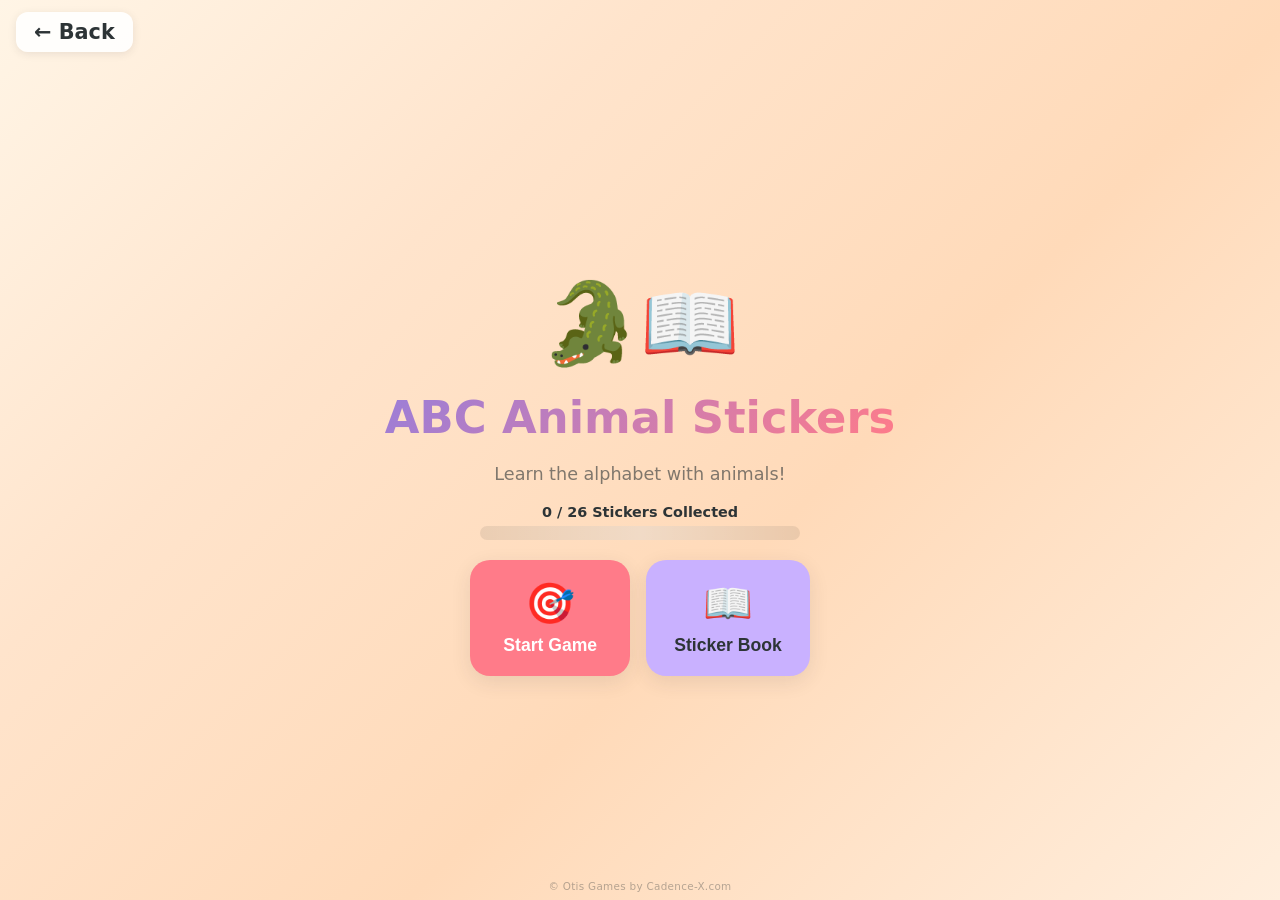
<file: alphabook/index - Copy.html>
<!DOCTYPE html>
<html lang="en">
<head>
  <meta charset="UTF-8">
  <meta name="viewport" content="width=device-width, initial-scale=1.0, user-scalable=no">
  <title>ABC Animal Stickers — Otis Games</title>
  <link rel="stylesheet" href="../styles/main.css">
  <link rel="icon" href="data:image/svg+xml,<svg xmlns='http://www.w3.org/2000/svg' viewBox='0 0 32 32'><text y='28' font-size='28'>🐊</text></svg>">
  <style>
    /* === Theme === */
    .ab-wrapper {
      width: 100%; height: 100dvh;
      display: flex; flex-direction: column; align-items: center;
      position: relative; overflow: hidden; padding-top: var(--header-h);
      background: linear-gradient(135deg, #FFF5E6 0%, #FFE4CC 30%, #FFDAB9 60%, #FFEEDD 100%);
    }
    .ab-back-link {
      font-size: 1.3rem; text-decoration: none; color: var(--text);
      padding: 8px 18px; border-radius: 12px;
      background: rgba(255,255,255,0.9); box-shadow: 0 2px 8px var(--shadow);
      font-weight: 600; display: inline-flex; align-items: center; gap: 6px;
      transition: var(--transition);
    }
    .ab-back-link:active { transform: scale(0.92); }

    /* === Views (show/hide) === */
    .ab-view { display: none; width: 100%; height: 100%; flex-direction: column; align-items: center; }
    .ab-view.active { display: flex; }

    /* ==================== HOME ==================== */
    .ab-home { justify-content: center; gap: 20px; padding: 20px; }
    .ab-logo {
      font-size: clamp(3rem, 10vw, 5rem);
      animation: float 3s ease-in-out infinite;
      display: flex; align-items: center; gap: 12px;
    }
    .ab-title {
      font-size: clamp(1.8rem, 5vw, 2.8rem);
      font-weight: 800; text-align: center;
      background: linear-gradient(135deg, var(--violet), var(--coral));
      -webkit-background-clip: text; -webkit-text-fill-color: transparent;
      background-clip: text;
    }
    .ab-subtitle { font-size: clamp(0.9rem, 2.5vw, 1.1rem); opacity: 0.6; text-align: center; }
    .ab-progress-wrap { width: 100%; max-width: 320px; text-align: center; }
    .ab-progress-text { font-size: 0.9rem; font-weight: 600; margin-bottom: 6px; color: var(--text); }
    .ab-progress-bar {
      width: 100%; height: 14px; background: rgba(0,0,0,0.08); border-radius: 10px;
      overflow: hidden; position: relative;
    }
    .ab-progress-fill {
      height: 100%; border-radius: 10px;
      background: linear-gradient(90deg, var(--teal), var(--mint));
      transition: width 0.5s ease;
    }
    .ab-progress-fill::after {
      content: ''; position: absolute; inset: 0;
      background: linear-gradient(90deg, transparent 0%, rgba(255,255,255,0.3) 50%, transparent 100%);
      animation: shimmer 2s infinite;
    }
    @keyframes shimmer {
      0% { transform: translateX(-100%); }
      100% { transform: translateX(100%); }
    }

    .ab-home-buttons { display: flex; gap: 16px; flex-wrap: wrap; justify-content: center; }
    .ab-home-btn {
      display: flex; flex-direction: column; align-items: center; gap: 8px;
      min-width: 160px; min-height: 100px; padding: 20px 28px;
      border: none; border-radius: 20px; font-size: 1.1rem; font-weight: 700;
      cursor: pointer; transition: var(--transition);
      box-shadow: 0 6px 20px var(--shadow);
    }
    .ab-home-btn:active { transform: scale(0.92); }
    .ab-home-btn .ab-btn-icon { font-size: 2.5rem; }
    .ab-home-btn.book-btn { background: var(--lavender); color: var(--text); }
    .ab-home-btn.game-btn { background: var(--coral); color: white; }

    /* ==================== STICKER BOOK ==================== */
    .ab-book { padding: 16px; overflow-y: auto; }
    .ab-book-header {
      width: 100%; max-width: 600px;
      display: flex; align-items: center; gap: 12px; margin-bottom: 16px;
      flex-shrink: 0;
    }
    .ab-book-header h2 { font-size: 1.3rem; flex: 1; text-align: center; }
    .ab-book-back {
      display: inline-flex; align-items: center; gap: 6px;
      font-size: 1rem; font-weight: 600; background: none; border: none;
      cursor: pointer; opacity: 0.7; transition: var(--transition);
      min-height: var(--tap-min); padding: 8px 16px; border-radius: 12px;
      background: rgba(255,255,255,0.5);
    }
    .ab-book-back:hover { opacity: 1; background: rgba(255,255,255,0.8); }
    .ab-book-back .arrow { font-size: 1.4rem; line-height: 1; }

    .ab-book-grid {
      display: grid;
      grid-template-columns: repeat(5, 1fr);
      gap: 12px; width: 100%; max-width: 600px; padding-bottom: 60px;
    }
    .ab-card {
      aspect-ratio: 1; border-radius: 16px; background: white;
      box-shadow: 0 4px 12px var(--shadow); cursor: pointer;
      display: flex; flex-direction: column; align-items: center;
      justify-content: center; gap: 2px;
      transition: var(--transition); position: relative;
      padding: 8px;
    }
    .ab-card:active { transform: scale(0.92); }
    .ab-card .ab-card-letter {
      font-size: clamp(1.2rem, 3vw, 1.8rem); font-weight: 800; line-height: 1;
    }
    .ab-card .ab-card-sticker {
      font-size: clamp(1.8rem, 4.5vw, 3rem); line-height: 1;
      transition: var(--transition);
    }
    .ab-card .ab-card-sticker.empty { opacity: 0.15; filter: grayscale(1); }
    .ab-card.collected { border: 3px solid var(--gold); }
    .ab-card.collected::after {
      content: '⭐'; position: absolute; top: -4px; right: -4px; font-size: 0.9rem;
    }
    .ab-card .ab-card-name {
      font-size: clamp(0.55rem, 1.2vw, 0.7rem); font-weight: 600;
      white-space: nowrap; overflow: hidden; text-overflow: ellipsis; max-width: 100%;
      color: var(--text); opacity: 0.7;
    }

    /* ==================== MODAL ==================== */
    .ab-modal {
      position: fixed; inset: 0; z-index: 50;
      display: none; align-items: center; justify-content: center;
      background: rgba(0,0,0,0.3); backdrop-filter: blur(4px);
      animation: fadeIn 0.2s ease;
    }
    .ab-modal.open { display: flex; }
    .ab-modal-inner {
      position: relative; width: 90%; max-width: 480px;
      background: linear-gradient(135deg, #FFF8F0, #FFEEDD);
      border-radius: 32px; padding: 32px 20px 40px;
      display: flex; flex-direction: column; align-items: center; gap: 8px;
      box-shadow: 0 20px 60px rgba(0,0,0,0.2);
      animation: slideUp 0.3s ease;
    }
    .ab-modal-close {
      position: absolute; top: 8px; right: 16px;
      font-size: 2rem; background: none; border: none; cursor: pointer;
      opacity: 0.5; transition: var(--transition); line-height: 1;
    }
    .ab-modal-close:hover { opacity: 1; }
    .ab-modal-nav {
      position: absolute; top: 50%; transform: translateY(-50%);
      display: inline-flex; align-items: center; justify-content: center;
      width: 56px; height: 56px; border-radius: 50%;
      font-size: 2rem; font-weight: 700; border: none; cursor: pointer;
      background: rgba(255,255,255,0.85);
      box-shadow: 0 4px 12px rgba(0,0,0,0.12);
      color: var(--text); opacity: 0.85;
      transition: var(--transition); line-height: 1;
      z-index: 2;
    }
    .ab-modal-nav:hover { opacity: 1; background: white; transform: translateY(-50%) scale(1.08); }
    .ab-modal-nav:active { transform: translateY(-50%) scale(0.92); }
    .ab-modal-nav.prev { left: -4px; }
    .ab-modal-nav.next { right: -4px; }
    .ab-modal-counter {
      font-size: 0.85rem; font-weight: 600; opacity: 0.5;
      margin-top: -4px;
    }

    .ab-modal-letter {
      font-size: clamp(3rem, 10vw, 5rem); font-weight: 900;
      background: linear-gradient(135deg, var(--violet), var(--coral));
      -webkit-background-clip: text; -webkit-text-fill-color: transparent;
      background-clip: text; line-height: 1.1;
    }
    .ab-modal-sticker {
      font-size: clamp(6rem, 35vh, 12rem); line-height: 1.1;
      animation: float 3s ease-in-out infinite;
      margin: 4px 0;
    }
    .ab-modal-name {
      font-size: clamp(1.2rem, 4vw, 2rem); font-weight: 700;
      color: var(--text);
    }
    .ab-modal-listen {
      margin-top: 4px; padding: 10px 24px; border: none; border-radius: 30px;
      background: var(--mint); font-size: 1rem; font-weight: 600; cursor: pointer;
      transition: var(--transition); display: flex; align-items: center; gap: 8px;
    }
    .ab-modal-listen:active { transform: scale(0.92); }
    .ab-modal-badge {
      font-size: 0.75rem; padding: 4px 12px; border-radius: 20px;
      font-weight: 600;
    }
    .ab-modal-badge.collected-badge { background: var(--gold); color: white; }
    .ab-modal-badge.new-badge { background: var(--sky); color: var(--text); }

    /* ==================== MATCH GAME ==================== */
    .ab-game { padding: 16px; justify-content: center; position: relative; }
    .ab-game-header {
      position: absolute; top: 12px; left: 16px; right: 16px;
      display: flex; justify-content: space-between; align-items: center; z-index: 5;
    }
    .ab-game-back {
      display: inline-flex; align-items: center; gap: 6px;
      font-size: 1rem; font-weight: 600; background: none; border: none;
      cursor: pointer; opacity: 0.7; transition: var(--transition);
      min-height: var(--tap-min); padding: 8px 16px; border-radius: 12px;
      background: rgba(255,255,255,0.5);
    }
    .ab-game-back:hover { opacity: 1; background: rgba(255,255,255,0.8); }
    .ab-game-back .arrow { font-size: 1.4rem; line-height: 1; }
    .ab-game-round {
      font-size: 1rem; font-weight: 700; opacity: 0.6;
    }

    .ab-game-prompt {
      display: flex; flex-direction: column; align-items: center;
      margin-bottom: 12px; gap: 0;
    }
    .ab-game-letter {
      font-size: clamp(5rem, 18vw, 9rem); font-weight: 900; line-height: 1;
      background: linear-gradient(135deg, var(--violet), var(--coral));
      -webkit-background-clip: text; -webkit-text-fill-color: transparent;
      background-clip: text;
      animation: bounce 1s ease infinite;
    }
    .ab-game-arrow { font-size: clamp(1.5rem, 4vw, 2.5rem); opacity: 0.3; margin-top: -8px; }

    .ab-game-choices {
      display: flex; gap: 16px; justify-content: center;
      width: 100%; max-width: 600px; flex-wrap: wrap;
    }
    .ab-choice {
      flex: 1; min-width: 120px; max-width: 180px;
      aspect-ratio: 1; border-radius: 24px; background: white;
      box-shadow: 0 6px 24px var(--shadow); cursor: pointer;
      display: flex; flex-direction: column; align-items: center;
      justify-content: center; gap: 6px;
      transition: var(--transition); padding: 16px;
      border: 4px solid transparent;
    }
    .ab-choice:active { transform: scale(0.9); }
    .ab-choice .ab-choice-sticker { font-size: clamp(3rem, 12vw, 5rem); line-height: 1; }
    .ab-choice .ab-choice-label {
      font-size: clamp(0.75rem, 2vw, 0.95rem); font-weight: 600;
      color: var(--text); opacity: 0.7;
    }
    .ab-choice.correct {
      border-color: var(--teal); background: #E8FFF0;
      animation: bounce 0.5s ease;
    }
    .ab-choice.correct .ab-choice-sticker { animation: bounce 0.5s ease; }
    .ab-choice.wrong {
      border-color: var(--coral); background: #FFE8E8;
      animation: wobble 0.4s ease;
    }
    .ab-choice.disabled { pointer-events: none; opacity: 0.6; }

    .ab-game-message {
      margin-top: 16px; font-size: 1rem; font-weight: 600;
      min-height: 1.5em; text-align: center;
    }

    /* ==================== RESPONSIVE ==================== */
    @media (max-width: 480px) {
      .ab-book-grid { grid-template-columns: repeat(4, 1fr); gap: 10px; }
      .ab-home-btn { min-width: 140px; min-height: 80px; padding: 16px 20px; }
      .ab-choice { min-width: 100px; }
    }
    @media (max-width: 360px) {
      .ab-book-grid { grid-template-columns: repeat(3, 1fr); gap: 8px; }
      .ab-choice { min-width: 90px; }
    }
    @media (min-width: 600px) {
      .ab-book-grid { grid-template-columns: repeat(5, 1fr); max-width: 600px; }
    }
  </style>
</head>
<body>
  <div class="ab-wrapper" id="app">
    <div class="game-header">
      <a href="../index.html" class="ab-back-link" onclick="OtisAudio.playPop()">← Back</a>
    </div>

    <!-- ============ HOME VIEW ============ -->
    <div class="ab-view ab-home active" id="viewHome">
      <div class="ab-logo">🐊📖</div>
      <div class="ab-title">ABC Animal Stickers</div>
      <div class="ab-subtitle">Learn the alphabet with animals!</div>
      <div class="ab-progress-wrap">
        <div class="ab-progress-text" id="progressText">0 / 26 Stickers Collected</div>
        <div class="ab-progress-bar">
          <div class="ab-progress-fill" id="progressFill" style="width:0%"></div>
        </div>
      </div>
      <div class="ab-home-buttons">
        <button class="ab-home-btn game-btn" onclick="startGame()">
          <span class="ab-btn-icon">🎯</span>
          Start Game
        </button>
        <button class="ab-home-btn book-btn" onclick="showView('book')">
          <span class="ab-btn-icon">📖</span>
          Sticker Book
        </button>
      </div>
    </div>

    <!-- ============ STICKER BOOK VIEW ============ -->
    <div class="ab-view ab-book" id="viewBook">
      <div class="ab-book-header">
        <button class="ab-book-back" onclick="showView('home')">
          <span class="arrow">←</span> Back
        </button>
        <h2>📖 Sticker Book</h2>
      </div>
      <div class="ab-book-grid" id="bookGrid"></div>
    </div>

    <!-- ============ STICKER MODAL ============ -->
    <div class="ab-modal" id="modal">
      <div class="ab-modal-inner">
        <button class="ab-modal-close" onclick="closeModal()">✕</button>
        <div class="ab-modal-letter" id="modalLetter">A</div>
        <div style="position:relative;display:flex;align-items:center;width:100%;justify-content:center;">
          <button class="ab-modal-nav prev" onclick="navAnimal(-1)">‹</button>
          <div class="ab-modal-sticker" id="modalSticker">🐊</div>
          <button class="ab-modal-nav next" onclick="navAnimal(1)">›</button>
        </div>
        <div class="ab-modal-name" id="modalName">Alligator</div>
        <div class="ab-modal-counter" id="modalCounter">1 / 5</div>
        <div class="ab-modal-badge" id="modalBadge"></div>
        <button class="ab-modal-listen" id="modalListen">🔊 Listen</button>
      </div>
    </div>

    <!-- ============ MATCH GAME VIEW ============ -->
    <div class="ab-view ab-game" id="viewGame">
      <div class="ab-game-header">
        <button class="ab-game-back" onclick="quitGame()"><span class="arrow">←</span> Quit</button>
        <span class="ab-game-round" id="gameRound">1 / 26</span>
      </div>
      <div class="ab-game-prompt">
        <div class="ab-game-letter" id="gameLetter">A</div>
        <div class="ab-game-arrow">▼</div>
      </div>
      <div class="ab-game-choices" id="gameChoices"></div>
      <div class="ab-game-message" id="gameMessage"></div>
    </div>

    <div class="game-footer"><span>© Otis Games by Cadence-X.com</span></div>
  </div>

  <script src="../scripts/shared.js"></script>
  <script>
    // ============================================================
    // ANIMAL DATA — 26 letters with rotating pools
    // ============================================================
    const ANIMALS = {
      A: ['Alligator🐊', 'Ant🐜', 'Antelope🦌', 'Ape🦧', 'Armadillo🦔'],
      B: ['Bear🐻', 'Bat🦇', 'Bee🐝', 'Butterfly🦋', 'Beaver🦫', 'Buffalo🐃'],
      C: ['Cat🐱', 'Cow🐄', 'Cheetah🐆', 'Camel🐫', 'Crab🦀', 'Caterpillar🐛'],
      D: ['Dog🐶', 'Dolphin🐬', 'Duck🦆', 'Donkey🫏', 'Deer🦌', 'Dragonfly🦗'],
      E: ['Elephant🐘', 'Eagle🦅', 'Eel🐟', 'Emu🦃', 'Elk🦌'],
      F: ['Fox🦊', 'Frog🐸', 'Flamingo🦩', 'Fish🐟', 'Ferret🐹', 'Falcon🦅'],
      G: ['Giraffe🦒', 'Gorilla🦍', 'Goat🐐', 'Goldfish🐟', 'Grasshopper🦗', 'Guinea Pig🐹'],
      H: ['Hippo🦛', 'Horse🐴', 'Hedgehog🦔', 'Hamster🐹', 'Hyena🐺', 'Hawk🦅'],
      I: ['Iguana🦎', 'Impala🦌', 'Ibis🦩', 'Insect🐛'],
      J: ['Jaguar🐆', 'Jellyfish🪼', 'Blue Jay🐦', 'Jackal🐺'],
      K: ['Kangaroo🦘', 'Koala🐨', 'Kingfisher🐦', 'Kiwi🐦'],
      L: ['Lion🦁', 'Leopard🐆', 'Llama🦙', 'Lemur🐒', 'Lobster🦞', 'Ladybug🐞'],
      M: ['Monkey🐵', 'Mouse🐭', 'Meerkat🐹', 'Moose🦌', 'Mole🐹'],
      N: ['Newt🦎', 'Narwhal🐋', 'Nightingale🐦', 'Numbat🐹'],
      O: ['Owl🦉', 'Octopus🐙', 'Otter🦦', 'Ostrich🦃', 'Orangutan🦧'],
      P: ['Penguin🐧', 'Panda🐼', 'Pig🐷', 'Parrot🦜', 'Polar Bear🐻‍❄️', 'Peacock🦚'],
      Q: ['Quail🐦', 'Quokka🦘', 'Quoll🐱'],
      R: ['Rabbit🐰', 'Rhino🦏', 'Raccoon🦝', 'Rat🐀', 'Reindeer🦌'],
      S: ['Sloth🦥', 'Shark🦈', 'Snake🐍', 'Sheep🐑', 'Squirrel🐿️', 'Seal🦭'],
      T: ['Tiger🐯', 'Turtle🐢', 'Toucan🐦', 'Turkey🦃', 'Toad🐸'],
      U: ['Urchin🪸', 'Umbrellabird🐦', 'Urial🐐'],
      V: ['Vulture🦅', 'Viper🐍', 'Vicuña🦙'],
      W: ['Whale🐋', 'Wolf🐺', 'Walrus🦭', 'Wombat🐹', 'Weasel🐹'],
      X: ['X-ray Tetra🐟', 'Xenops🐦'],
      Y: ['Yak🐃', 'Yellowjacket🐝'],
      Z: ['Zebra🦓', 'Zebu🐃']
    };

    const LETTERS = Object.keys(ANIMALS); // A–Z

    // ============================================================
    // STATE
    // ============================================================
    const GAME_ROUNDS = 5;
    const STORAGE_KEY = 'abc_animal_stickers';

    function loadCollected() {
      try {
        const data = localStorage.getItem(STORAGE_KEY);
        return data ? new Set(JSON.parse(data)) : new Set();
      } catch(e) { return new Set(); }
    }
    function saveCollected() {
      try { localStorage.setItem(STORAGE_KEY, JSON.stringify([...collected])); } catch(e) {}
    }

    let collected = loadCollected();
    let gameLetters = [];
    let gameIndex = 0;
    let gameCorrect = '';
    let gameChoices = [];
    let currentModalLetter = 'A';
    let currentAnimalIndex = 0;
    let isAdvancing = false;
    let lastGameLetters = [];

    // ============================================================
    // HELPERS
    // ============================================================
    function getRandomAnimal(letter) {
      const pool = ANIMALS[letter];
      return pool[Math.floor(Math.random() * pool.length)];
    }

    function pickRandomAnimal() {
      const l = LETTERS[Math.floor(Math.random() * LETTERS.length)];
      return { letter: l, animal: getRandomAnimal(l) };
    }

    function getAnimalEmoji(str) {
      const match = str.match(/\p{Extended_Pictographic}/u);
      return match ? match[0] : '🐾';
    }

    function getAnimalName(str) {
      return str.replace(/\p{Extended_Pictographic}/gu, '').trim();
    }

    // ============================================================
    // VIEW SWITCHING
    // ============================================================
    function showView(view) {
      document.querySelectorAll('.ab-view').forEach(v => v.classList.remove('active'));
      const el = document.getElementById('view' + view.charAt(0).toUpperCase() + view.slice(1));
      if (el) el.classList.add('active');
      document.querySelector('.game-header').style.display = view === 'home' ? '' : 'none';
      updateProgress();
      if (view === 'book') renderBook();
    }

    function updateProgress() {
      const count = collected.size;
      document.getElementById('progressText').textContent = `${count} / 26 Stickers Collected`;
      document.getElementById('progressFill').style.width = `${(count / 26) * 100}%`;
    }

    // ============================================================
    // STICKER BOOK
    // ============================================================
    function renderBook() {
      const grid = document.getElementById('bookGrid');
      grid.innerHTML = '';
      LETTERS.forEach(letter => {
        const card = document.createElement('div');
        card.className = 'ab-card' + (collected.has(letter) ? ' collected' : '');
        const animal = getRandomAnimal(letter);
        const emoji = getAnimalEmoji(animal);
        const name = getAnimalName(animal);
        card.innerHTML = `
          <div class="ab-card-letter">${letter}</div>
          <div class="ab-card-sticker ${collected.has(letter) ? '' : 'empty'}">${collected.has(letter) ? emoji : '?'}</div>
          <div class="ab-card-name">${collected.has(letter) ? name : ''}</div>
        `;
        card.dataset.animal = animal;
        card.addEventListener('click', () => openModal(letter, animal));
        grid.appendChild(card);
      });
    }

    // ============================================================
    // MODAL
    // ============================================================
    function openModal(letter, animal) {
      currentModalLetter = letter;
      const pool = ANIMALS[letter];
      currentAnimalIndex = animal ? pool.indexOf(animal) : 0;
      if (currentAnimalIndex === -1) currentAnimalIndex = 0;
      renderModal();
      document.getElementById('modal').classList.add('open');
      try { OtisAudio.playPop(); } catch(e) {}
    }

    function closeModal() {
      document.getElementById('modal').classList.remove('open');
    }

    function navAnimal(dir) {
      const pool = ANIMALS[currentModalLetter];
      currentAnimalIndex = (currentAnimalIndex + dir + pool.length) % pool.length;
      renderModal();
    }

    function renderModal() {
      const pool = ANIMALS[currentModalLetter];
      const animal = pool[currentAnimalIndex];
      const emoji = getAnimalEmoji(animal);
      const name = getAnimalName(animal);
      document.getElementById('modalLetter').textContent = currentModalLetter;
      document.getElementById('modalSticker').textContent = emoji;
      document.getElementById('modalName').textContent = name;
      document.getElementById('modalCounter').textContent = `${currentAnimalIndex + 1} / ${pool.length}`;
      const badge = document.getElementById('modalBadge');
      if (collected.has(currentModalLetter)) {
        badge.textContent = '⭐ Collected';
        badge.className = 'ab-modal-badge collected-badge';
      } else {
        badge.textContent = '🆕 Not yet collected';
        badge.className = 'ab-modal-badge new-badge';
      }
      const listenBtn = document.getElementById('modalListen');
      listenBtn.onclick = () => {
        try { OtisSpeech.speak(`${currentModalLetter} is for ${name}`); } catch(e) {}
      };
    }

    // Close modal on backdrop click
    document.getElementById('modal').addEventListener('click', function(e) {
      if (e.target === this) closeModal();
    });

    // Keyboard nav for modal
    document.addEventListener('keydown', function(e) {
      if (!document.getElementById('modal').classList.contains('open')) return;
      if (e.key === 'Escape') closeModal();
      if (e.key === 'ArrowLeft') navAnimal(-1);
      if (e.key === 'ArrowRight') navAnimal(1);
    });

    // ============================================================
    // MATCH GAME
    // ============================================================
    function startGame() {
      // Pick 5 letters, avoiding repeats from the last game as much as possible
      const shuffled = shuffleArray([...LETTERS]);
      const fresh = shuffled.filter(l => !lastGameLetters.includes(l));
      const recycled = shuffled.filter(l => lastGameLetters.includes(l));
      gameLetters = [...fresh, ...recycled].slice(0, GAME_ROUNDS);
      lastGameLetters = [...gameLetters];
      gameIndex = 0;
      isAdvancing = false;
      collected = new Set();
      updateProgress();
      showView('game');
      loadRound();
    }

    function quitGame() {
      showView('home');
    }

    function loadRound() {
      if (gameIndex >= GAME_ROUNDS) {
        gameComplete();
        return;
      }
      isAdvancing = false;
      const letter = gameLetters[gameIndex];
      document.getElementById('gameLetter').textContent = letter;
      document.getElementById('gameRound').textContent = `${gameIndex + 1} / ${GAME_ROUNDS}`;
      document.getElementById('gameMessage').textContent = '';

      // Pick correct animal
      gameCorrect = getRandomAnimal(letter);

      // Pick 2 distractors from other letters
      const distractorLetters = LETTERS.filter(l => l !== letter);
      const distractors = [];
      const used = new Set();
      while (distractors.length < 2) {
        const dl = distractorLetters[Math.floor(Math.random() * distractorLetters.length)];
        const da = getRandomAnimal(dl);
        const key = dl + da;
        if (!used.has(key)) {
          used.add(key);
          distractors.push(da);
        }
      }

      // Build choices and shuffle
      gameChoices = shuffleArray([gameCorrect, ...distractors]);

      // Render choices
      const container = document.getElementById('gameChoices');
      container.innerHTML = '';
      gameChoices.forEach(animal => {
        const el = document.createElement('div');
        el.className = 'ab-choice';
        el.dataset.animal = animal;
        el.innerHTML = `
          <div class="ab-choice-sticker">${getAnimalEmoji(animal)}</div>
          <div class="ab-choice-label">${getAnimalName(animal)}</div>
        `;
        el.addEventListener('click', () => handleChoice(el, animal));
        container.appendChild(el);
      });
    }

    function handleChoice(el, animal) {
      if (isAdvancing) return;
      const letter = gameLetters[gameIndex];

      if (animal === gameCorrect) {
        isAdvancing = true;
        el.classList.add('correct');
        collected.add(letter);
        saveCollected();
        updateProgress();
        document.getElementById('gameMessage').textContent = '✅ Correct!';
        try {
          OtisAudio.playSparkle();
          OtisSpeech.speak(`${letter} is for ${getAnimalName(animal)}`);
        } catch(e) {}
        // Particle burst at choice center
        const rect = el.getBoundingClientRect();
        try { OtisParticles.burst(rect.left + rect.width/2, rect.top + rect.height/2, '#FFD700', 16); } catch(e) {}

        // Disable all choices
        document.querySelectorAll('.ab-choice').forEach(c => c.classList.add('disabled'));

        setTimeout(() => {
          gameIndex++;
          loadRound();
        }, 900);
      } else {
        el.classList.add('wrong');
        document.getElementById('gameMessage').textContent = '❌ Try again!';
        try { OtisAudio.playWobble(); } catch(e) {}
        setTimeout(() => {
          el.classList.remove('wrong');
          if (!isAdvancing) document.getElementById('gameMessage').textContent = '';
        }, 500);
      }
    }

    function gameComplete() {
      updateProgress();
      try { OtisAudio.playFanfare(); } catch(e) {}
      document.getElementById('gameMessage').textContent = '🎉 Round complete!';
      setTimeout(() => {
        const overlay = document.createElement('div');
        overlay.className = 'celebration';
        overlay.style.cssText = 'z-index:100;background:rgba(0,0,0,0.3);';
        overlay.innerHTML = `
          <div class="celebration-card" style="display:flex;flex-direction:column;align-items:center;gap:12px;">
            <div class="star" style="font-size:3rem;animation:bounce 0.6s ease infinite;">🎉</div>
            <h2 style="color:var(--gold);margin:0;">Great job! 5 new stickers!</h2>
            <div style="display:flex;gap:12px;margin-top:8px;">
              <button class="btn" style="background:var(--coral);color:white;min-width:120px;" id="celebPlayAgain">Play Again</button>
              <button class="btn" style="background:var(--lavender);color:var(--text);min-width:120px;" id="celebQuit">Quit</button>
            </div>
          </div>
        `;
        document.getElementById('app').appendChild(overlay);
        document.getElementById('celebPlayAgain').addEventListener('click', () => {
          overlay.remove();
          startGame();
        });
        document.getElementById('celebQuit').addEventListener('click', () => {
          overlay.remove();
          showView('home');
        });
      }, 400);
    }

    // ============================================================
    // INIT
    // ============================================================
    updateProgress();
  </script>
</body>
</html>
</file>
<file: styles/main.css>
/* kidsgames/styles/main.css — Otis Play Shared Styles */

/* === CSS Reset === */
*, *::before, *::after { box-sizing: border-box; margin: 0; padding: 0; }
html, body { height: 100%; overflow: hidden; }
body {
  font-family: 'Segoe UI', system-ui, -apple-system, sans-serif;
  background: #F5F0EB;
  color: #2D3436;
  touch-action: manipulation;
  -webkit-user-select: none; user-select: none;
  -webkit-tap-highlight-color: transparent;
}

/* === CSS Custom Properties === */
:root {
  --bg: #F5F0EB;
  --pink: #FFB5C2;
  --mint: #B5EAD7;
  --lavender: #C9B1FF;
  --peach: #FFDAB9;
  --sky: #B5D8EB;
  --coral: #FF7B89;
  --teal: #7BC8A4;
  --violet: #9B7ED8;
  --gold: #FFD700;
  --text: #2D3436;
  --shadow: rgba(45, 52, 54, 0.1);
  --font-display: 'Segoe UI', system-ui, sans-serif;
  --tap-min: 60px;
  --radius: 16px;
  --transition: 0.3s cubic-bezier(0.4, 0, 0.2, 1);
  --header-h: 52px;
}

/* === Typography === */
h1, h2, h3 { font-weight: 700; letter-spacing: -0.02em; }
h1 { font-size: clamp(2rem, 6vw, 3.5rem); }
h2 { font-size: clamp(1.5rem, 4vw, 2.5rem); }
h3 { font-size: clamp(1.2rem, 3vw, 1.8rem); }

/* === Utility === */
.screen-reader-only {
  position: absolute; width: 1px; height: 1px; overflow: hidden;
  clip: rect(0,0,0,0); white-space: nowrap; border: 0;
}

/* === Buttons (reusable) === */
.btn {
  display: inline-flex; align-items: center; justify-content: center;
  min-width: var(--tap-min); min-height: var(--tap-min);
  padding: 12px 24px; border: none; border-radius: var(--radius);
  font-size: 1.1rem; font-weight: 600; cursor: pointer;
  transition: var(--transition); touch-action: manipulation;
  -webkit-tap-highlight-color: transparent;
}
.btn:active { transform: scale(0.92); }

.btn-ghost {
  background: transparent; color: var(--text);
  border: 2px solid var(--border, #CCC); min-width: auto;
}

/* Portal cards — used on homepage */
.portal-card {
  display: flex; flex-direction: column; align-items: center;
  justify-content: center; gap: 8px;
  min-width: 120px; min-height: 120px; padding: 20px;
  border-radius: 24px; cursor: pointer; text-decoration: none;
  color: var(--text); font-weight: 600; font-size: 1rem;
  transition: var(--transition); touch-action: manipulation;
  box-shadow: 0 4px 12px var(--shadow);
}
.portal-card:active { transform: scale(0.92); }

/* === Animations === */
@keyframes float {
  0%, 100% { transform: translateY(0px); }
  50% { transform: translateY(-12px); }
}
@keyframes wobble {
  0%, 100% { transform: rotate(0deg); }
  25% { transform: rotate(-8deg); }
  75% { transform: rotate(8deg); }
}
@keyframes sparkle {
  0% { opacity: 1; transform: scale(0) rotate(0deg); }
  50% { opacity: 1; transform: scale(1.5) rotate(180deg); }
  100% { opacity: 0; transform: scale(2) rotate(360deg); }
}
@keyframes glow {
  0%, 100% { box-shadow: 0 0 8px rgba(255, 215, 0, 0.3); }
  50% { box-shadow: 0 0 24px rgba(255, 215, 0, 0.7); }
}
@keyframes slideUp {
  from { opacity: 0; transform: translateY(20px); }
  to { opacity: 1; transform: translateY(0); }
}
@keyframes bounce {
  0%, 100% { transform: scale(1); }
  30% { transform: scale(1.15); }
  50% { transform: scale(0.95); }
  70% { transform: scale(1.05); }
}
@keyframes fadeIn {
  from { opacity: 0; }
  to { opacity: 1; }
}
@keyframes confettiFall {
  0% { opacity: 1; transform: translateY(0) rotate(0deg); }
  100% { opacity: 0; transform: translateY(100px) rotate(720deg); }
}
.animate-float { animation: float 3s ease-in-out infinite; }
.animate-bounce { animation: bounce 0.5s ease; }
.animate-fade { animation: fadeIn 0.5s ease; }

/* === Game common layout === */
.game-wrapper {
  width: 100%; height: 100dvh;
  display: flex; flex-direction: column; align-items: center;
  justify-content: center; padding: 16px;
  position: relative; overflow: hidden;
}
.game-header {
  position: absolute; top: 0; left: 0; right: 0;
  display: flex; justify-content: space-between; align-items: center;
  padding: 12px 16px; z-index: 10;
}
.game-header .brand-link {
  font-size: 0.85rem; font-weight: 600; text-decoration: none;
  color: var(--text); opacity: 0.7; transition: var(--transition);
}
.game-header .brand-link:hover { opacity: 1; }
.game-header .back-link {
  font-size: 1.5rem; text-decoration: none; color: var(--text);
  opacity: 0.6; transition: var(--transition);
}
.game-header .back-link:hover { opacity: 1; }

/* Game footer — shared across games */
.game-footer {
  position: absolute; bottom: 0; left: 0; right: 0;
  text-align: center; padding: 6px 16px; z-index: 10;
  pointer-events: none;
}
.game-footer span {
  font-size: 0.65rem; opacity: 0.35; color: var(--text);
  letter-spacing: 0.3px;
}

/* === Celebration overlay === */
.celebration {
  position: fixed; inset: 0; z-index: 100;
  display: flex; align-items: center; justify-content: center;
  background: rgba(0,0,0,0.2); animation: fadeIn 0.3s ease;
}
.celebration-card {
  background: white; border-radius: 32px; padding: 40px;
  text-align: center; box-shadow: 0 20px 60px rgba(0,0,0,0.15);
  animation: slideUp 0.4s ease;
}
.celebration-card h2 { color: var(--gold); margin-bottom: 12px; }
.celebration-card .star {
  font-size: 3rem; display: inline-block;
  animation: bounce 0.6s ease infinite;
}
</file>
<file: alphabook/styles/game.css>
/* === Theme === */
.ab-wrapper {
  position: fixed; inset: 0;
  display: flex; flex-direction: column; align-items: center;
  overflow: hidden; padding-top: var(--header-h);
  background: linear-gradient(135deg, #FFF5E6 0%, #FFE4CC 30%, #FFDAB9 60%, #FFEEDD 100%);
}
.ab-back-link {
  font-size: 1.3rem; text-decoration: none; color: var(--text);
  padding: 8px 18px; border-radius: 12px;
  background: rgba(255,255,255,0.9); box-shadow: 0 2px 8px var(--shadow);
  font-weight: 600; display: inline-flex; align-items: center; gap: 6px;
  transition: var(--transition);
}
.ab-back-link:active { transform: scale(0.92); }

/* === Views (show/hide) === */
.ab-view {
  display: none; width: 100%; height: 100%;
  flex-direction: column; align-items: center;
}
.ab-view.active { display: flex; }

/* ==================== HOME ==================== */
.ab-home { justify-content: center; gap: 20px; padding: 20px; }
.ab-logo {
  font-size: clamp(3rem, 10vw, 5rem);
  animation: float 3s ease-in-out infinite;
  display: flex; align-items: center; gap: 12px;
}
.ab-title {
  font-size: clamp(1.8rem, 5vw, 2.8rem);
  font-weight: 800; text-align: center;
  background: linear-gradient(135deg, var(--violet), var(--coral));
  -webkit-background-clip: text; -webkit-text-fill-color: transparent;
  background-clip: text;
}
.ab-subtitle { font-size: clamp(0.9rem, 2.5vw, 1.1rem); opacity: 0.6; text-align: center; }
.ab-home-buttons { display: flex; gap: 16px; flex-wrap: wrap; justify-content: center; }
.ab-home-btn {
  display: flex; flex-direction: column; align-items: center; gap: 8px;
  min-width: 160px; min-height: 100px; padding: 20px 28px;
  border: none; border-radius: 20px; font-size: 1.1rem; font-weight: 700;
  cursor: pointer; transition: var(--transition);
  box-shadow: 0 6px 20px var(--shadow);
}
.ab-home-btn:active { transform: scale(0.92); }
.ab-home-btn .ab-btn-icon { font-size: 2.5rem; }
.ab-home-btn.book-btn { background: var(--lavender); color: var(--text); }
.ab-home-btn.game-btn { background: var(--coral); color: white; }

/* ==================== STICKER BOOK ==================== */
.ab-book { padding: 16px; overflow-y: auto; scrollbar-gutter: stable; }
.ab-book-header {
  width: 100%; max-width: 600px;
  display: flex; align-items: center; gap: 12px; margin-bottom: 16px;
  flex-shrink: 0;
}
.ab-book-header h2 { font-size: 1.3rem; flex: 1; text-align: center; }
.ab-book-back {
  display: inline-flex; align-items: center; gap: 6px;
  font-size: 1rem; font-weight: 600; background: none; border: none;
  cursor: pointer; opacity: 0.7; transition: var(--transition);
  min-height: var(--tap-min); padding: 8px 16px; border-radius: 12px;
  background: rgba(255,255,255,0.5);
}
.ab-book-back:hover { opacity: 1; background: rgba(255,255,255,0.8); }
.ab-book-back .arrow { font-size: 1.4rem; line-height: 1; }

.ab-book-grid {
  display: grid;
  grid-template-columns: repeat(5, 1fr);
  gap: 12px; width: 100%; max-width: 600px; padding-bottom: 60px;
}
.ab-card {
  aspect-ratio: 1; border-radius: 16px; background: white;
  box-shadow: 0 4px 12px var(--shadow); cursor: pointer;
  display: flex; flex-direction: column; align-items: center;
  position: relative; padding: 8px; overflow: hidden;
}
.ab-card:active { transform: scale(0.92); }
.ab-card .ab-card-letter {
  font-size: clamp(1.2rem, 3vw, 1.8rem); font-weight: 800; line-height: 1;
  flex-shrink: 0;
}
.ab-card .ab-card-sticker {
  font-size: clamp(1.8rem, 4.5vw, 3rem); line-height: 1;
  display: flex; align-items: center; justify-content: center;
  width: 100%; overflow: hidden; min-height: 0;
  flex: 1;
}
.ab-card-sticker img,
.ab-choice-sticker img,
.ab-modal-sticker img {
  max-width: 100%; max-height: 100%;
  width: auto; height: auto;
  object-fit: contain; display: block;
}
.ab-card .ab-card-name {
  font-size: clamp(0.7rem, 1.8vw, 0.95rem); font-weight: 700;
  white-space: nowrap; overflow: hidden; text-overflow: ellipsis; max-width: 100%;
  color: var(--text); opacity: 0.85;
  flex: 0 0 auto; min-height: 1.8em;
  display: flex; align-items: center; justify-content: center;
  padding: 0 4px; line-height: 1.2; width: 100%;
  box-sizing: border-box;
}

/* ==================== MODAL ==================== */
.ab-modal {
  position: fixed; inset: 0; z-index: 50;
  display: none; align-items: center; justify-content: center;
  background: rgba(0,0,0,0.3); backdrop-filter: blur(4px);
  animation: fadeIn 0.2s ease;
}
.ab-modal.open { display: flex; }
.ab-modal-inner {
  position: relative; width: 90%; max-width: 480px;
  background: linear-gradient(135deg, #FFF8F0, #FFEEDD);
  border-radius: 32px; padding: 32px 20px 40px;
  display: flex; flex-direction: column; align-items: center; gap: 2px;
  box-shadow: 0 20px 60px rgba(0,0,0,0.2);
  max-height: 85vh; overflow-y: auto;
  animation: slideUp 0.3s ease;
}
.ab-modal-close {
  position: absolute; top: 8px; right: 16px;
  font-size: 2rem; background: none; border: none; cursor: pointer;
  opacity: 0.5; transition: var(--transition); line-height: 1;
}
.ab-modal-close:hover { opacity: 1; }
.ab-modal-nav {
  position: absolute; top: 50%; transform: translateY(-50%);
  display: inline-flex; align-items: center; justify-content: center;
  width: 56px; height: 56px; border-radius: 50%;
  font-size: 2rem; font-weight: 700; border: none; cursor: pointer;
  background: rgba(255,255,255,0.85);
  box-shadow: 0 4px 12px rgba(0,0,0,0.12);
  color: var(--text); opacity: 0.85;
  transition: var(--transition); line-height: 1;
  z-index: 2;
}
.ab-modal-nav:hover { opacity: 1; background: white; transform: translateY(-50%) scale(1.08); }
.ab-modal-nav:active { transform: translateY(-50%) scale(0.92); }
.ab-modal-nav.prev { left: -4px; }
.ab-modal-nav.next { right: -4px; }
.ab-modal-counter {
  font-size: 0.85rem; font-weight: 600; opacity: 0.5;
  margin-top: -4px;
}

.ab-modal-letter {
  font-size: clamp(3rem, 10vw, 5rem); font-weight: 900;
  background: linear-gradient(135deg, var(--violet), var(--coral));
  -webkit-background-clip: text; -webkit-text-fill-color: transparent;
  background-clip: text; line-height: 1.1;
}
.ab-modal-sticker {
  font-size: clamp(6rem, 35vh, 12rem); line-height: 1.1;
  animation: float 3s ease-in-out infinite;
  margin: 2px 0;
  display: flex; align-items: center; justify-content: center;
  width: min(80vw, 50vh, 400px);
  flex-shrink: 0; overflow: hidden;
}
.ab-modal-sticker img {
  max-width: 100%; max-height: min(70vh, 500px);
  width: auto; height: auto;
  object-fit: contain; display: block;
}
.ab-modal-name {
  font-size: clamp(1.5rem, 5vw, 2.4rem); font-weight: 800;
  color: var(--text); padding: 8px 0 2px; line-height: 1.2;
}
.ab-modal-listen {
  margin-top: 2px; padding: 10px 24px; border: none; border-radius: 30px;
  background: var(--mint); font-size: 1rem; font-weight: 600; cursor: pointer;
  transition: var(--transition); display: flex; align-items: center; gap: 8px;
}
.ab-modal-listen:active { transform: scale(0.92); }

/* ==================== MODAL FACTS ==================== */
.ab-modal-facts {
  width: 100%; text-align: left; margin: 2px 0 2px;
  font-size: 0.85rem; line-height: 1.5; color: var(--text);
  max-height: 180px; overflow-y: auto;
  padding: 0 4px;
}
.ab-modal-facts .fact-row {
  display: flex; gap: 6px; padding: 2px 0;
  border-bottom: 1px solid rgba(0,0,0,0.05);
}
.ab-modal-facts .fact-row:last-child { border-bottom: none; }
.ab-modal-facts .fact-label {
  font-weight: 700; flex-shrink: 0; min-width: 60px;
  opacity: 0.6; font-size: 0.75rem; text-transform: uppercase; letter-spacing: 0.5px;
}
.ab-modal-facts .fact-value { flex: 1; }
.ab-modal-facts .fact-fun {
  margin-top: 4px; padding: 6px 8px;
  background: rgba(255,215,0,0.12); border-radius: 8px;
  font-size: 0.8rem; line-height: 1.5;
}
.ab-modal-facts .fact-fun::before { content: '⭐ '; }
/* ==================== MATCH GAME ==================== */
.ab-game {
  padding: 16px; justify-content: center; position: relative;
}
.ab-game-header {
  position: absolute; top: 12px; left: 16px; right: 16px;
  display: flex; justify-content: space-between; align-items: center; z-index: 5;
}
.ab-game-back {
  display: inline-flex; align-items: center; gap: 6px;
  font-size: 1rem; font-weight: 600; background: none; border: none;
  cursor: pointer; opacity: 0.7; transition: var(--transition);
  min-height: var(--tap-min); padding: 8px 16px; border-radius: 12px;
  background: rgba(255,255,255,0.5);
}
.ab-game-back:hover { opacity: 1; background: rgba(255,255,255,0.8); }
.ab-game-back .arrow { font-size: 1.4rem; line-height: 1; }
.ab-game-round {
  font-size: 1rem; font-weight: 700; opacity: 0.6;
}

.ab-game-prompt {
  display: flex; flex-direction: column; align-items: center;
  margin-bottom: 4px; gap: 0; flex-shrink: 0;
}
.ab-game-letter {
  font-size: clamp(3rem, 10vw, 5rem); font-weight: 900; line-height: 1;
  background: linear-gradient(135deg, var(--violet), var(--coral));
  -webkit-background-clip: text; -webkit-text-fill-color: transparent;
  background-clip: text;
}
.ab-game-arrow { font-size: clamp(1rem, 3vw, 1.5rem); opacity: 0.3; margin-top: -4px; }

.ab-game-choices {
  display: flex; flex-direction: column; gap: 5px;
  justify-content: center; align-items: center;
  width: 100%; max-width: 400px; flex: 1;
  min-height: 0;
}
.ab-choice {
  width: 100%;
  border-radius: 20px; background: white;
  box-shadow: 0 6px 24px var(--shadow); cursor: pointer;
  display: flex; flex-direction: column; align-items: center;
  padding: 4px 8px;
  border: 4px solid transparent;
  flex: 1; min-height: 0;
  transition: var(--transition);
  box-sizing: border-box;
  position: relative;
}
.ab-choice-expand {
  position: absolute; top: 4px; right: 4px;
  width: 28px; height: 28px; border-radius: 50%;
  border: none; background: rgba(255,255,255,0.9);
  box-shadow: 0 2px 8px rgba(0,0,0,0.15);
  font-size: 0.85rem; cursor: pointer; z-index: 2;
  display: flex; align-items: center; justify-content: center;
  transition: var(--transition); line-height: 1; padding: 0;
}
.ab-choice-expand:active { transform: scale(0.85); }
.ab-choice:active { transform: scale(0.95); }
.ab-choice .ab-choice-sticker {
  flex: 1; width: 100%; min-height: 0;
  font-size: clamp(2.5rem, 8vw, 4rem); line-height: 1;
  display: flex; align-items: center; justify-content: center;
  overflow: hidden;
}
.ab-choice .ab-choice-label {
  font-size: clamp(1.2rem, 4.5vw, 1.8rem); font-weight: 800;
  color: var(--text); text-align: center;
  line-height: 1.2; padding: 2px 4px;
  flex: 0 0 auto; min-height: 2em;
  display: flex; align-items: center; justify-content: center;
  box-sizing: border-box; width: 100%;
}
.ab-choice.correct {
  border-color: var(--teal); background: #E8FFF0;
  animation: bounce 0.5s ease;
}
.ab-choice.correct .ab-choice-sticker { animation: bounce 0.5s ease; }
.ab-choice.wrong {
  border-color: var(--coral); background: #FFE8E8;
  animation: wobble 0.4s ease;
}
.ab-choice.disabled { pointer-events: none; opacity: 0.6; }

.ab-game-message {
  margin-top: 16px; font-size: 1rem; font-weight: 600;
  min-height: 1.5em; text-align: center;
}

/* ==================== IMAGE PREVIEW ==================== */
.ab-preview-overlay {
  position: fixed; inset: 0; z-index: 60;
  display: flex; align-items: center; justify-content: center;
  background: rgba(0,0,0,0.5); backdrop-filter: blur(6px);
  animation: fadeIn 0.2s ease;
}
.ab-preview-content {
  position: relative;
  background: white; border-radius: 24px; padding: 36px 20px 20px;
  display: flex; flex-direction: column; align-items: center; gap: 8px;
  box-shadow: 0 20px 60px rgba(0,0,0,0.3);
  max-width: 92vw; max-height: 92vh;
  animation: slideUp 0.25s ease;
}
.ab-preview-close {
  position: absolute; top: 6px; right: 10px;
  font-size: 1.8rem; background: none; border: none; cursor: pointer;
  opacity: 0.4; line-height: 1; z-index: 1;
}
.ab-preview-close:hover { opacity: 1; }
.ab-preview-image {
  display: flex; align-items: center; justify-content: center;
  overflow: hidden;
}
.ab-preview-image img {
  max-width: 100%; max-height: 100%;
  object-fit: contain; display: block;
}
.ab-preview-name {
  font-size: 1.5rem; font-weight: 800; color: var(--text);
  padding: 6px 0 2px; line-height: 1.2;
}

/* ==================== RESPONSIVE ==================== */
@media (max-width: 599px) {
  .ab-book-grid { grid-template-columns: repeat(4, 1fr); gap: 10px; }
}
@media (max-width: 480px) {
  .ab-book-grid { grid-template-columns: repeat(3, 1fr); gap: 10px; }
  .ab-home-btn { min-width: 140px; min-height: 80px; padding: 16px 20px; }
}
@media (max-width: 360px) {
  .ab-book-grid { grid-template-columns: repeat(2, 1fr); gap: 8px; }
}
@media (min-width: 600px) {
  .ab-book-grid { grid-template-columns: repeat(5, 1fr); max-width: 600px; }
}
</file>
